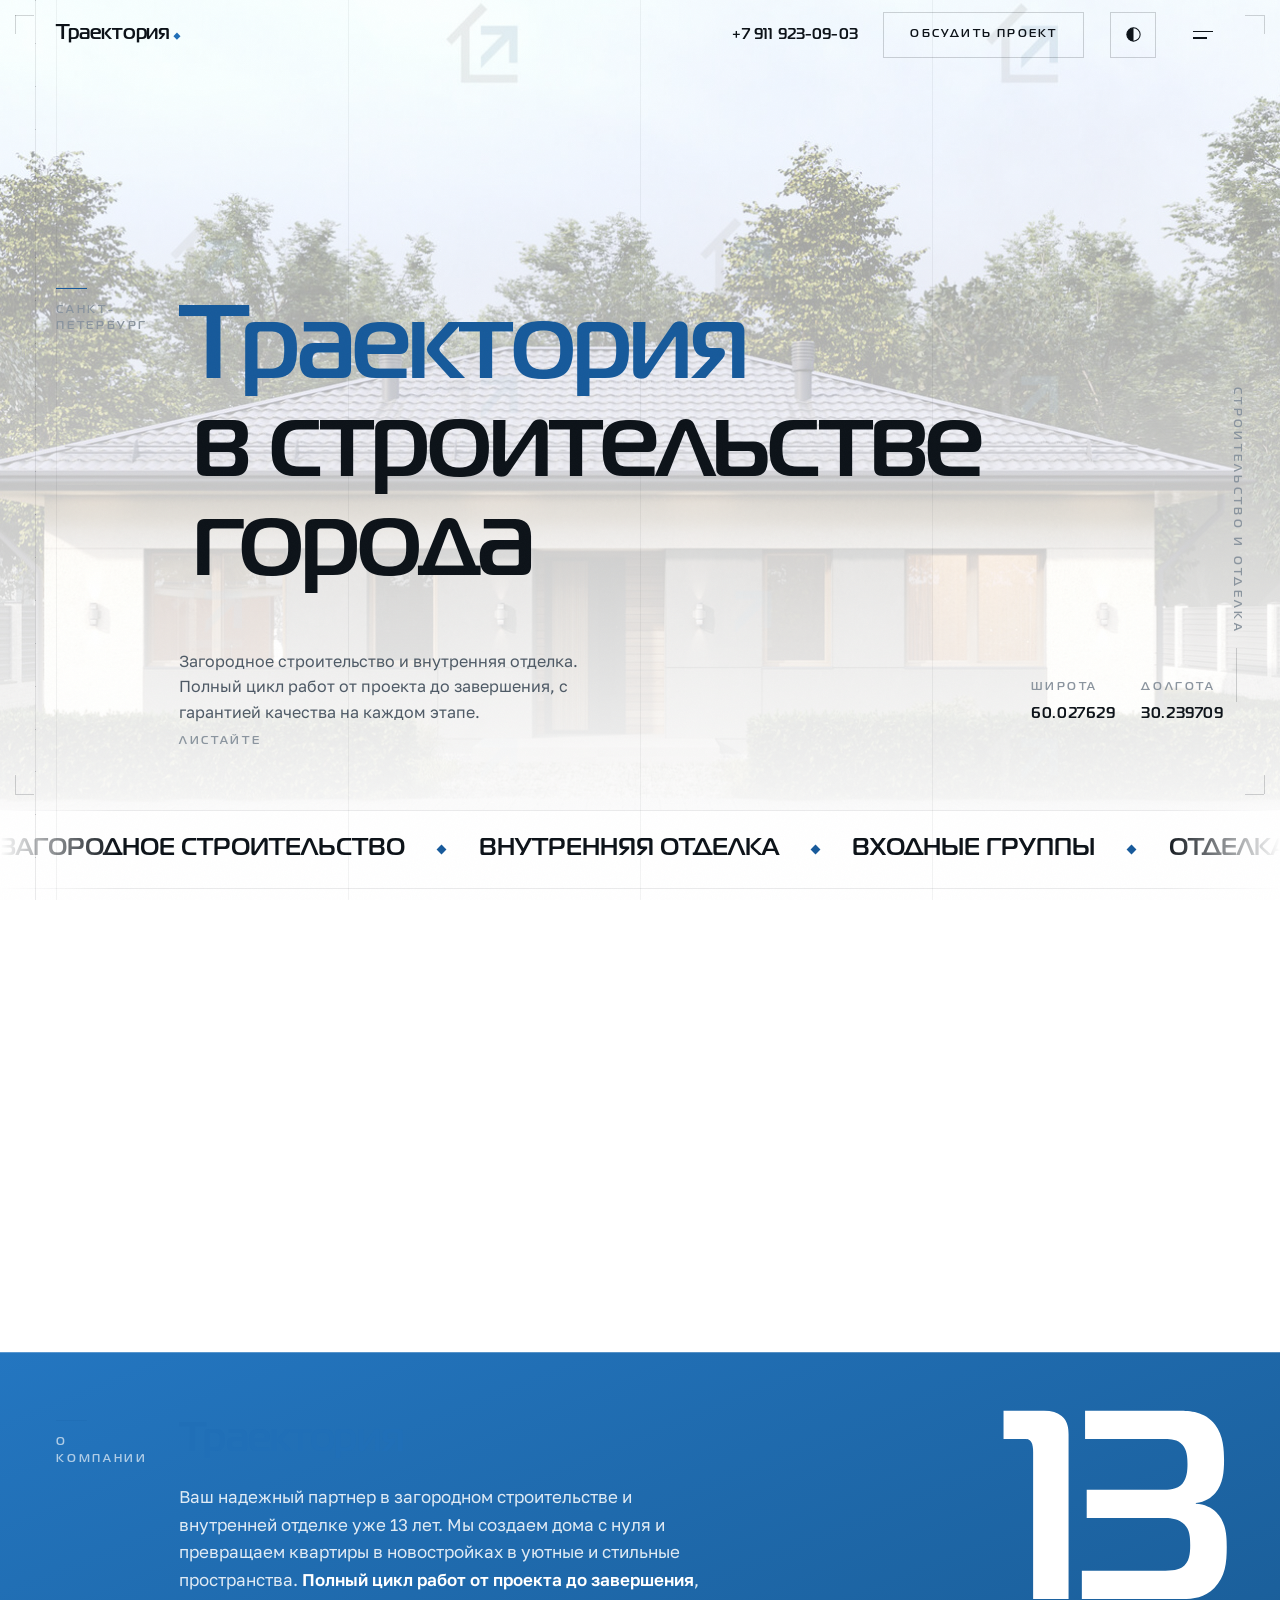
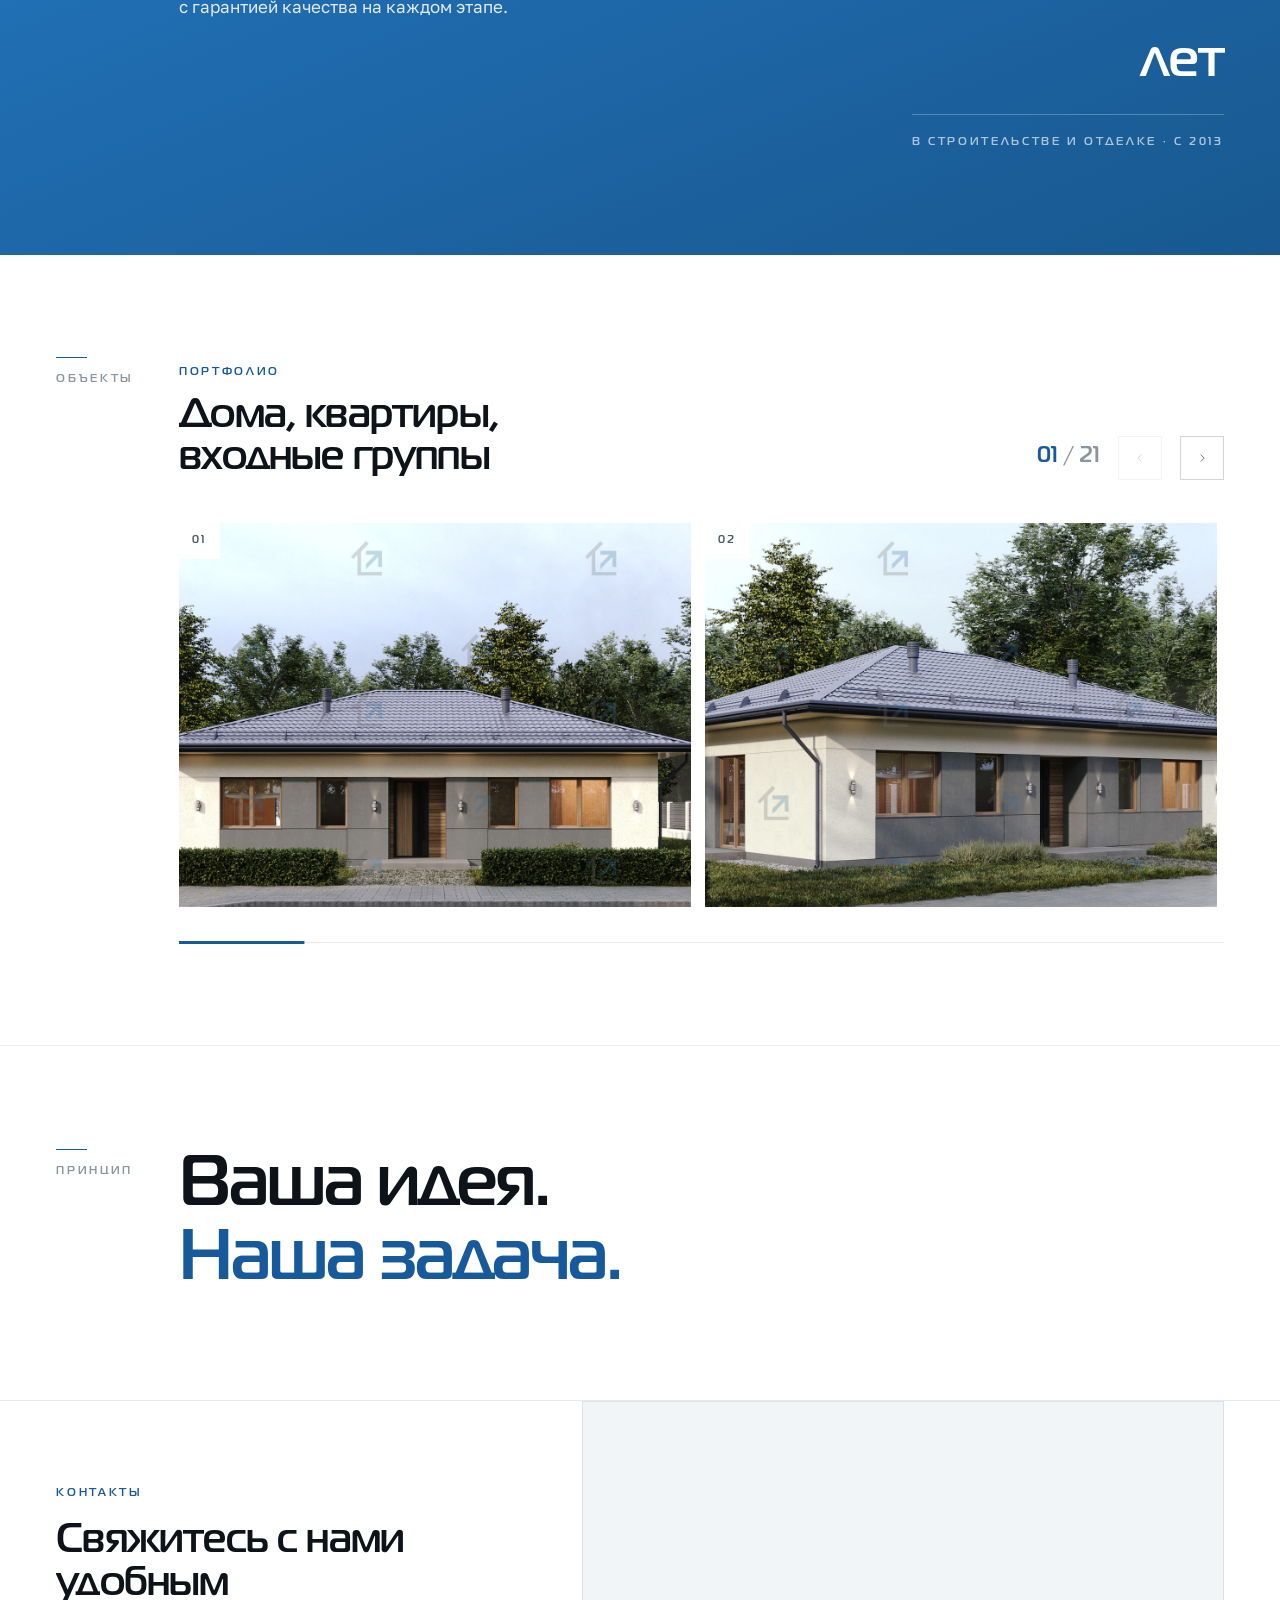
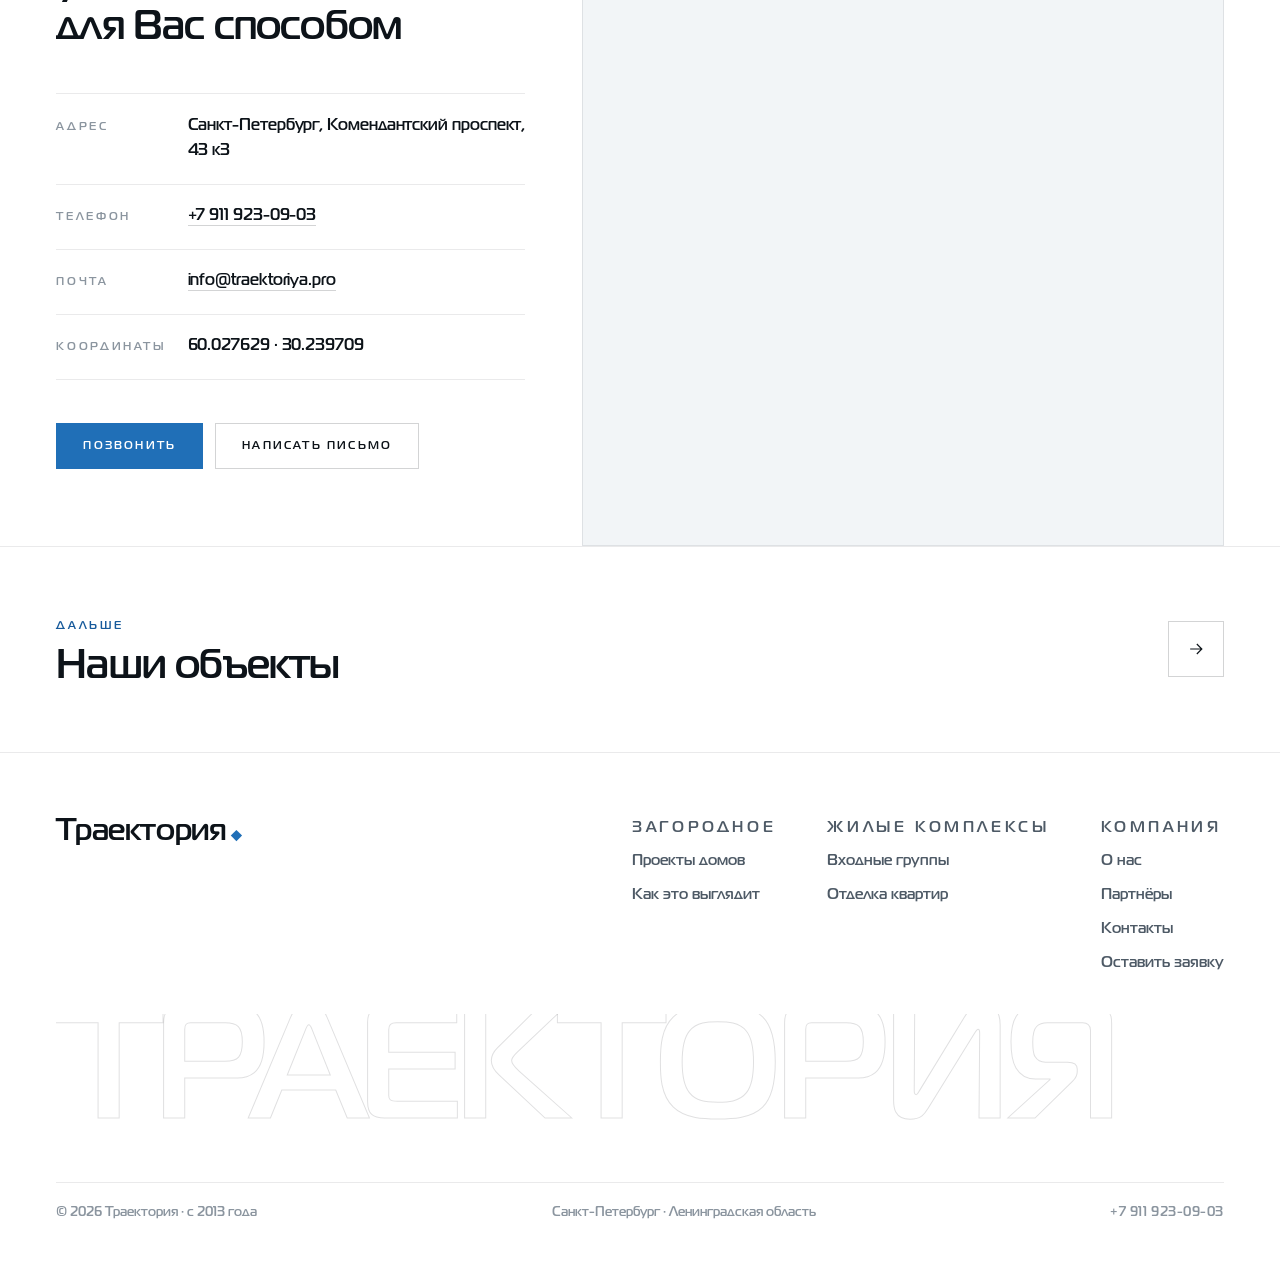
<file: index.html>
<!DOCTYPE html>
<html lang="ru" class="no-js">
<head>
<meta charset="utf-8">
<meta name="viewport" content="width=device-width, initial-scale=1, viewport-fit=cover">
<title>Траектория. Строительство и отделка</title>
<meta name="description" content="Траектория: загородное строительство и внутренняя отделка в Санкт-Петербурге и Ленинградской области. Полный цикл работ от проекта до завершения, с гарантией качества на каждом этапе. С 2013 года.">
<meta name="color-scheme" content="light dark">
<meta name="theme-color" content="#ffffff">
<script>(function(){var t;try{t=localStorage.getItem('tr-theme');}catch(e){}document.documentElement.setAttribute('data-theme',t==='dark'?'dark':'light');if(t==='dark'){var m=document.querySelector('meta[name="theme-color"]');if(m)m.setAttribute('content','#0e1216');}})();</script>
<link rel="icon" href="assets/img/brand/logo-dark.svg">
<meta property="og:type" content="website">
<meta property="og:title" content="Траектория. Строительство и отделка">
<meta property="og:description" content="Траектория: загородное строительство и внутренняя отделка в Санкт-Петербурге и Ленинградской области. Полный цикл работ от проекта до завершения, с гарантией качества на каждом этапе. С 2013 года.">
<meta property="og:image" content="https://traektoriya.pro/assets/img/home/shot-01.jpg">
<meta property="og:locale" content="ru_RU">
<link rel="preconnect" href="https://fonts.googleapis.com">
<link rel="preconnect" href="https://fonts.gstatic.com" crossorigin>
<link rel="stylesheet" href="https://fonts.googleapis.com/css2?family=Golos+Text:wght@400;500;600&display=swap">
<link rel="stylesheet" href="assets/site.css">
</head>
<body>
<script>document.documentElement.classList.replace('no-js','js');</script>

<a class="skip" href="#main">Перейти к содержанию</a>
<div class="rules" aria-hidden="true"><i></i></div>
<div class="grain" aria-hidden="true"></div>
<div class="cur" id="cur" aria-hidden="true"><span class="cur__t">ТЯНИ</span></div>
<div class="cur-dot" id="curDot" aria-hidden="true"></div>

<div class="load" id="load" role="status" aria-live="polite" aria-label="Загрузка">
  <div class="load__half load__half--t"></div>
  <div class="load__half load__half--b"></div>
  <div class="load__in">
    <div class="load__mark">ТРАЕКТОРИЯ</div>
    <div class="load__line"><i id="loadLine"></i></div>
    <div class="load__meta">
      <span class="label">Санкт-Петербург · Ленинградская область</span>
      <span class="load__pct"><span id="loadPct">00</span><sup>%</sup></span>
    </div>
  </div>
</div>

<div class="gauge" id="gauge" aria-hidden="true"><b id="gaugeFill"></b></div>

<header class="hdr" id="hdr">
  <div class="hdr__in">
    <a class="mark hdr__mark" href="index.html" aria-label="Траектория, на главную">Траектория</a>
    <nav class="hdr__nav" aria-label="Основное">
      <a class="hdr__tel mono" href="tel:+79119230903">+7 911 923-09-03</a>
      <a class="cta magnet" href="zayavka.html">Обсудить проект</a>
      <button class="tgl" id="theme" type="button" aria-label="Включить тёмную тему" aria-pressed="false">
        <svg viewBox="0 0 24 24" aria-hidden="true"><circle cx="12" cy="12" r="8.4"/><path d="M12 3.6a8.4 8.4 0 0 0 0 16.8z"/></svg>
      </button>
      <button class="burger" id="burger" type="button" aria-label="Открыть меню" aria-expanded="false" aria-controls="sheet">
        <i></i><i></i>
      </button>
    </nav>
  </div>
</header>

<div class="sheet" id="sheet" aria-hidden="true">
  <nav class="sheet__nav" aria-label="Разделы сайта">
    <div class="sheet__row"><a class="sheet__link" aria-current="page" href="index.html"><span>00</span>Главная</a></div>
    <div class="sheet__row"><a class="sheet__link" href="villageprojects.html"><span>З-01</span>Проекты домов</a></div>
    <div class="sheet__row"><a class="sheet__link" href="villagerealization.html"><span>З-02</span>Как это выглядит</a></div>
    <div class="sheet__row"><a class="sheet__link" href="projects.html"><span>Ж-01</span>ЖК: входные группы</a></div>
    <div class="sheet__row"><a class="sheet__link" href="otdelkajk.html"><span>Ж-02</span>ЖК: отделка квартир</a></div>
    <div class="sheet__row"><a class="sheet__link" href="partners.html"><span>П</span>Партнёры</a></div>
    <div class="sheet__row"><a class="sheet__link" href="about.html"><span>О</span>О компании</a></div>
    <div class="sheet__row"><a class="sheet__link" href="contacts.html"><span>К</span>Контакты</a></div>
  </nav>
  <div class="sheet__foot">
    <a class="mono" href="tel:+79119230903">+7 911 923-09-03</a>
    <a href="mailto:info@traektoriya.pro">info@traektoriya.pro</a>
    <span>Санкт-Петербург, Комендантский проспект, 43&nbsp;к3</span>
  </div>
</div>

<main id="main">

  <section class="phead phead--img" style="min-height:clamp(600px,90svh,940px);display:flex;align-items:flex-end;padding-bottom:clamp(36px,4.6vw,72px)">
    <div class="phead__bg" data-parallax aria-hidden="true" style="inset:-8% 0">
      <img src="assets/img/home/shot-01.jpg" alt="" data-hero-img fetchpriority="high" decoding="async" style="opacity:1">
    </div>
    <span class="marks" aria-hidden="true"></span>
    <span class="edge" aria-hidden="true">Строительство и отделка</span>
    <div class="phead__in wrap grid">
      <span class="label">Санкт-Петербург</span>
      <div>
        <h1 style="font-size:var(--d1);line-height:.94">
          <span class="l" style="--dl:0ms"><span style="color:var(--brand-lift)">Траектория</span></span>
          <span class="l" style="--dl:110ms"><span style="padding-left:.13em">в строительстве</span></span>
          <span class="l" style="--dl:220ms"><span style="padding-left:.13em">города</span></span>
        </h1>
        <div style="margin-top:clamp(30px,4vw,60px);display:flex;flex-wrap:wrap;align-items:flex-end;justify-content:space-between;gap:24px clamp(24px,4vw,64px)">
          <p class="phead__lead rv" style="--dl:120ms;margin:0;max-width:44ch">Загородное строительство и внутренняя отделка.
            Полный цикл работ от проекта до завершения, с гарантией качества на каждом этапе.</p>
          <div class="rv" style="--dl:220ms;display:flex;gap:clamp(16px,2vw,34px);align-items:flex-end">
            <div style="display:grid;gap:6px"><span class="label">Широта</span><b class="mono" style="font-family:var(--display);font-size:clamp(15px,1.15vw,19px)">60.027629</b></div>
            <div style="display:grid;gap:6px"><span class="label">Долгота</span><b class="mono" style="font-family:var(--display);font-size:clamp(15px,1.15vw,19px)">30.239709</b></div>
          </div>
        </div>
        <div class="cue rv" style="--dl:320ms"><i></i><span class="label">Листайте</span></div>
      </div>
    </div>
  </section>

  <div class="ticker" aria-hidden="true">
    <div class="ticker__row">
      <div class="ticker__set"><span>Загородное строительство</span><span>Внутренняя отделка</span><span>Входные группы</span><span>Отделка квартир</span><span>Полный цикл работ</span></div>
      <div class="ticker__set"><span>Загородное строительство</span><span>Внутренняя отделка</span><span>Входные группы</span><span>Отделка квартир</span><span>Полный цикл работ</span></div>
    </div>
  </div>

  <section class="section">
    <div class="wrap grid">
      <span class="label">Подход</span>
      <p class="rv" style="margin:0;font-family:var(--display);font-weight:700;font-size:var(--d2);line-height:1.04;letter-spacing:-.028em">У&nbsp;нас <span style="position:relative;display:inline-block;vertical-align:top"><span id="ghost" style="visibility:hidden;display:block"></span><span id="typed" style="position:absolute;inset:0;display:block;color:var(--brand-lift)"></span></span></p>
    </div>
  </section>

  <section class="section section--paper">
    <div class="wrap grid">
      <span class="label">О компании</span>
      <div style="display:grid;grid-template-columns:minmax(0,1fr) minmax(0,.86fr);gap:clamp(34px,5vw,90px);align-items:start">
        <div>
          <h2 style="margin:0 0 22px;font-family:var(--display);font-weight:700;font-size:var(--d3);line-height:1;letter-spacing:-.02em;color:var(--brand)"><span class="l"><span>Траектория</span></span></h2>
          <div class="article rv" style="--dl:90ms">
            <p>Ваш надежный партнер в загородном строительстве и внутренней отделке уже 13 лет.
            Мы создаем дома с нуля и превращаем квартиры в новостройках в уютные и стильные пространства.
            <strong>Полный цикл работ от проекта до завершения</strong>, с гарантией качества на каждом этапе.</p>
          </div>
        </div>
        <div class="fig rv" style="justify-self:end">
          <span class="fig__n" data-count="13">13</span>
          <span class="fig__u">лет</span>
          <div class="fig__rule"></div>
          <span class="label">В строительстве и отделке · с 2013</span>
        </div>
      </div>
    </div>
  </section>

  <section class="section" id="works">
    <div class="wrap grid">
      <span class="label">Объекты</span>
      <div>
        <div class="works__head">
          <div>
            <span class="label label--brand">Портфолио</span>
            <h2 style="margin:12px 0 0;font-family:var(--display);font-weight:700;font-size:var(--d3);line-height:1.04;letter-spacing:-.02em">
              <span class="l" style="--dl:0ms"><span>Дома, квартиры,</span></span>
              <span class="l" style="--dl:100ms"><span>входные группы</span></span>
            </h2>
          </div>
          <div class="works__ctrl">
            <span class="works__idx" id="wIdx" aria-live="polite"><b>01</b><span> / 21</span></span>
            <button class="arw" id="wPrev" type="button" aria-label="Предыдущий объект"><svg viewBox="0 0 24 24" aria-hidden="true"><path d="M15 4 7 12l8 8"/></svg></button>
            <button class="arw" id="wNext" type="button" aria-label="Следующий объект"><svg viewBox="0 0 24 24" aria-hidden="true"><path d="M9 4l8 8-8 8"/></svg></button>
          </div>
        </div>
        <div class="rail" id="rail" tabindex="0" role="region" aria-label="Лента объектов"></div>
        <div class="works__bar"><i id="wBar"></i></div>
      </div>
    </div>
  </section>

  <section class="section" style="border-top:1px solid var(--rule-soft)">
    <div class="wrap grid">
      <span class="label">Принцип</span>
      <h2 style="margin:0;font-family:var(--display);font-weight:700;font-size:var(--d2);line-height:1.04;letter-spacing:-.028em">
        <span class="l" style="--dl:0ms"><span>Ваша идея.</span></span>
        <span class="l" style="--dl:120ms"><span><em style="font-style:normal;color:var(--brand-lift)">Наша задача.</em></span></span>
      </h2>
    </div>
  </section>

  <section class="contact" id="contact">
    <div class="wrap">
      <div class="contact__grid">
        <div class="contact__panel">
          <span class="label label--brand">Контакты</span>
          <h2 class="contact__title">
            <span class="l" style="--dl:0ms"><span>Свяжитесь с нами удобным</span></span>
            <span class="l" style="--dl:100ms"><span>для Вас способом</span></span>
          </h2>
          <div class="rows rv">
            <div class="row"><span class="label">Адрес</span><span class="row__v">Санкт-Петербург, Комендантский проспект, 43&nbsp;к3</span></div>
            <div class="row"><span class="label">Телефон</span><span class="row__v mono"><a href="tel:+79119230903">+7 911 923-09-03</a></span></div>
            <div class="row"><span class="label">Почта</span><span class="row__v"><a href="mailto:info@traektoriya.pro">info@traektoriya.pro</a></span></div>
            <div class="row"><span class="label">Координаты</span><span class="row__v mono">60.027629 · 30.239709</span></div>
          </div>
          <div class="contact__cta rv" style="--dl:90ms">
            <a class="cta cta--solid magnet" href="tel:+79119230903">Позвонить</a>
            <a class="cta magnet" href="mailto:info@traektoriya.pro">Написать письмо</a>
          </div>
        </div>
        <div class="contact__map">
          <iframe loading="lazy" title="Карта: Санкт-Петербург, Комендантский проспект, 43 к3"
            src="https://yandex.ru/map-widget/v1/?ll=30.239709%2C60.027629&amp;z=16&amp;pt=30.239709,60.027629,pm2blm"></iframe>
        </div>
      </div>
    </div>
  </section>

  <a class="next" href="projects.html">
    <div class="wrap next__in">
      <div>
        <span class="label label--brand">Дальше</span>
        <div class="next__t" style="margin-top:10px">Наши объекты</div>
      </div>
      <span class="next__a" aria-hidden="true">
        <svg viewBox="0 0 24 24"><path d="M5 12h14M13 6l6 6-6 6"/></svg>
      </span>
    </div>
  </a>
</main>

<footer class="ftr">
  <div class="wrap">
    <div class="ftr__top">
      <a class="mark ftr__mark-a" href="index.html" aria-label="Траектория, на главную">Траектория</a>
      <div class="ftr__cols">
        <div class="ftr__col">
          <span class="label">Загородное</span>
          <a href="villageprojects.html">Проекты домов</a>
          <a href="villagerealization.html">Как это выглядит</a>
        </div>
        <div class="ftr__col">
          <span class="label">Жилые комплексы</span>
          <a href="projects.html">Входные группы</a>
          <a href="otdelkajk.html">Отделка квартир</a>
        </div>
        <div class="ftr__col">
          <span class="label">Компания</span>
          <a href="about.html">О нас</a>
          <a href="partners.html">Партнёры</a>
          <a href="contacts.html">Контакты</a>
          <a href="zayavka.html">Оставить заявку</a>
        </div>
      </div>
    </div>
    <div class="ftr__mark" aria-hidden="true">ТРАЕКТОРИЯ</div>
    <div class="ftr__bot">
      <span>© <span id="yr">2026</span> Траектория · с 2013 года</span>
      <span>Санкт-Петербург · Ленинградская область</span>
      <a class="mono" href="tel:+79119230903">+7 911 923-09-03</a>
    </div>
  </div>
</footer>

<div class="dock" id="dock">
  <div class="dock__in">
    <a class="cta cta--solid" href="tel:+79119230903">Позвонить</a>
    <a class="cta" href="zayavka.html">Заявка</a>
  </div>
</div>

<div class="modal" id="modal" role="dialog" aria-modal="true" aria-labelledby="modalTitle" aria-hidden="true">
  <div class="modal__veil" data-modal-close></div>
  <div class="modal__box" role="document">
    <button class="modal__x" type="button" data-modal-close aria-label="Закрыть">
      <svg viewBox="0 0 24 24" aria-hidden="true"><path d="M5 5l14 14M19 5L5 19"/></svg>
    </button>
    <div class="modal__in">
      <span class="label label--brand" id="modalKicker">Заявка</span>
      <h2 class="modal__t" id="modalTitle">Обсудим ваш проект</h2>
      <p class="modal__lead" id="modalLead">Оставьте телефон, перезвоним и уточним задачу. Это ни к чему не обязывает.</p>

      <form class="form form--tight" data-form novalidate>
        <div class="two">
          <div class="field">
            <label>Как к вам обращаться</label>
            <input name="name" type="text" autocomplete="name" placeholder="Имя">
          </div>
          <div class="field">
            <label>Телефон</label>
            <input name="tel" type="tel" autocomplete="tel" required placeholder="+7">
          </div>
        </div>
        <div class="field">
          <label>Направление</label>
          <select name="kind">
            <option>Строительство загородного дома</option>
            <option>Отделка квартиры в новостройке</option>
            <option>Входные группы в жилом комплексе</option>
            <option>Внутренняя отделка дома</option>
            <option>Пока не определился</option>
          </select>
        </div>
        <input name="proj" type="hidden" value="">
        <div class="field">
          <label>Коротко о задаче</label>
          <textarea name="msg" rows="3" placeholder="Участок, площадь, сроки, бюджет: всё, что уже понятно"></textarea>
        </div>
        <label class="agree">
          <input name="ok" type="checkbox" required>
          <span>Согласен на обработку персональных данных в соответствии с
            <a href="#" data-policy>политикой обработки</a>.</span>
        </label>
        <button class="cta cta--solid form__send magnet" type="submit">Отправить заявку</button>
        <p class="form__note" data-note>Перезваниваем в рабочее время. Если срочно, быстрее позвонить: <a class="mono" href="tel:+79119230903">+7 911 923-09-03</a>.</p>
      </form>

      <div class="thanks" data-done role="status">
        <span class="tick" aria-hidden="true">
          <svg viewBox="0 0 52 52"><circle class="tick__o" cx="26" cy="26" r="23"/><path class="tick__c" d="M15 27l8 8 15-16"/></svg>
        </span>
        <h3>Спасибо, заявка у нас</h3>
        <p>Перезвоним на указанный номер. Если нужно быстрее — <a class="mono" href="tel:+79119230903">+7 911 923-09-03</a>.</p>
        <button class="cta magnet" type="button" data-modal-close>Закрыть</button>
      </div>
    </div>
  </div>
</div>

<div class="lb" id="lb" role="dialog" aria-modal="true" aria-label="Просмотр объекта">
  <div class="lb__bar">
    <span class="lb__title" id="lbTitle"></span>
    <button class="lb__x" id="lbX" type="button" aria-label="Закрыть">
      <svg viewBox="0 0 24 24" aria-hidden="true"><path d="M5 5l14 14M19 5L5 19"/></svg>
    </button>
  </div>
  <div class="lb__fig"><img id="lbImg" alt=""></div>
  <div class="lb__nav">
    <button class="arw" id="lbPrev" type="button" aria-label="Предыдущее фото">
      <svg viewBox="0 0 24 24" aria-hidden="true"><path d="M15 4 7 12l8 8"/></svg>
    </button>
    <span class="lb__idx" id="lbIdx">01 / 01</span>
    <button class="arw" id="lbNext" type="button" aria-label="Следующее фото">
      <svg viewBox="0 0 24 24" aria-hidden="true"><path d="M9 4l8 8-8 8"/></svg>
    </button>
  </div>
</div>

<script type="application/ld+json">
{"@context":"https://schema.org","@type":"GeneralContractor","name":"Траектория",
"url":"https://traektoriya.pro/","telephone":"+7 911 923-09-03","email":"info@traektoriya.pro","foundingDate":"2013",
"address":{"@type":"PostalAddress","streetAddress":"Комендантский проспект, 43 к3","addressLocality":"Санкт-Петербург","addressCountry":"RU"},
"geo":{"@type":"GeoCoordinates","latitude":60.027629,"longitude":30.239709},
"areaServed":["Санкт-Петербург","Ленинградская область"]}
</script>

<script>
window.SHOTS=["assets/img/home/shot-01.jpg", "assets/img/home/shot-02.jpg", "assets/img/home/shot-03.jpg", "assets/img/home/shot-04.jpg", "assets/img/home/shot-05.jpg", "assets/img/home/shot-06.jpg", "assets/img/home/shot-07.jpg", "assets/img/home/shot-08.jpg", "assets/img/home/shot-09.jpg", "assets/img/home/shot-10.jpg", "assets/img/home/shot-11.jpg", "assets/img/home/shot-12.jpg", "assets/img/home/shot-13.jpg", "assets/img/home/shot-14.jpg", "assets/img/home/shot-15.jpg", "assets/img/home/shot-16.jpg", "assets/img/home/shot-17.jpg", "assets/img/home/shot-18.jpg", "assets/img/home/shot-19.jpg", "assets/img/home/shot-20.jpg", "assets/img/home/shot-21.jpg"];
window.PHRASES=["полный цикл работ", "свой проект и своя бригада", "дома под ключ", "отделка квартир в новостройках", "гарантия на каждом этапе"];
</script>
<script src="assets/site.js"></script>
</body>
</html>
</file>
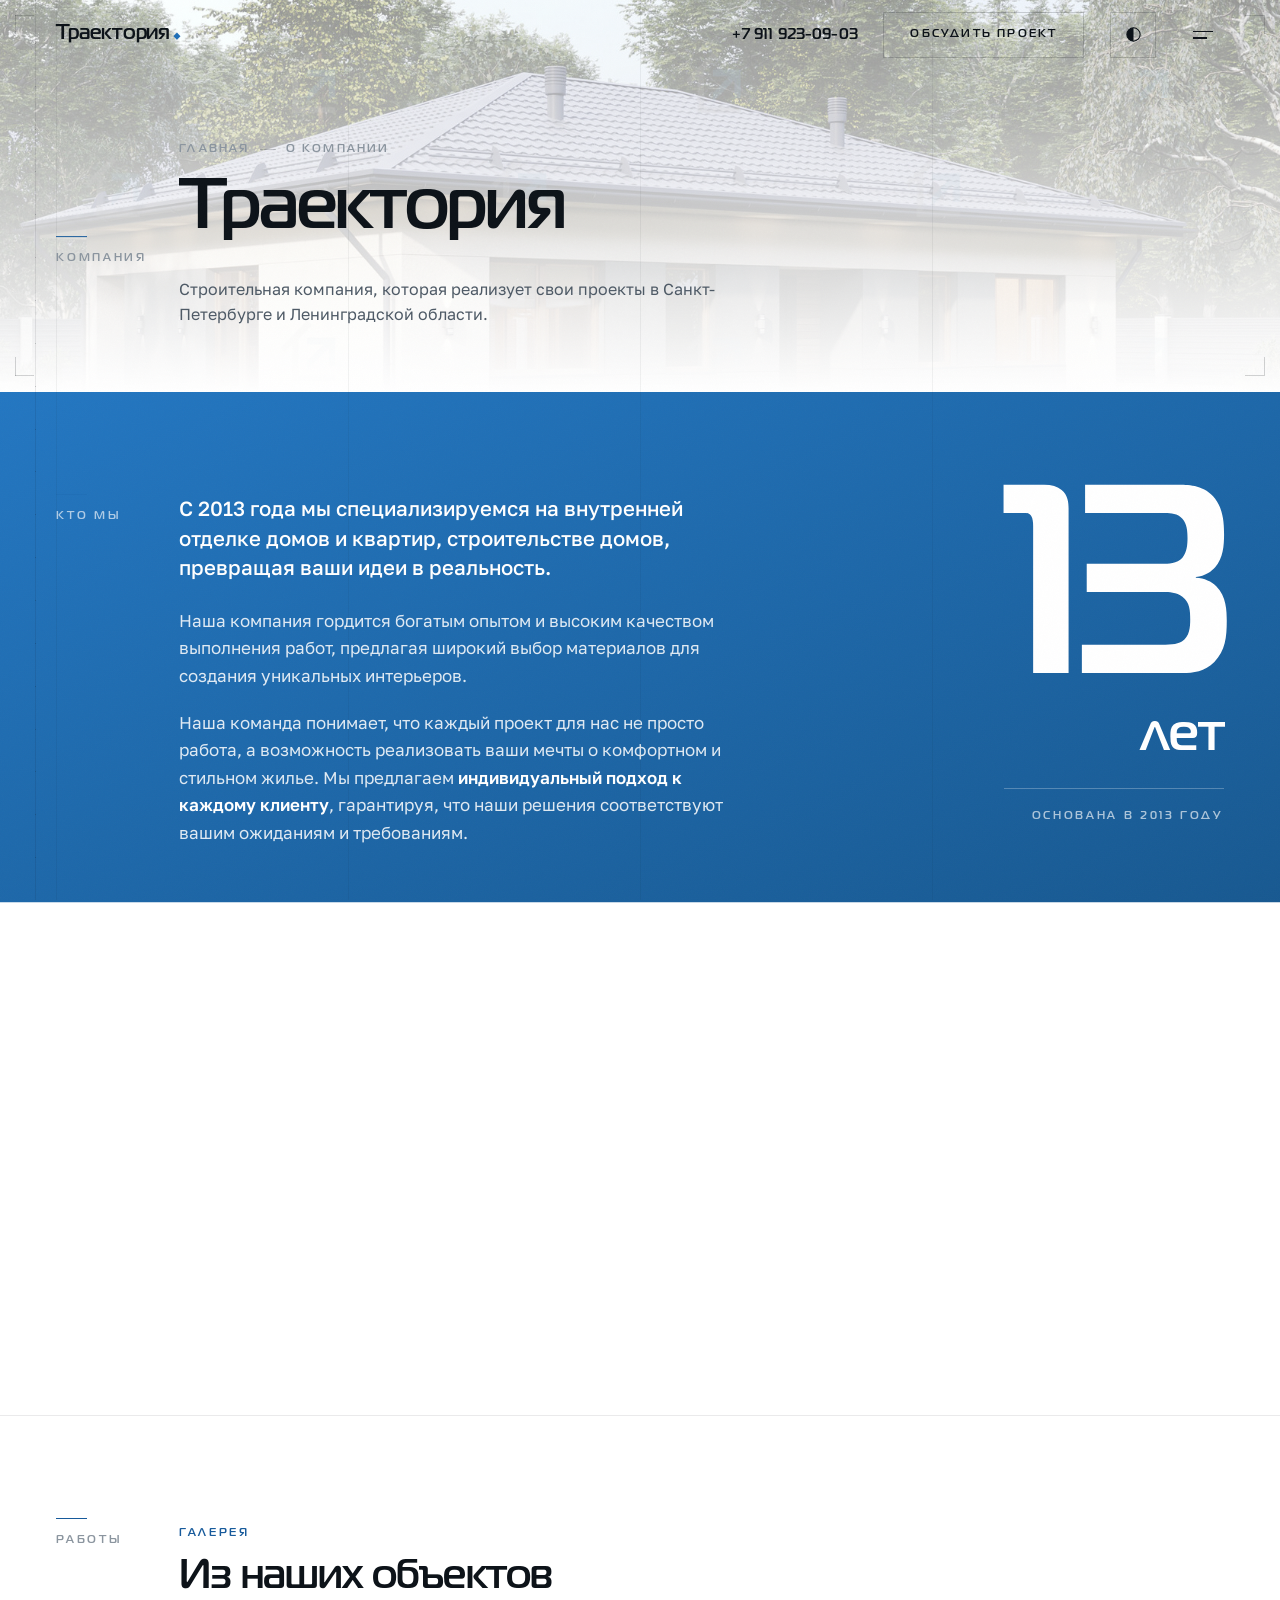
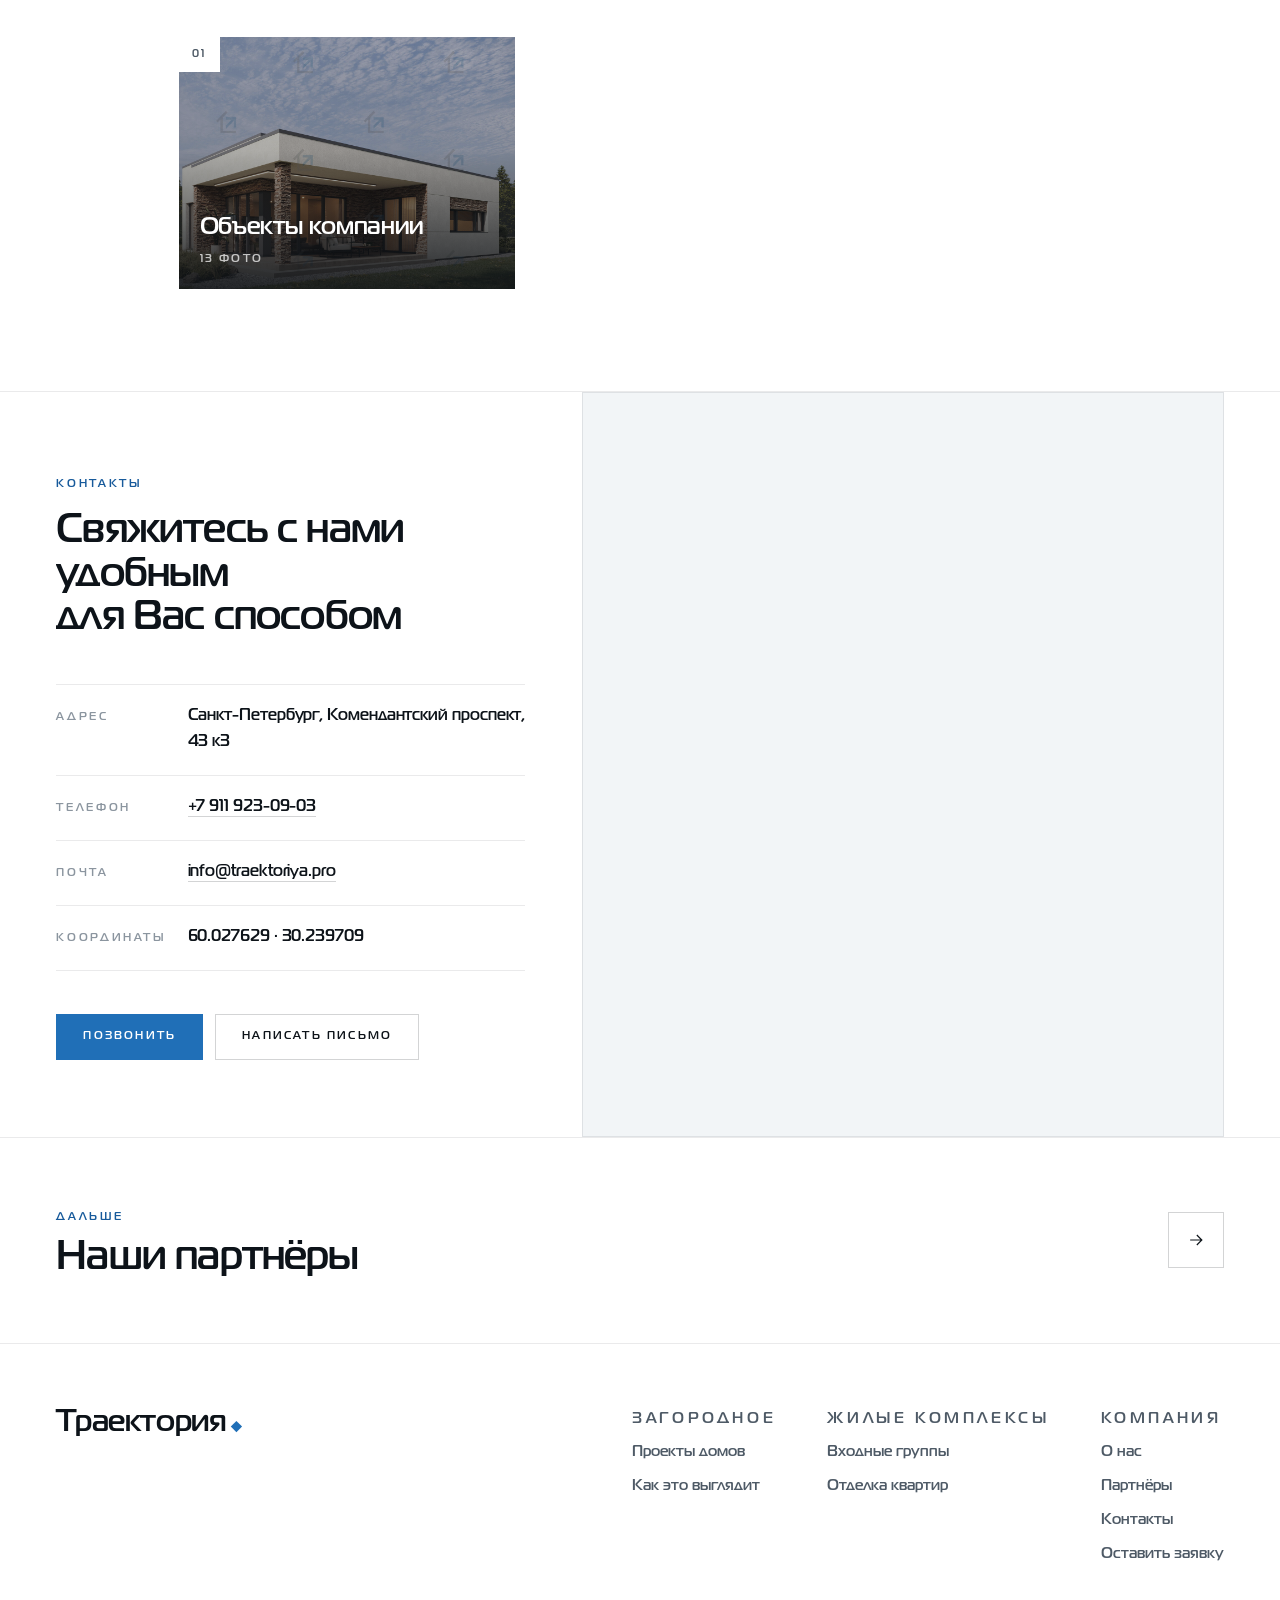
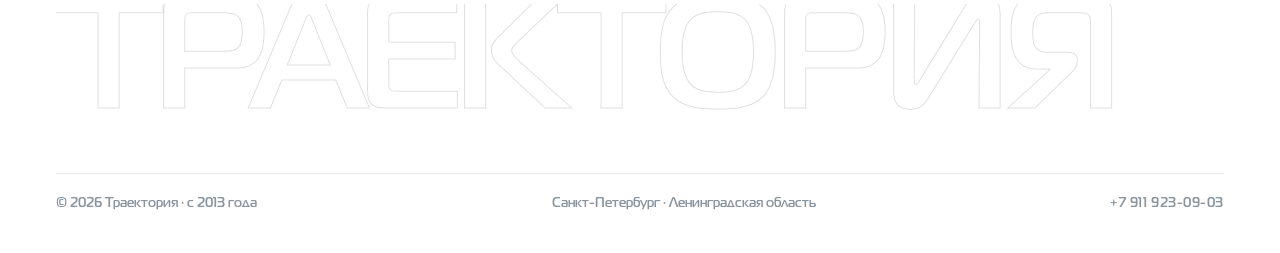
<file: about.html>
<!DOCTYPE html>
<html lang="ru" class="no-js">
<head>
<meta charset="utf-8">
<meta name="viewport" content="width=device-width, initial-scale=1, viewport-fit=cover">
<title>О компании | Траектория</title>
<meta name="description" content="«Траектория»: строительная компания, основанная в 2013 году. Реализует проекты в Санкт-Петербурге и Ленинградской области.">
<meta name="color-scheme" content="light dark">
<meta name="theme-color" content="#ffffff">
<script>(function(){var t;try{t=localStorage.getItem('tr-theme');}catch(e){}document.documentElement.setAttribute('data-theme',t==='dark'?'dark':'light');if(t==='dark'){var m=document.querySelector('meta[name="theme-color"]');if(m)m.setAttribute('content','#0e1216');}})();</script>
<link rel="icon" href="assets/img/brand/logo-dark.svg">
<meta property="og:type" content="website">
<meta property="og:title" content="О компании | Траектория">
<meta property="og:description" content="«Траектория»: строительная компания, основанная в 2013 году. Реализует проекты в Санкт-Петербурге и Ленинградской области.">
<meta property="og:image" content="https://traektoriya.pro/assets/img/about/about-01.jpg">
<meta property="og:locale" content="ru_RU">
<link rel="preconnect" href="https://fonts.googleapis.com">
<link rel="preconnect" href="https://fonts.gstatic.com" crossorigin>
<link rel="stylesheet" href="https://fonts.googleapis.com/css2?family=Golos+Text:wght@400;500;600&display=swap">
<link rel="stylesheet" href="assets/site.css">
</head>
<body>
<script>document.documentElement.classList.replace('no-js','js');</script>

<a class="skip" href="#main">Перейти к содержанию</a>
<div class="rules" aria-hidden="true"><i></i></div>
<div class="grain" aria-hidden="true"></div>
<div class="cur" id="cur" aria-hidden="true"><span class="cur__t">ТЯНИ</span></div>
<div class="cur-dot" id="curDot" aria-hidden="true"></div>

<div class="load" id="load" role="status" aria-live="polite" aria-label="Загрузка">
  <div class="load__half load__half--t"></div>
  <div class="load__half load__half--b"></div>
  <div class="load__in">
    <div class="load__mark">ТРАЕКТОРИЯ</div>
    <div class="load__line"><i id="loadLine"></i></div>
    <div class="load__meta">
      <span class="label">Санкт-Петербург · Ленинградская область</span>
      <span class="load__pct"><span id="loadPct">00</span><sup>%</sup></span>
    </div>
  </div>
</div>

<div class="gauge" id="gauge" aria-hidden="true"><b id="gaugeFill"></b></div>

<header class="hdr" id="hdr">
  <div class="hdr__in">
    <a class="mark hdr__mark" href="index.html" aria-label="Траектория, на главную">Траектория</a>
    <nav class="hdr__nav" aria-label="Основное">
      <a class="hdr__tel mono" href="tel:+79119230903">+7 911 923-09-03</a>
      <a class="cta magnet" href="zayavka.html">Обсудить проект</a>
      <button class="tgl" id="theme" type="button" aria-label="Включить тёмную тему" aria-pressed="false">
        <svg viewBox="0 0 24 24" aria-hidden="true"><circle cx="12" cy="12" r="8.4"/><path d="M12 3.6a8.4 8.4 0 0 0 0 16.8z"/></svg>
      </button>
      <button class="burger" id="burger" type="button" aria-label="Открыть меню" aria-expanded="false" aria-controls="sheet">
        <i></i><i></i>
      </button>
    </nav>
  </div>
</header>

<div class="sheet" id="sheet" aria-hidden="true">
  <nav class="sheet__nav" aria-label="Разделы сайта">
    <div class="sheet__row"><a class="sheet__link" href="index.html"><span>00</span>Главная</a></div>
    <div class="sheet__row"><a class="sheet__link" href="villageprojects.html"><span>З-01</span>Проекты домов</a></div>
    <div class="sheet__row"><a class="sheet__link" href="villagerealization.html"><span>З-02</span>Как это выглядит</a></div>
    <div class="sheet__row"><a class="sheet__link" href="projects.html"><span>Ж-01</span>ЖК: входные группы</a></div>
    <div class="sheet__row"><a class="sheet__link" href="otdelkajk.html"><span>Ж-02</span>ЖК: отделка квартир</a></div>
    <div class="sheet__row"><a class="sheet__link" href="partners.html"><span>П</span>Партнёры</a></div>
    <div class="sheet__row"><a class="sheet__link" aria-current="page" href="about.html"><span>О</span>О компании</a></div>
    <div class="sheet__row"><a class="sheet__link" href="contacts.html"><span>К</span>Контакты</a></div>
  </nav>
  <div class="sheet__foot">
    <a class="mono" href="tel:+79119230903">+7 911 923-09-03</a>
    <a href="mailto:info@traektoriya.pro">info@traektoriya.pro</a>
    <span>Санкт-Петербург, Комендантский проспект, 43&nbsp;к3</span>
  </div>
</div>

<main id="main">
  <section class="phead phead--img">
    <div class="phead__bg" aria-hidden="true"><img src="assets/img/about/about-01.jpg" alt="" loading="eager" decoding="async" data-hero-img></div>
    <span class="marks" aria-hidden="true"></span>
    <div class="phead__in wrap grid">
      <span class="label">Компания</span>
      <div>
        <div class="crumbs rv"><a href="index.html">Главная</a><i></i><span>О компании</span></div>
        <h1>
          <span class="l" style="--dl:0ms"><span>Траектория</span></span>
        </h1>
        <p class="phead__lead rv" style="--dl:120ms">Строительная компания, которая реализует свои проекты в Санкт-Петербурге и Ленинградской области.</p>
      </div>
    </div>
  </section>

  <section class="section section--paper">
    <div class="wrap grid">
      <span class="label">Кто мы</span>
      <div style="display:grid;grid-template-columns:minmax(0,1.15fr) minmax(0,.85fr);gap:clamp(34px,5vw,90px);align-items:start">
        <div class="article">
          <p class="lede rv">С 2013 года мы специализируемся на внутренней отделке домов и квартир,
            строительстве домов, превращая ваши идеи в реальность.</p>
          <p class="rv" style="--dl:80ms">Наша компания гордится богатым опытом и высоким качеством выполнения работ,
            предлагая широкий выбор материалов для создания уникальных интерьеров.</p>
          <p class="rv" style="--dl:140ms">Наша команда понимает, что каждый проект для нас не просто работа,
            а возможность реализовать ваши мечты о комфортном и стильном жилье. Мы предлагаем
            <strong>индивидуальный подход к каждому клиенту</strong>, гарантируя, что наши решения
            соответствуют вашим ожиданиям и требованиям.</p>
        </div>
        <div class="fig rv" style="justify-self:end">
          <span class="fig__n" data-count="13">13</span>
          <span class="fig__u">лет</span>
          <div class="fig__rule"></div>
          <span class="label">Основана в 2013 году</span>
        </div>
      </div>
    </div>
  </section>

  <section class="section">
    <div class="wrap grid">
      <span class="label">Коротко</span>
      <div class="facts">
        <div class="fact rv"><span class="label">Основана</span><span class="fact__v">2013 год</span></div>
        <div class="fact rv"><span class="label">География</span><span class="fact__v">Санкт-Петербург и Ленинградская область</span></div>
        <div class="fact rv"><span class="label">Направления</span><span class="fact__v">Загородное строительство · внутренняя отделка домов и квартир · входные группы в ЖК</span></div>
        <div class="fact rv"><span class="label">Объём работ</span><span class="fact__v">Полный цикл: от проекта до завершения, с гарантией качества на каждом этапе</span></div>
      </div>
    </div>
  </section>

  <section class="section" style="border-top:1px solid var(--rule-soft)">
    <div class="wrap grid">
      <span class="label">Работы</span>
      <div>
        <div class="shead"><span class="label label--brand">Галерея</span>
          <h2><span class="l"><span>Из наших объектов</span></span></h2></div>
      <div class="cards">
        <button class="card rv" data-gal="about_gal" type="button" style="--dl:0ms">
          <span class="card__img"><img src="assets/img/about/about-02.jpg" alt="Объекты компании" loading="lazy" decoding="async"></span>
          <span class="card__veil"></span>
          <span class="card__no">01</span>
          <span class="card__go" aria-hidden="true">
            <svg viewBox="0 0 24 24"><path d="M7 17 17 7M9 7h8v8"/></svg>
          </span>
          <span class="card__body">
            <span class="card__name">Объекты компании</span>
            <span class="card__meta">13 фото</span>
          </span>
        </button>
      </div>
      </div>
    </div>
  </section>

  <section class="contact" id="contact">
    <div class="wrap">
      <div class="contact__grid">
        <div class="contact__panel">
          <span class="label label--brand">Контакты</span>
          <h2 class="contact__title">
            <span class="l" style="--dl:0ms"><span>Свяжитесь с нами удобным</span></span>
            <span class="l" style="--dl:100ms"><span>для Вас способом</span></span>
          </h2>
          <div class="rows rv">
            <div class="row"><span class="label">Адрес</span><span class="row__v">Санкт-Петербург, Комендантский проспект, 43&nbsp;к3</span></div>
            <div class="row"><span class="label">Телефон</span><span class="row__v mono"><a href="tel:+79119230903">+7 911 923-09-03</a></span></div>
            <div class="row"><span class="label">Почта</span><span class="row__v"><a href="mailto:info@traektoriya.pro">info@traektoriya.pro</a></span></div>
            <div class="row"><span class="label">Координаты</span><span class="row__v mono">60.027629 · 30.239709</span></div>
          </div>
          <div class="contact__cta rv" style="--dl:90ms">
            <a class="cta cta--solid magnet" href="tel:+79119230903">Позвонить</a>
            <a class="cta magnet" href="mailto:info@traektoriya.pro">Написать письмо</a>
          </div>
        </div>
        <div class="contact__map">
          <iframe loading="lazy" title="Карта: Санкт-Петербург, Комендантский проспект, 43 к3"
            src="https://yandex.ru/map-widget/v1/?ll=30.239709%2C60.027629&amp;z=16&amp;pt=30.239709,60.027629,pm2blm"></iframe>
        </div>
      </div>
    </div>
  </section>

  <a class="next" href="partners.html">
    <div class="wrap next__in">
      <div>
        <span class="label label--brand">Дальше</span>
        <div class="next__t" style="margin-top:10px">Наши партнёры</div>
      </div>
      <span class="next__a" aria-hidden="true">
        <svg viewBox="0 0 24 24"><path d="M5 12h14M13 6l6 6-6 6"/></svg>
      </span>
    </div>
  </a>
</main>

<footer class="ftr">
  <div class="wrap">
    <div class="ftr__top">
      <a class="mark ftr__mark-a" href="index.html" aria-label="Траектория, на главную">Траектория</a>
      <div class="ftr__cols">
        <div class="ftr__col">
          <span class="label">Загородное</span>
          <a href="villageprojects.html">Проекты домов</a>
          <a href="villagerealization.html">Как это выглядит</a>
        </div>
        <div class="ftr__col">
          <span class="label">Жилые комплексы</span>
          <a href="projects.html">Входные группы</a>
          <a href="otdelkajk.html">Отделка квартир</a>
        </div>
        <div class="ftr__col">
          <span class="label">Компания</span>
          <a href="about.html">О нас</a>
          <a href="partners.html">Партнёры</a>
          <a href="contacts.html">Контакты</a>
          <a href="zayavka.html">Оставить заявку</a>
        </div>
      </div>
    </div>
    <div class="ftr__mark" aria-hidden="true">ТРАЕКТОРИЯ</div>
    <div class="ftr__bot">
      <span>© <span id="yr">2026</span> Траектория · с 2013 года</span>
      <span>Санкт-Петербург · Ленинградская область</span>
      <a class="mono" href="tel:+79119230903">+7 911 923-09-03</a>
    </div>
  </div>
</footer>

<div class="dock" id="dock">
  <div class="dock__in">
    <a class="cta cta--solid" href="tel:+79119230903">Позвонить</a>
    <a class="cta" href="zayavka.html">Заявка</a>
  </div>
</div>

<div class="modal" id="modal" role="dialog" aria-modal="true" aria-labelledby="modalTitle" aria-hidden="true">
  <div class="modal__veil" data-modal-close></div>
  <div class="modal__box" role="document">
    <button class="modal__x" type="button" data-modal-close aria-label="Закрыть">
      <svg viewBox="0 0 24 24" aria-hidden="true"><path d="M5 5l14 14M19 5L5 19"/></svg>
    </button>
    <div class="modal__in">
      <span class="label label--brand" id="modalKicker">Заявка</span>
      <h2 class="modal__t" id="modalTitle">Обсудим ваш проект</h2>
      <p class="modal__lead" id="modalLead">Оставьте телефон, перезвоним и уточним задачу. Это ни к чему не обязывает.</p>

      <form class="form form--tight" data-form novalidate>
        <div class="two">
          <div class="field">
            <label>Как к вам обращаться</label>
            <input name="name" type="text" autocomplete="name" placeholder="Имя">
          </div>
          <div class="field">
            <label>Телефон</label>
            <input name="tel" type="tel" autocomplete="tel" required placeholder="+7">
          </div>
        </div>
        <div class="field">
          <label>Направление</label>
          <select name="kind">
            <option>Строительство загородного дома</option>
            <option>Отделка квартиры в новостройке</option>
            <option>Входные группы в жилом комплексе</option>
            <option>Внутренняя отделка дома</option>
            <option>Пока не определился</option>
          </select>
        </div>
        <input name="proj" type="hidden" value="">
        <div class="field">
          <label>Коротко о задаче</label>
          <textarea name="msg" rows="3" placeholder="Участок, площадь, сроки, бюджет: всё, что уже понятно"></textarea>
        </div>
        <label class="agree">
          <input name="ok" type="checkbox" required>
          <span>Согласен на обработку персональных данных в соответствии с
            <a href="#" data-policy>политикой обработки</a>.</span>
        </label>
        <button class="cta cta--solid form__send magnet" type="submit">Отправить заявку</button>
        <p class="form__note" data-note>Перезваниваем в рабочее время. Если срочно, быстрее позвонить: <a class="mono" href="tel:+79119230903">+7 911 923-09-03</a>.</p>
      </form>

      <div class="thanks" data-done role="status">
        <span class="tick" aria-hidden="true">
          <svg viewBox="0 0 52 52"><circle class="tick__o" cx="26" cy="26" r="23"/><path class="tick__c" d="M15 27l8 8 15-16"/></svg>
        </span>
        <h3>Спасибо, заявка у нас</h3>
        <p>Перезвоним на указанный номер. Если нужно быстрее — <a class="mono" href="tel:+79119230903">+7 911 923-09-03</a>.</p>
        <button class="cta magnet" type="button" data-modal-close>Закрыть</button>
      </div>
    </div>
  </div>
</div>

<div class="lb" id="lb" role="dialog" aria-modal="true" aria-label="Просмотр объекта">
  <div class="lb__bar">
    <span class="lb__title" id="lbTitle"></span>
    <button class="lb__x" id="lbX" type="button" aria-label="Закрыть">
      <svg viewBox="0 0 24 24" aria-hidden="true"><path d="M5 5l14 14M19 5L5 19"/></svg>
    </button>
  </div>
  <div class="lb__fig"><img id="lbImg" alt=""></div>
  <div class="lb__nav">
    <button class="arw" id="lbPrev" type="button" aria-label="Предыдущее фото">
      <svg viewBox="0 0 24 24" aria-hidden="true"><path d="M15 4 7 12l8 8"/></svg>
    </button>
    <span class="lb__idx" id="lbIdx">01 / 01</span>
    <button class="arw" id="lbNext" type="button" aria-label="Следующее фото">
      <svg viewBox="0 0 24 24" aria-hidden="true"><path d="M9 4l8 8-8 8"/></svg>
    </button>
  </div>
</div>

<script type="application/ld+json">
{"@context":"https://schema.org","@type":"GeneralContractor","name":"Траектория",
"url":"https://traektoriya.pro/","telephone":"+7 911 923-09-03","email":"info@traektoriya.pro","foundingDate":"2013",
"address":{"@type":"PostalAddress","streetAddress":"Комендантский проспект, 43 к3","addressLocality":"Санкт-Петербург","addressCountry":"RU"},
"geo":{"@type":"GeoCoordinates","latitude":60.027629,"longitude":30.239709},
"areaServed":["Санкт-Петербург","Ленинградская область"]}
</script>

<script>
window.GALLERIES={"about_gal": {"title": "Объекты Траектории", "imgs": ["assets/img/about/about-01.jpg", "assets/img/about/about-02.jpg", "assets/img/about/about-03.jpg", "assets/img/about/about-04.jpg", "assets/img/about/about-05.jpg", "assets/img/village/obj-01.jpg", "assets/img/village/obj-02.jpg", "assets/img/village/obj-03.jpg", "assets/img/village/obj-04.jpg", "assets/img/village/obj-05.jpg", "assets/img/village/obj-06.jpg", "assets/img/village/obj-07.jpg", "assets/img/village/obj-08.jpg"]}};
</script>
<script src="assets/site.js"></script>
</body>
</html>
</file>
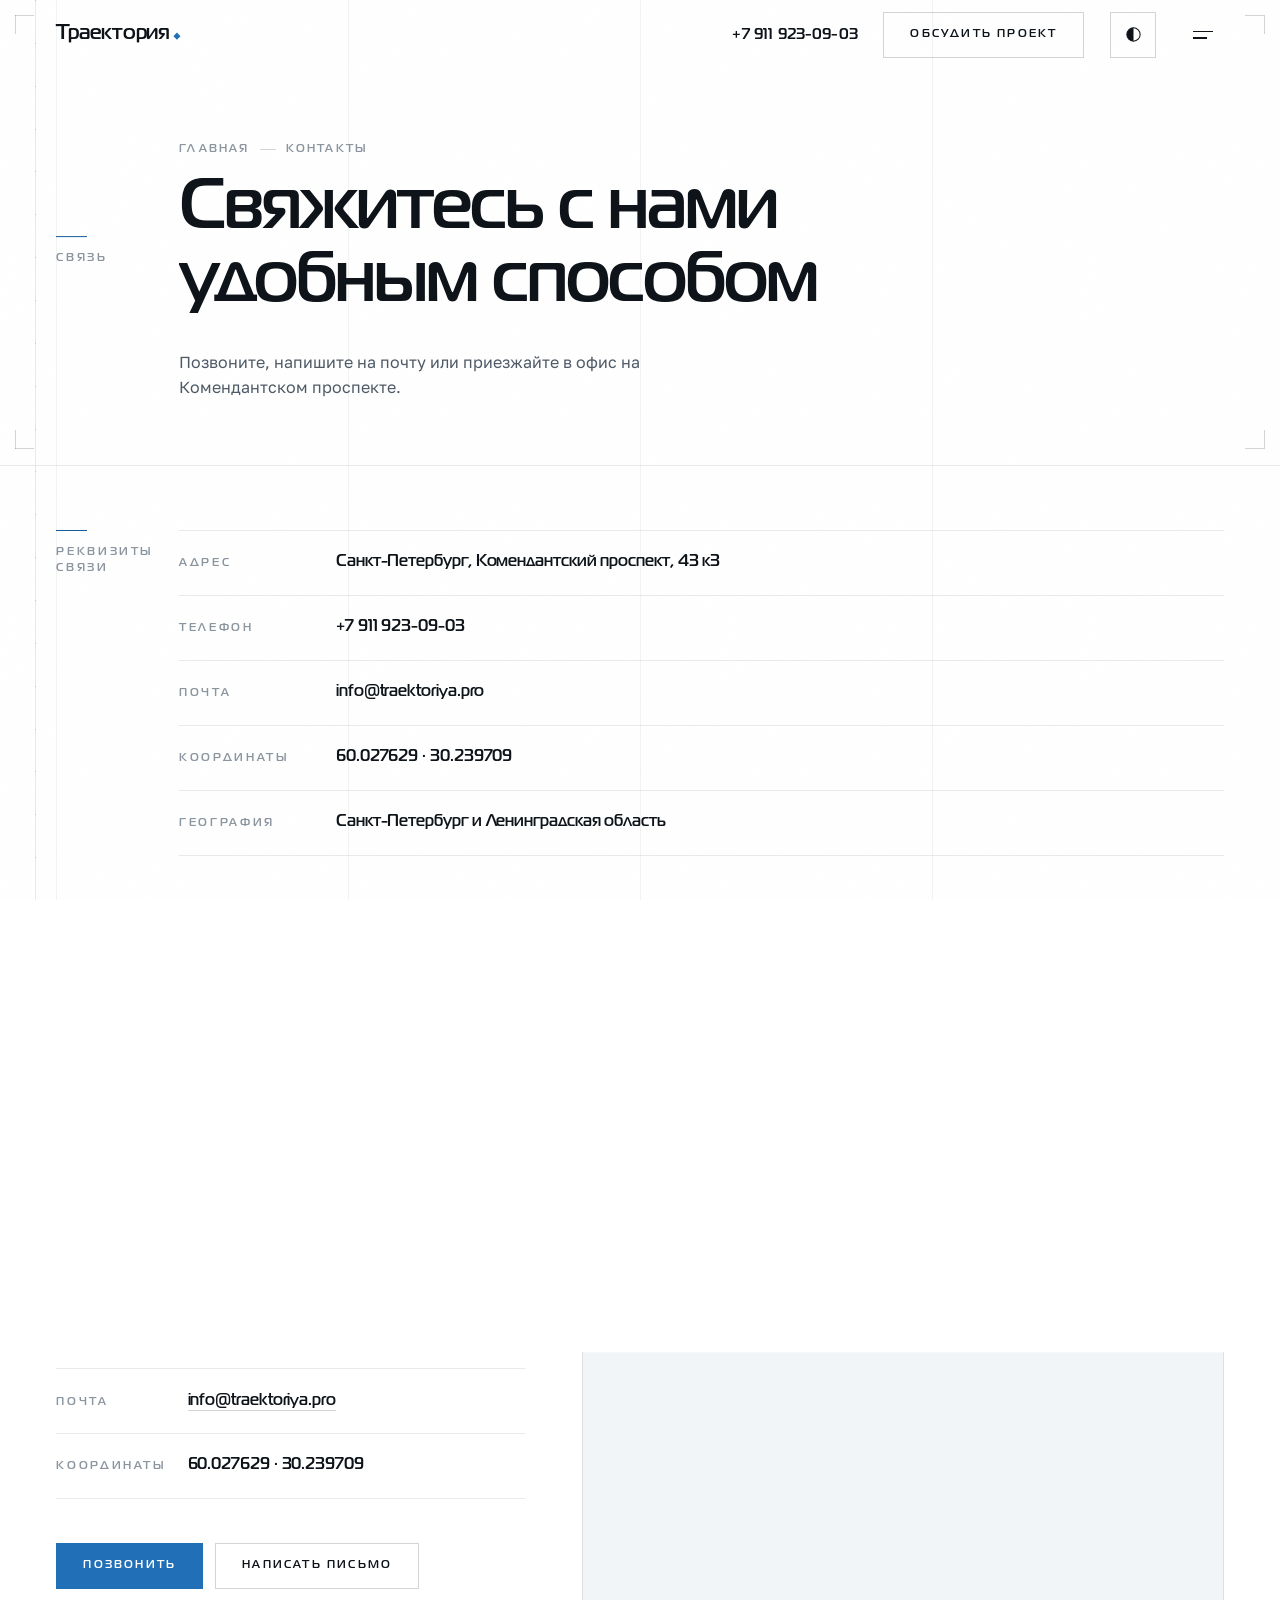
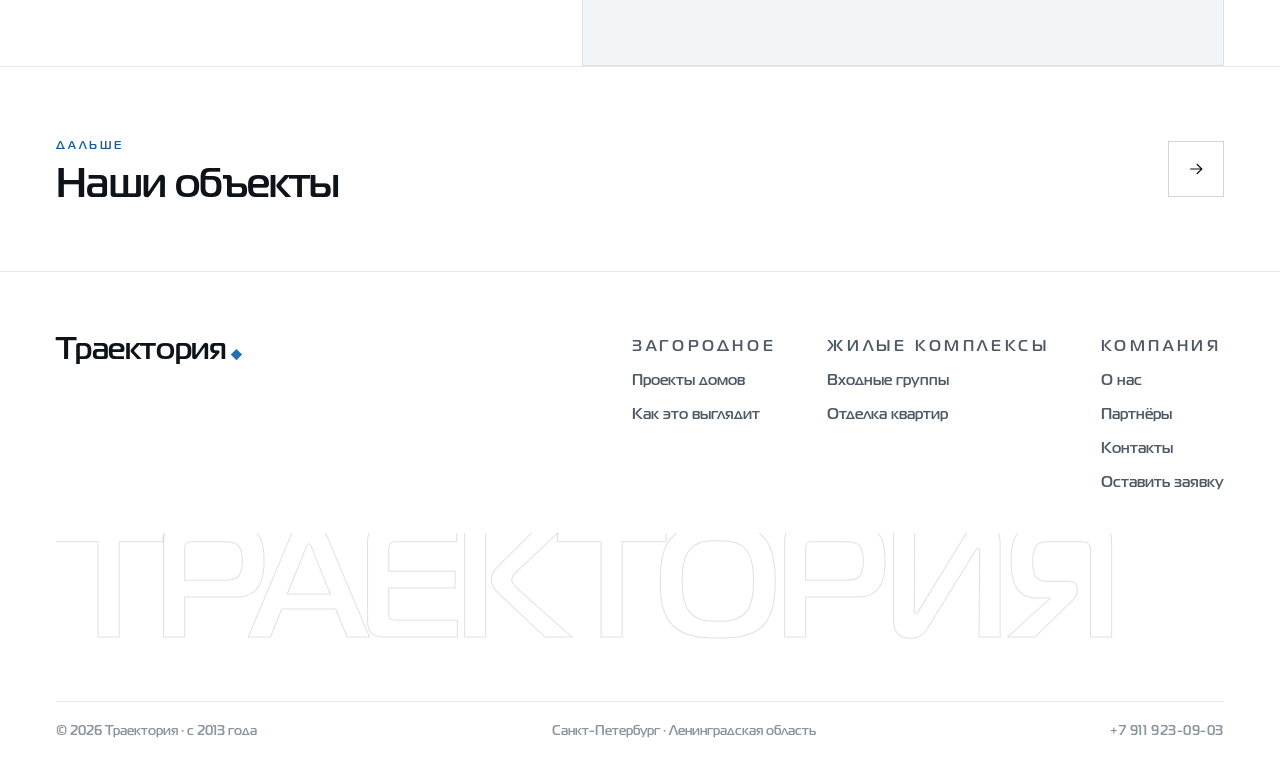
<file: contacts.html>
<!DOCTYPE html>
<html lang="ru" class="no-js">
<head>
<meta charset="utf-8">
<meta name="viewport" content="width=device-width, initial-scale=1, viewport-fit=cover">
<title>Контакты | Траектория</title>
<meta name="description" content="Контакты «Траектории»: Санкт-Петербург, Комендантский проспект, 43&nbsp;к3, телефон +7 911 923-09-03, почта info@traektoriya.pro.">
<meta name="color-scheme" content="light dark">
<meta name="theme-color" content="#ffffff">
<script>(function(){var t;try{t=localStorage.getItem('tr-theme');}catch(e){}document.documentElement.setAttribute('data-theme',t==='dark'?'dark':'light');if(t==='dark'){var m=document.querySelector('meta[name="theme-color"]');if(m)m.setAttribute('content','#0e1216');}})();</script>
<link rel="icon" href="assets/img/brand/logo-dark.svg">
<meta property="og:type" content="website">
<meta property="og:title" content="Контакты | Траектория">
<meta property="og:description" content="Контакты «Траектории»: Санкт-Петербург, Комендантский проспект, 43&nbsp;к3, телефон +7 911 923-09-03, почта info@traektoriya.pro.">
<meta property="og:image" content="https://traektoriya.pro/assets/img/home/shot-01.jpg">
<meta property="og:locale" content="ru_RU">
<link rel="preconnect" href="https://fonts.googleapis.com">
<link rel="preconnect" href="https://fonts.gstatic.com" crossorigin>
<link rel="stylesheet" href="https://fonts.googleapis.com/css2?family=Golos+Text:wght@400;500;600&display=swap">
<link rel="stylesheet" href="assets/site.css">
</head>
<body>
<script>document.documentElement.classList.replace('no-js','js');</script>

<a class="skip" href="#main">Перейти к содержанию</a>
<div class="rules" aria-hidden="true"><i></i></div>
<div class="grain" aria-hidden="true"></div>
<div class="cur" id="cur" aria-hidden="true"><span class="cur__t">ТЯНИ</span></div>
<div class="cur-dot" id="curDot" aria-hidden="true"></div>

<div class="load" id="load" role="status" aria-live="polite" aria-label="Загрузка">
  <div class="load__half load__half--t"></div>
  <div class="load__half load__half--b"></div>
  <div class="load__in">
    <div class="load__mark">ТРАЕКТОРИЯ</div>
    <div class="load__line"><i id="loadLine"></i></div>
    <div class="load__meta">
      <span class="label">Санкт-Петербург · Ленинградская область</span>
      <span class="load__pct"><span id="loadPct">00</span><sup>%</sup></span>
    </div>
  </div>
</div>

<div class="gauge" id="gauge" aria-hidden="true"><b id="gaugeFill"></b></div>

<header class="hdr" id="hdr">
  <div class="hdr__in">
    <a class="mark hdr__mark" href="index.html" aria-label="Траектория, на главную">Траектория</a>
    <nav class="hdr__nav" aria-label="Основное">
      <a class="hdr__tel mono" href="tel:+79119230903">+7 911 923-09-03</a>
      <a class="cta magnet" href="zayavka.html">Обсудить проект</a>
      <button class="tgl" id="theme" type="button" aria-label="Включить тёмную тему" aria-pressed="false">
        <svg viewBox="0 0 24 24" aria-hidden="true"><circle cx="12" cy="12" r="8.4"/><path d="M12 3.6a8.4 8.4 0 0 0 0 16.8z"/></svg>
      </button>
      <button class="burger" id="burger" type="button" aria-label="Открыть меню" aria-expanded="false" aria-controls="sheet">
        <i></i><i></i>
      </button>
    </nav>
  </div>
</header>

<div class="sheet" id="sheet" aria-hidden="true">
  <nav class="sheet__nav" aria-label="Разделы сайта">
    <div class="sheet__row"><a class="sheet__link" href="index.html"><span>00</span>Главная</a></div>
    <div class="sheet__row"><a class="sheet__link" href="villageprojects.html"><span>З-01</span>Проекты домов</a></div>
    <div class="sheet__row"><a class="sheet__link" href="villagerealization.html"><span>З-02</span>Как это выглядит</a></div>
    <div class="sheet__row"><a class="sheet__link" href="projects.html"><span>Ж-01</span>ЖК: входные группы</a></div>
    <div class="sheet__row"><a class="sheet__link" href="otdelkajk.html"><span>Ж-02</span>ЖК: отделка квартир</a></div>
    <div class="sheet__row"><a class="sheet__link" href="partners.html"><span>П</span>Партнёры</a></div>
    <div class="sheet__row"><a class="sheet__link" href="about.html"><span>О</span>О компании</a></div>
    <div class="sheet__row"><a class="sheet__link" aria-current="page" href="contacts.html"><span>К</span>Контакты</a></div>
  </nav>
  <div class="sheet__foot">
    <a class="mono" href="tel:+79119230903">+7 911 923-09-03</a>
    <a href="mailto:info@traektoriya.pro">info@traektoriya.pro</a>
    <span>Санкт-Петербург, Комендантский проспект, 43&nbsp;к3</span>
  </div>
</div>

<main id="main">
  <section class="phead">
    <span class="marks" aria-hidden="true"></span>
    <div class="phead__in wrap grid">
      <span class="label">Связь</span>
      <div>
        <div class="crumbs rv"><a href="index.html">Главная</a><i></i><span>Контакты</span></div>
        <h1>
          <span class="l" style="--dl:0ms"><span>Свяжитесь с нами</span></span>
          <span class="l" style="--dl:100ms"><span>удобным способом</span></span>
        </h1>
        <p class="phead__lead rv" style="--dl:120ms">Позвоните, напишите на почту или приезжайте в офис на Комендантском проспекте.</p>
      </div>
    </div>
  </section>

  <section class="section section--tight">
    <div class="wrap grid">
      <span class="label">Реквизиты связи</span>
      <div class="facts">
        <div class="fact rv"><span class="label">Адрес</span><span class="fact__v">Санкт-Петербург, Комендантский проспект, 43&nbsp;к3</span></div>
        <div class="fact rv"><span class="label">Телефон</span><span class="fact__v mono"><a href="tel:+79119230903">+7 911 923-09-03</a></span></div>
        <div class="fact rv"><span class="label">Почта</span><span class="fact__v"><a href="mailto:info@traektoriya.pro">info@traektoriya.pro</a></span></div>
        <div class="fact rv"><span class="label">Координаты</span><span class="fact__v mono">60.027629 · 30.239709</span></div>
        <div class="fact rv"><span class="label">География</span><span class="fact__v">Санкт-Петербург и Ленинградская область</span></div>
      </div>
    </div>
  </section>

  <section class="contact" id="contact">
    <div class="wrap">
      <div class="contact__grid">
        <div class="contact__panel">
          <span class="label label--brand">Контакты</span>
          <h2 class="contact__title">
            <span class="l" style="--dl:0ms"><span>Свяжитесь с нами удобным</span></span>
            <span class="l" style="--dl:100ms"><span>для Вас способом</span></span>
          </h2>
          <div class="rows rv">
            <div class="row"><span class="label">Адрес</span><span class="row__v">Санкт-Петербург, Комендантский проспект, 43&nbsp;к3</span></div>
            <div class="row"><span class="label">Телефон</span><span class="row__v mono"><a href="tel:+79119230903">+7 911 923-09-03</a></span></div>
            <div class="row"><span class="label">Почта</span><span class="row__v"><a href="mailto:info@traektoriya.pro">info@traektoriya.pro</a></span></div>
            <div class="row"><span class="label">Координаты</span><span class="row__v mono">60.027629 · 30.239709</span></div>
          </div>
          <div class="contact__cta rv" style="--dl:90ms">
            <a class="cta cta--solid magnet" href="tel:+79119230903">Позвонить</a>
            <a class="cta magnet" href="mailto:info@traektoriya.pro">Написать письмо</a>
          </div>
        </div>
        <div class="contact__map">
          <iframe loading="lazy" title="Карта: Санкт-Петербург, Комендантский проспект, 43 к3"
            src="https://yandex.ru/map-widget/v1/?ll=30.239709%2C60.027629&amp;z=16&amp;pt=30.239709,60.027629,pm2blm"></iframe>
        </div>
      </div>
    </div>
  </section>

  <a class="next" href="projects.html">
    <div class="wrap next__in">
      <div>
        <span class="label label--brand">Дальше</span>
        <div class="next__t" style="margin-top:10px">Наши объекты</div>
      </div>
      <span class="next__a" aria-hidden="true">
        <svg viewBox="0 0 24 24"><path d="M5 12h14M13 6l6 6-6 6"/></svg>
      </span>
    </div>
  </a>
</main>

<footer class="ftr">
  <div class="wrap">
    <div class="ftr__top">
      <a class="mark ftr__mark-a" href="index.html" aria-label="Траектория, на главную">Траектория</a>
      <div class="ftr__cols">
        <div class="ftr__col">
          <span class="label">Загородное</span>
          <a href="villageprojects.html">Проекты домов</a>
          <a href="villagerealization.html">Как это выглядит</a>
        </div>
        <div class="ftr__col">
          <span class="label">Жилые комплексы</span>
          <a href="projects.html">Входные группы</a>
          <a href="otdelkajk.html">Отделка квартир</a>
        </div>
        <div class="ftr__col">
          <span class="label">Компания</span>
          <a href="about.html">О нас</a>
          <a href="partners.html">Партнёры</a>
          <a href="contacts.html">Контакты</a>
          <a href="zayavka.html">Оставить заявку</a>
        </div>
      </div>
    </div>
    <div class="ftr__mark" aria-hidden="true">ТРАЕКТОРИЯ</div>
    <div class="ftr__bot">
      <span>© <span id="yr">2026</span> Траектория · с 2013 года</span>
      <span>Санкт-Петербург · Ленинградская область</span>
      <a class="mono" href="tel:+79119230903">+7 911 923-09-03</a>
    </div>
  </div>
</footer>

<div class="dock" id="dock">
  <div class="dock__in">
    <a class="cta cta--solid" href="tel:+79119230903">Позвонить</a>
    <a class="cta" href="zayavka.html">Заявка</a>
  </div>
</div>

<div class="modal" id="modal" role="dialog" aria-modal="true" aria-labelledby="modalTitle" aria-hidden="true">
  <div class="modal__veil" data-modal-close></div>
  <div class="modal__box" role="document">
    <button class="modal__x" type="button" data-modal-close aria-label="Закрыть">
      <svg viewBox="0 0 24 24" aria-hidden="true"><path d="M5 5l14 14M19 5L5 19"/></svg>
    </button>
    <div class="modal__in">
      <span class="label label--brand" id="modalKicker">Заявка</span>
      <h2 class="modal__t" id="modalTitle">Обсудим ваш проект</h2>
      <p class="modal__lead" id="modalLead">Оставьте телефон, перезвоним и уточним задачу. Это ни к чему не обязывает.</p>

      <form class="form form--tight" data-form novalidate>
        <div class="two">
          <div class="field">
            <label>Как к вам обращаться</label>
            <input name="name" type="text" autocomplete="name" placeholder="Имя">
          </div>
          <div class="field">
            <label>Телефон</label>
            <input name="tel" type="tel" autocomplete="tel" required placeholder="+7">
          </div>
        </div>
        <div class="field">
          <label>Направление</label>
          <select name="kind">
            <option>Строительство загородного дома</option>
            <option>Отделка квартиры в новостройке</option>
            <option>Входные группы в жилом комплексе</option>
            <option>Внутренняя отделка дома</option>
            <option>Пока не определился</option>
          </select>
        </div>
        <input name="proj" type="hidden" value="">
        <div class="field">
          <label>Коротко о задаче</label>
          <textarea name="msg" rows="3" placeholder="Участок, площадь, сроки, бюджет: всё, что уже понятно"></textarea>
        </div>
        <label class="agree">
          <input name="ok" type="checkbox" required>
          <span>Согласен на обработку персональных данных в соответствии с
            <a href="#" data-policy>политикой обработки</a>.</span>
        </label>
        <button class="cta cta--solid form__send magnet" type="submit">Отправить заявку</button>
        <p class="form__note" data-note>Перезваниваем в рабочее время. Если срочно, быстрее позвонить: <a class="mono" href="tel:+79119230903">+7 911 923-09-03</a>.</p>
      </form>

      <div class="thanks" data-done role="status">
        <span class="tick" aria-hidden="true">
          <svg viewBox="0 0 52 52"><circle class="tick__o" cx="26" cy="26" r="23"/><path class="tick__c" d="M15 27l8 8 15-16"/></svg>
        </span>
        <h3>Спасибо, заявка у нас</h3>
        <p>Перезвоним на указанный номер. Если нужно быстрее — <a class="mono" href="tel:+79119230903">+7 911 923-09-03</a>.</p>
        <button class="cta magnet" type="button" data-modal-close>Закрыть</button>
      </div>
    </div>
  </div>
</div>

<div class="lb" id="lb" role="dialog" aria-modal="true" aria-label="Просмотр объекта">
  <div class="lb__bar">
    <span class="lb__title" id="lbTitle"></span>
    <button class="lb__x" id="lbX" type="button" aria-label="Закрыть">
      <svg viewBox="0 0 24 24" aria-hidden="true"><path d="M5 5l14 14M19 5L5 19"/></svg>
    </button>
  </div>
  <div class="lb__fig"><img id="lbImg" alt=""></div>
  <div class="lb__nav">
    <button class="arw" id="lbPrev" type="button" aria-label="Предыдущее фото">
      <svg viewBox="0 0 24 24" aria-hidden="true"><path d="M15 4 7 12l8 8"/></svg>
    </button>
    <span class="lb__idx" id="lbIdx">01 / 01</span>
    <button class="arw" id="lbNext" type="button" aria-label="Следующее фото">
      <svg viewBox="0 0 24 24" aria-hidden="true"><path d="M9 4l8 8-8 8"/></svg>
    </button>
  </div>
</div>

<script type="application/ld+json">
{"@context":"https://schema.org","@type":"GeneralContractor","name":"Траектория",
"url":"https://traektoriya.pro/","telephone":"+7 911 923-09-03","email":"info@traektoriya.pro","foundingDate":"2013",
"address":{"@type":"PostalAddress","streetAddress":"Комендантский проспект, 43 к3","addressLocality":"Санкт-Петербург","addressCountry":"RU"},
"geo":{"@type":"GeoCoordinates","latitude":60.027629,"longitude":30.239709},
"areaServed":["Санкт-Петербург","Ленинградская область"]}
</script>

<script>
</script>
<script src="assets/site.js"></script>
</body>
</html>
</file>
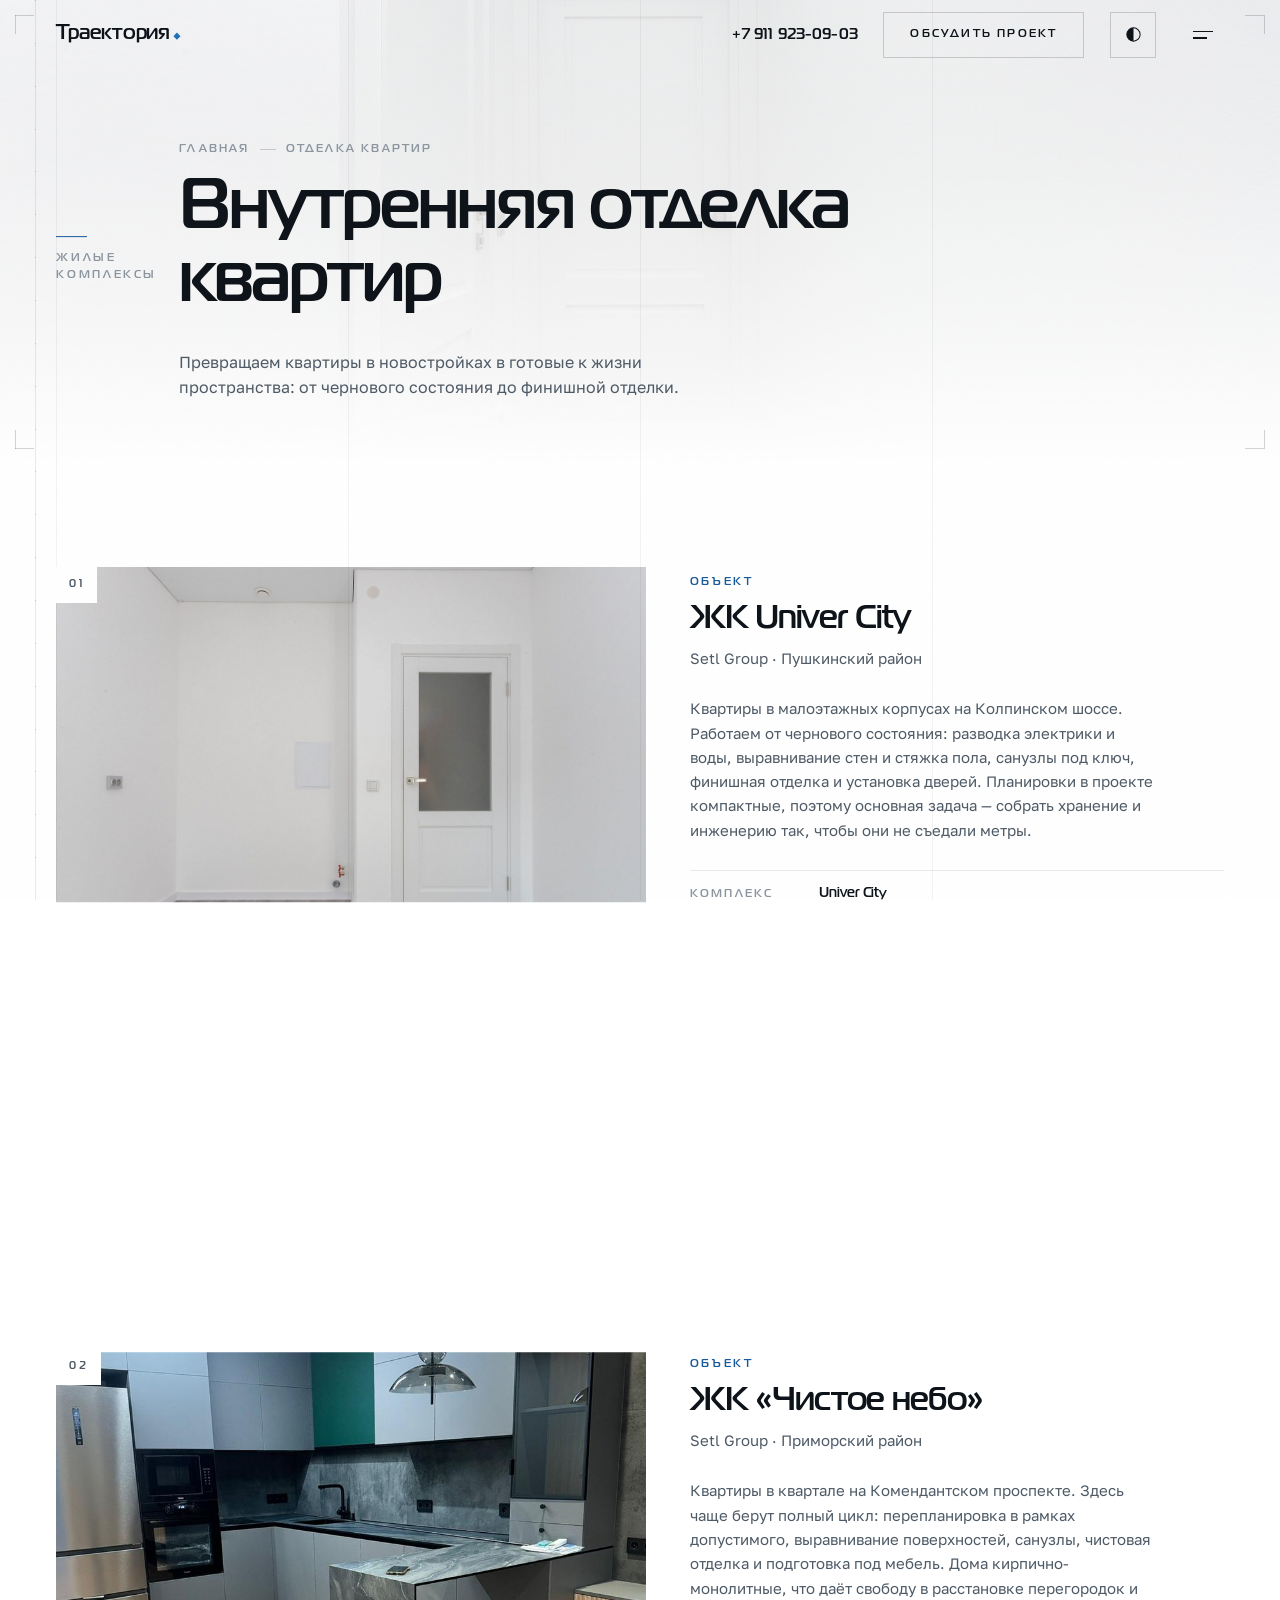
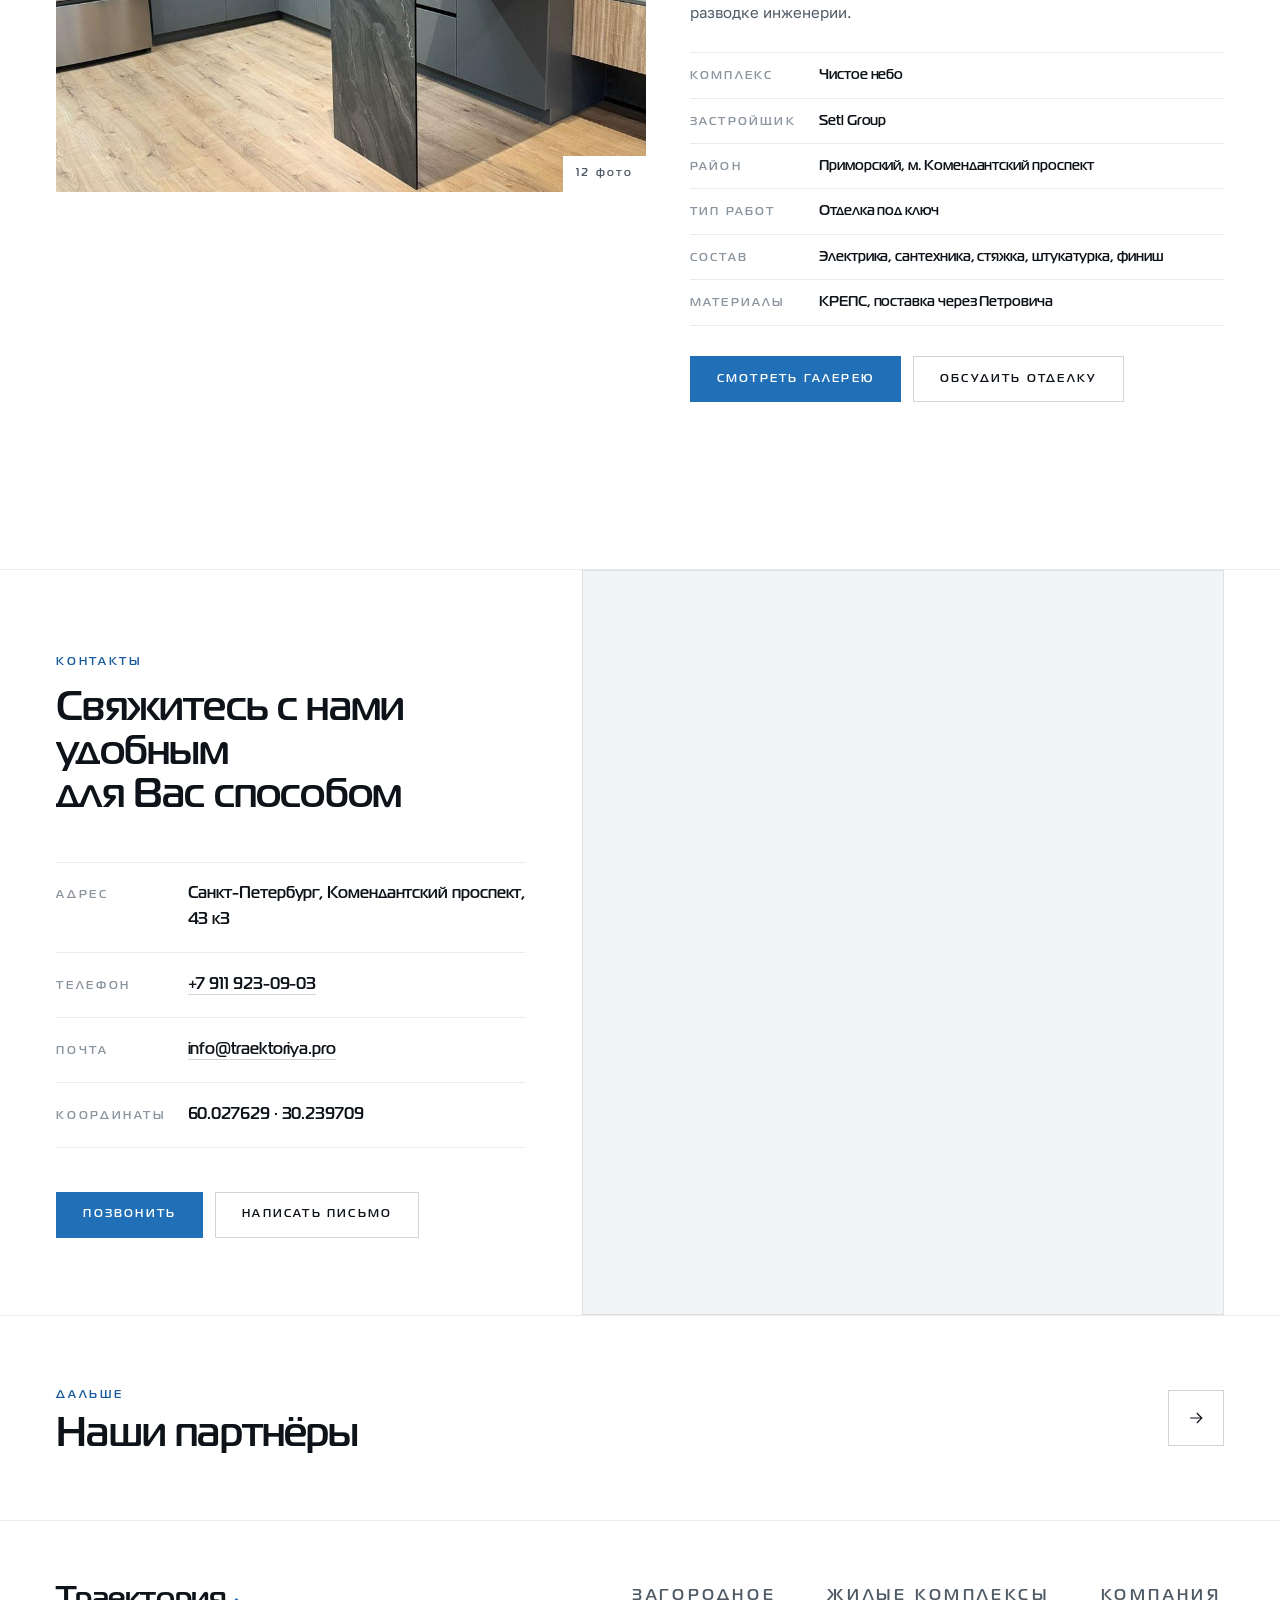
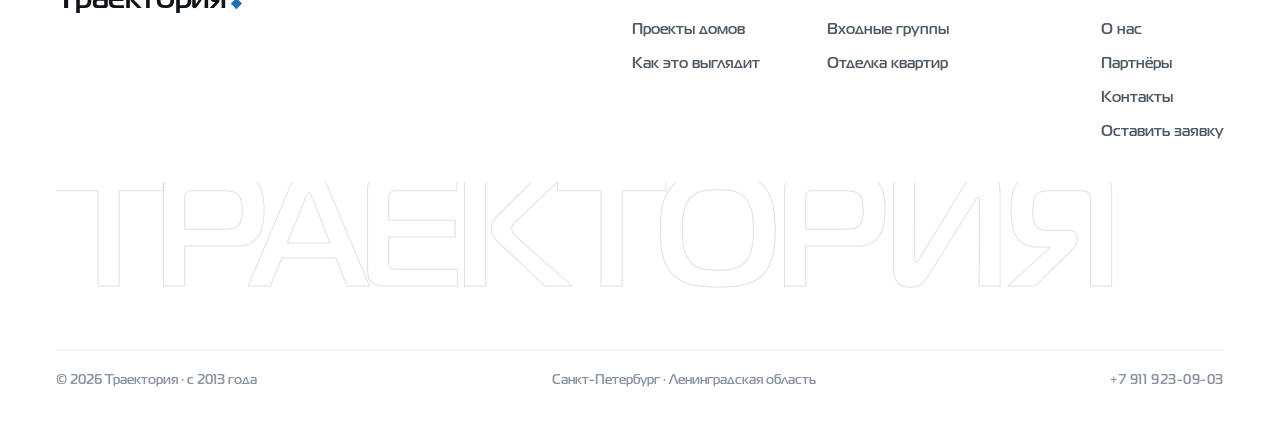
<file: otdelkajk.html>
<!DOCTYPE html>
<html lang="ru" class="no-js">
<head>
<meta charset="utf-8">
<meta name="viewport" content="width=device-width, initial-scale=1, viewport-fit=cover">
<title>Отделка квартир в ЖК | Траектория</title>
<meta name="description" content="Внутренняя отделка квартир в новостройках Санкт-Петербурга: ЖК Univer City, ЖК «Чистое небо». Полный цикл от чернового состояния до готового интерьера.">
<meta name="color-scheme" content="light dark">
<meta name="theme-color" content="#ffffff">
<script>(function(){var t;try{t=localStorage.getItem('tr-theme');}catch(e){}document.documentElement.setAttribute('data-theme',t==='dark'?'dark':'light');if(t==='dark'){var m=document.querySelector('meta[name="theme-color"]');if(m)m.setAttribute('content','#0e1216');}})();</script>
<link rel="icon" href="assets/img/brand/logo-dark.svg">
<meta property="og:type" content="website">
<meta property="og:title" content="Отделка квартир в ЖК | Траектория">
<meta property="og:description" content="Внутренняя отделка квартир в новостройках Санкт-Петербурга: ЖК Univer City, ЖК «Чистое небо». Полный цикл от чернового состояния до готового интерьера.">
<meta property="og:image" content="https://traektoriya.pro/assets/img/otdelka/univer-city-01.jpg">
<meta property="og:locale" content="ru_RU">
<link rel="preconnect" href="https://fonts.googleapis.com">
<link rel="preconnect" href="https://fonts.gstatic.com" crossorigin>
<link rel="stylesheet" href="https://fonts.googleapis.com/css2?family=Golos+Text:wght@400;500;600&display=swap">
<link rel="stylesheet" href="assets/site.css">
</head>
<body>
<script>document.documentElement.classList.replace('no-js','js');</script>

<a class="skip" href="#main">Перейти к содержанию</a>
<div class="rules" aria-hidden="true"><i></i></div>
<div class="grain" aria-hidden="true"></div>
<div class="cur" id="cur" aria-hidden="true"><span class="cur__t">ТЯНИ</span></div>
<div class="cur-dot" id="curDot" aria-hidden="true"></div>

<div class="load" id="load" role="status" aria-live="polite" aria-label="Загрузка">
  <div class="load__half load__half--t"></div>
  <div class="load__half load__half--b"></div>
  <div class="load__in">
    <div class="load__mark">ТРАЕКТОРИЯ</div>
    <div class="load__line"><i id="loadLine"></i></div>
    <div class="load__meta">
      <span class="label">Санкт-Петербург · Ленинградская область</span>
      <span class="load__pct"><span id="loadPct">00</span><sup>%</sup></span>
    </div>
  </div>
</div>

<div class="gauge" id="gauge" aria-hidden="true"><b id="gaugeFill"></b></div>

<header class="hdr" id="hdr">
  <div class="hdr__in">
    <a class="mark hdr__mark" href="index.html" aria-label="Траектория, на главную">Траектория</a>
    <nav class="hdr__nav" aria-label="Основное">
      <a class="hdr__tel mono" href="tel:+79119230903">+7 911 923-09-03</a>
      <a class="cta magnet" href="zayavka.html">Обсудить проект</a>
      <button class="tgl" id="theme" type="button" aria-label="Включить тёмную тему" aria-pressed="false">
        <svg viewBox="0 0 24 24" aria-hidden="true"><circle cx="12" cy="12" r="8.4"/><path d="M12 3.6a8.4 8.4 0 0 0 0 16.8z"/></svg>
      </button>
      <button class="burger" id="burger" type="button" aria-label="Открыть меню" aria-expanded="false" aria-controls="sheet">
        <i></i><i></i>
      </button>
    </nav>
  </div>
</header>

<div class="sheet" id="sheet" aria-hidden="true">
  <nav class="sheet__nav" aria-label="Разделы сайта">
    <div class="sheet__row"><a class="sheet__link" href="index.html"><span>00</span>Главная</a></div>
    <div class="sheet__row"><a class="sheet__link" href="villageprojects.html"><span>З-01</span>Проекты домов</a></div>
    <div class="sheet__row"><a class="sheet__link" href="villagerealization.html"><span>З-02</span>Как это выглядит</a></div>
    <div class="sheet__row"><a class="sheet__link" href="projects.html"><span>Ж-01</span>ЖК: входные группы</a></div>
    <div class="sheet__row"><a class="sheet__link" aria-current="page" href="otdelkajk.html"><span>Ж-02</span>ЖК: отделка квартир</a></div>
    <div class="sheet__row"><a class="sheet__link" href="partners.html"><span>П</span>Партнёры</a></div>
    <div class="sheet__row"><a class="sheet__link" href="about.html"><span>О</span>О компании</a></div>
    <div class="sheet__row"><a class="sheet__link" href="contacts.html"><span>К</span>Контакты</a></div>
  </nav>
  <div class="sheet__foot">
    <a class="mono" href="tel:+79119230903">+7 911 923-09-03</a>
    <a href="mailto:info@traektoriya.pro">info@traektoriya.pro</a>
    <span>Санкт-Петербург, Комендантский проспект, 43&nbsp;к3</span>
  </div>
</div>

<main id="main">
  <section class="phead phead--img">
    <div class="phead__bg" aria-hidden="true"><img src="assets/img/otdelka/univer-city-02.jpg" alt="" loading="eager" decoding="async" data-hero-img></div>
    <span class="marks" aria-hidden="true"></span>
    <div class="phead__in wrap grid">
      <span class="label">Жилые комплексы</span>
      <div>
        <div class="crumbs rv"><a href="index.html">Главная</a><i></i><span>Отделка квартир</span></div>
        <h1>
          <span class="l" style="--dl:0ms"><span>Внутренняя отделка</span></span>
          <span class="l" style="--dl:100ms"><span>квартир</span></span>
        </h1>
        <p class="phead__lead rv" style="--dl:120ms">Превращаем квартиры в новостройках в готовые к жизни пространства: от чернового состояния до финишной отделки.</p>
      </div>
    </div>
  </section>
  <section class="section">
    <div class="wrap">
      <article class="proj">
        <button class="proj__media rv" type="button" data-gal="otd_univer" aria-label="Смотреть галерею: ЖК Univer City">
          <img src="assets/img/otdelka/univer-city-01.jpg" alt="ЖК Univer City" loading="lazy" decoding="async">
          <span class="proj__no">01</span>
          <span class="proj__count">14 фото</span>
        </button>
        <div class="rv" style="--dl:90ms">
          <span class="label label--brand">Объект</span>
          <h2 class="proj__name">ЖК Univer City</h2>
          <p class="proj__sub">Setl Group · Пушкинский район</p>
          <p class="proj__txt">Квартиры в малоэтажных корпусах на Колпинском шоссе. Работаем от чернового состояния: разводка электрики и воды, выравнивание стен и стяжка пола, санузлы под ключ, финишная отделка и установка дверей. Планировки в проекте компактные, поэтому основная задача — собрать хранение и инженерию так, чтобы они не съедали метры.</p>
          <dl class="spec">
          <div><dt>Комплекс</dt><dd>Univer City</dd></div>
          <div><dt>Застройщик</dt><dd>Setl Group</dd></div>
          <div><dt>Район</dt><dd>Пушкинский, Шушары</dd></div>
          <div><dt>Тип работ</dt><dd>Отделка под ключ</dd></div>
          <div><dt>Состав</dt><dd>Электрика, сантехника, стяжка, штукатурка, финиш</dd></div>
          <div><dt>Материалы</dt><dd>КРЕПС, поставка через Петровича</dd></div>
          </dl>
          <div class="proj__cta">
            <button class="cta cta--solid magnet" type="button" data-gal="otd_univer">Смотреть галерею</button>
            <a class="cta magnet" href="zayavka.html?p=%D0%96%D0%9A%20Univer%20City">Обсудить отделку</a>
          </div>
        </div>
      </article>
      <article class="proj">
        <button class="proj__media rv" type="button" data-gal="otd_che" aria-label="Смотреть галерею: ЖК «Чистое небо»">
          <img src="assets/img/otdelka/che-01.jpeg" alt="ЖК «Чистое небо»" loading="lazy" decoding="async">
          <span class="proj__no">02</span>
          <span class="proj__count">12 фото</span>
        </button>
        <div class="rv" style="--dl:90ms">
          <span class="label label--brand">Объект</span>
          <h2 class="proj__name">ЖК «Чистое небо»</h2>
          <p class="proj__sub">Setl Group · Приморский район</p>
          <p class="proj__txt">Квартиры в квартале на Комендантском проспекте. Здесь чаще берут полный цикл: перепланировка в рамках допустимого, выравнивание поверхностей, санузлы, чистовая отделка и подготовка под мебель. Дома кирпично-монолитные, что даёт свободу в расстановке перегородок и разводке инженерии.</p>
          <dl class="spec">
          <div><dt>Комплекс</dt><dd>Чистое небо</dd></div>
          <div><dt>Застройщик</dt><dd>Setl Group</dd></div>
          <div><dt>Район</dt><dd>Приморский, м. Комендантский проспект</dd></div>
          <div><dt>Тип работ</dt><dd>Отделка под ключ</dd></div>
          <div><dt>Состав</dt><dd>Электрика, сантехника, стяжка, штукатурка, финиш</dd></div>
          <div><dt>Материалы</dt><dd>КРЕПС, поставка через Петровича</dd></div>
          </dl>
          <div class="proj__cta">
            <button class="cta cta--solid magnet" type="button" data-gal="otd_che">Смотреть галерею</button>
            <a class="cta magnet" href="zayavka.html?p=%D0%96%D0%9A%20%C2%AB%D0%A7%D0%B8%D1%81%D1%82%D0%BE%D0%B5%20%D0%BD%D0%B5%D0%B1%D0%BE%C2%BB">Обсудить отделку</a>
          </div>
        </div>
      </article>
    </div>
  </section>

  <section class="contact" id="contact">
    <div class="wrap">
      <div class="contact__grid">
        <div class="contact__panel">
          <span class="label label--brand">Контакты</span>
          <h2 class="contact__title">
            <span class="l" style="--dl:0ms"><span>Свяжитесь с нами удобным</span></span>
            <span class="l" style="--dl:100ms"><span>для Вас способом</span></span>
          </h2>
          <div class="rows rv">
            <div class="row"><span class="label">Адрес</span><span class="row__v">Санкт-Петербург, Комендантский проспект, 43&nbsp;к3</span></div>
            <div class="row"><span class="label">Телефон</span><span class="row__v mono"><a href="tel:+79119230903">+7 911 923-09-03</a></span></div>
            <div class="row"><span class="label">Почта</span><span class="row__v"><a href="mailto:info@traektoriya.pro">info@traektoriya.pro</a></span></div>
            <div class="row"><span class="label">Координаты</span><span class="row__v mono">60.027629 · 30.239709</span></div>
          </div>
          <div class="contact__cta rv" style="--dl:90ms">
            <a class="cta cta--solid magnet" href="tel:+79119230903">Позвонить</a>
            <a class="cta magnet" href="mailto:info@traektoriya.pro">Написать письмо</a>
          </div>
        </div>
        <div class="contact__map">
          <iframe loading="lazy" title="Карта: Санкт-Петербург, Комендантский проспект, 43 к3"
            src="https://yandex.ru/map-widget/v1/?ll=30.239709%2C60.027629&amp;z=16&amp;pt=30.239709,60.027629,pm2blm"></iframe>
        </div>
      </div>
    </div>
  </section>

  <a class="next" href="partners.html">
    <div class="wrap next__in">
      <div>
        <span class="label label--brand">Дальше</span>
        <div class="next__t" style="margin-top:10px">Наши партнёры</div>
      </div>
      <span class="next__a" aria-hidden="true">
        <svg viewBox="0 0 24 24"><path d="M5 12h14M13 6l6 6-6 6"/></svg>
      </span>
    </div>
  </a>
</main>

<footer class="ftr">
  <div class="wrap">
    <div class="ftr__top">
      <a class="mark ftr__mark-a" href="index.html" aria-label="Траектория, на главную">Траектория</a>
      <div class="ftr__cols">
        <div class="ftr__col">
          <span class="label">Загородное</span>
          <a href="villageprojects.html">Проекты домов</a>
          <a href="villagerealization.html">Как это выглядит</a>
        </div>
        <div class="ftr__col">
          <span class="label">Жилые комплексы</span>
          <a href="projects.html">Входные группы</a>
          <a href="otdelkajk.html">Отделка квартир</a>
        </div>
        <div class="ftr__col">
          <span class="label">Компания</span>
          <a href="about.html">О нас</a>
          <a href="partners.html">Партнёры</a>
          <a href="contacts.html">Контакты</a>
          <a href="zayavka.html">Оставить заявку</a>
        </div>
      </div>
    </div>
    <div class="ftr__mark" aria-hidden="true">ТРАЕКТОРИЯ</div>
    <div class="ftr__bot">
      <span>© <span id="yr">2026</span> Траектория · с 2013 года</span>
      <span>Санкт-Петербург · Ленинградская область</span>
      <a class="mono" href="tel:+79119230903">+7 911 923-09-03</a>
    </div>
  </div>
</footer>

<div class="dock" id="dock">
  <div class="dock__in">
    <a class="cta cta--solid" href="tel:+79119230903">Позвонить</a>
    <a class="cta" href="zayavka.html">Заявка</a>
  </div>
</div>

<div class="modal" id="modal" role="dialog" aria-modal="true" aria-labelledby="modalTitle" aria-hidden="true">
  <div class="modal__veil" data-modal-close></div>
  <div class="modal__box" role="document">
    <button class="modal__x" type="button" data-modal-close aria-label="Закрыть">
      <svg viewBox="0 0 24 24" aria-hidden="true"><path d="M5 5l14 14M19 5L5 19"/></svg>
    </button>
    <div class="modal__in">
      <span class="label label--brand" id="modalKicker">Заявка</span>
      <h2 class="modal__t" id="modalTitle">Обсудим ваш проект</h2>
      <p class="modal__lead" id="modalLead">Оставьте телефон, перезвоним и уточним задачу. Это ни к чему не обязывает.</p>

      <form class="form form--tight" data-form novalidate>
        <div class="two">
          <div class="field">
            <label>Как к вам обращаться</label>
            <input name="name" type="text" autocomplete="name" placeholder="Имя">
          </div>
          <div class="field">
            <label>Телефон</label>
            <input name="tel" type="tel" autocomplete="tel" required placeholder="+7">
          </div>
        </div>
        <div class="field">
          <label>Направление</label>
          <select name="kind">
            <option>Строительство загородного дома</option>
            <option>Отделка квартиры в новостройке</option>
            <option>Входные группы в жилом комплексе</option>
            <option>Внутренняя отделка дома</option>
            <option>Пока не определился</option>
          </select>
        </div>
        <input name="proj" type="hidden" value="">
        <div class="field">
          <label>Коротко о задаче</label>
          <textarea name="msg" rows="3" placeholder="Участок, площадь, сроки, бюджет: всё, что уже понятно"></textarea>
        </div>
        <label class="agree">
          <input name="ok" type="checkbox" required>
          <span>Согласен на обработку персональных данных в соответствии с
            <a href="#" data-policy>политикой обработки</a>.</span>
        </label>
        <button class="cta cta--solid form__send magnet" type="submit">Отправить заявку</button>
        <p class="form__note" data-note>Перезваниваем в рабочее время. Если срочно, быстрее позвонить: <a class="mono" href="tel:+79119230903">+7 911 923-09-03</a>.</p>
      </form>

      <div class="thanks" data-done role="status">
        <span class="tick" aria-hidden="true">
          <svg viewBox="0 0 52 52"><circle class="tick__o" cx="26" cy="26" r="23"/><path class="tick__c" d="M15 27l8 8 15-16"/></svg>
        </span>
        <h3>Спасибо, заявка у нас</h3>
        <p>Перезвоним на указанный номер. Если нужно быстрее — <a class="mono" href="tel:+79119230903">+7 911 923-09-03</a>.</p>
        <button class="cta magnet" type="button" data-modal-close>Закрыть</button>
      </div>
    </div>
  </div>
</div>

<div class="lb" id="lb" role="dialog" aria-modal="true" aria-label="Просмотр объекта">
  <div class="lb__bar">
    <span class="lb__title" id="lbTitle"></span>
    <button class="lb__x" id="lbX" type="button" aria-label="Закрыть">
      <svg viewBox="0 0 24 24" aria-hidden="true"><path d="M5 5l14 14M19 5L5 19"/></svg>
    </button>
  </div>
  <div class="lb__fig"><img id="lbImg" alt=""></div>
  <div class="lb__nav">
    <button class="arw" id="lbPrev" type="button" aria-label="Предыдущее фото">
      <svg viewBox="0 0 24 24" aria-hidden="true"><path d="M15 4 7 12l8 8"/></svg>
    </button>
    <span class="lb__idx" id="lbIdx">01 / 01</span>
    <button class="arw" id="lbNext" type="button" aria-label="Следующее фото">
      <svg viewBox="0 0 24 24" aria-hidden="true"><path d="M9 4l8 8-8 8"/></svg>
    </button>
  </div>
</div>

<script type="application/ld+json">
{"@context":"https://schema.org","@type":"GeneralContractor","name":"Траектория",
"url":"https://traektoriya.pro/","telephone":"+7 911 923-09-03","email":"info@traektoriya.pro","foundingDate":"2013",
"address":{"@type":"PostalAddress","streetAddress":"Комендантский проспект, 43 к3","addressLocality":"Санкт-Петербург","addressCountry":"RU"},
"geo":{"@type":"GeoCoordinates","latitude":60.027629,"longitude":30.239709},
"areaServed":["Санкт-Петербург","Ленинградская область"]}
</script>

<script>
window.GALLERIES={"otd_univer": {"title": "ЖК Univer City", "imgs": ["assets/img/otdelka/univer-city-01.jpg", "assets/img/otdelka/univer-city-02.jpg", "assets/img/otdelka/univer-city-03.jpg", "assets/img/otdelka/univer-city-04.jpg", "assets/img/otdelka/univer-city-05.jpg", "assets/img/otdelka/univer-city-06.jpg", "assets/img/otdelka/univer-city-07.jpg", "assets/img/otdelka/univer-city-08.jpg", "assets/img/otdelka/univer-city-09.jpg", "assets/img/otdelka/univer-city-10.jpg", "assets/img/otdelka/univer-city-11.jpg", "assets/img/otdelka/univer-city-12.jpg", "assets/img/otdelka/univer-city-13.jpg", "assets/img/otdelka/univer-city-14.jpg"]}, "otd_che": {"title": "ЖК «Чистое небо»", "imgs": ["assets/img/otdelka/che-01.jpeg", "assets/img/otdelka/che-02.jpeg", "assets/img/otdelka/che-03.jpeg", "assets/img/otdelka/che-04.jpeg", "assets/img/otdelka/che-05.jpeg", "assets/img/otdelka/che-06.jpeg", "assets/img/otdelka/che-07.jpeg", "assets/img/otdelka/che-08.jpeg", "assets/img/otdelka/che-09.jpeg", "assets/img/otdelka/che-10.jpeg", "assets/img/otdelka/che-11.jpeg", "assets/img/otdelka/che-12.jpeg"]}};
</script>
<script src="assets/site.js"></script>
</body>
</html>
</file>
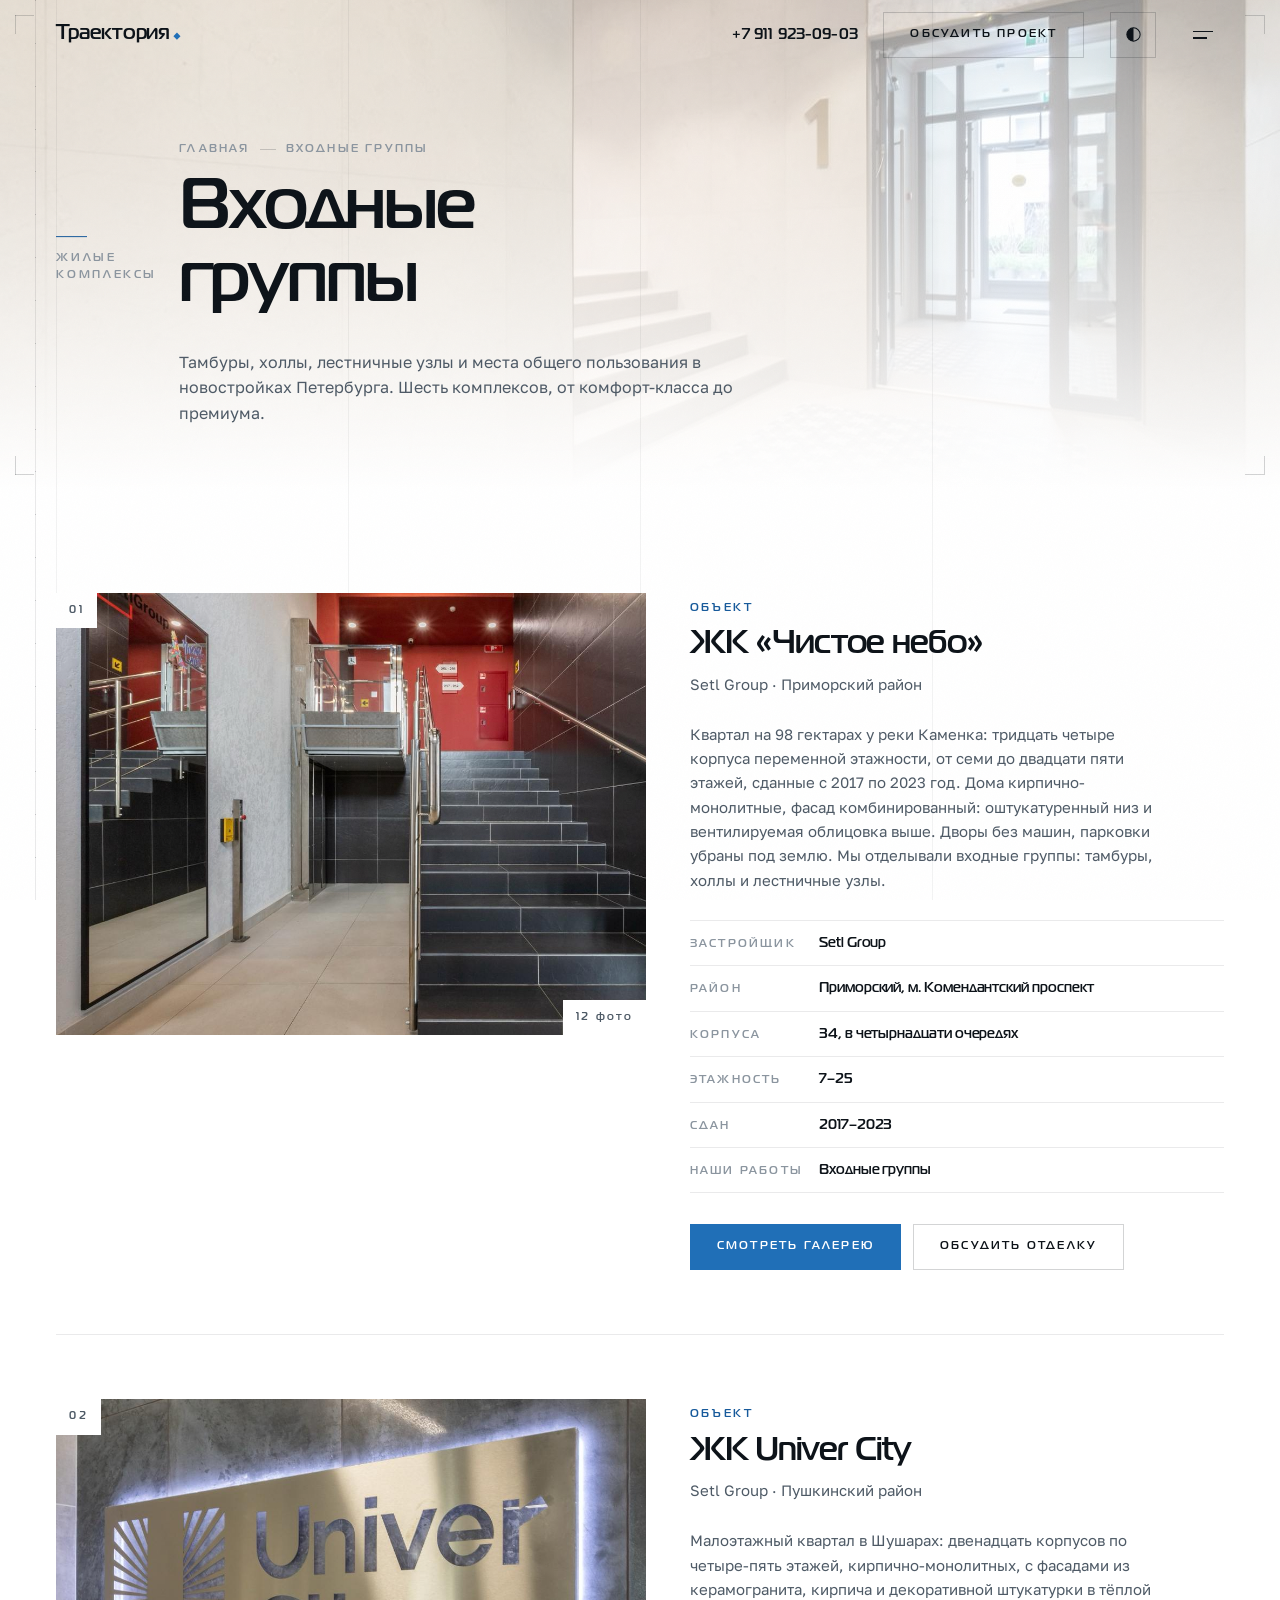
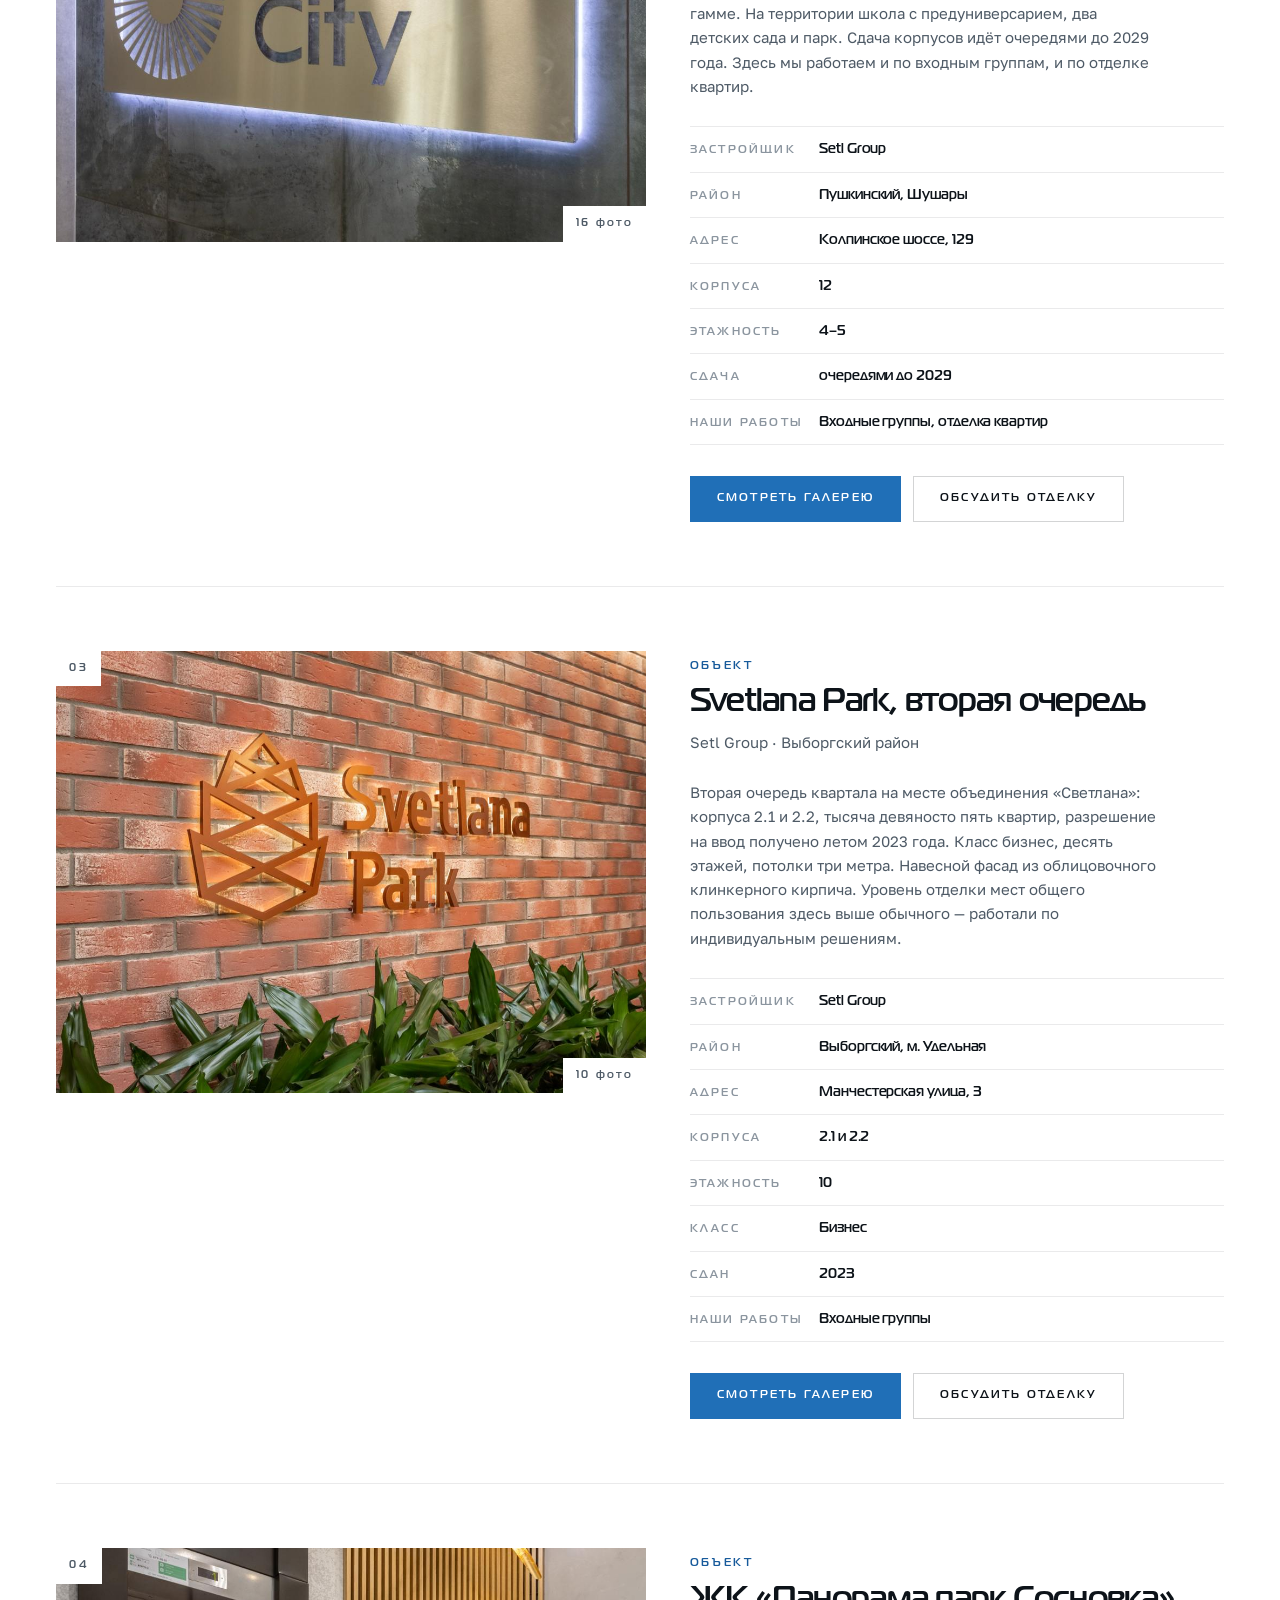
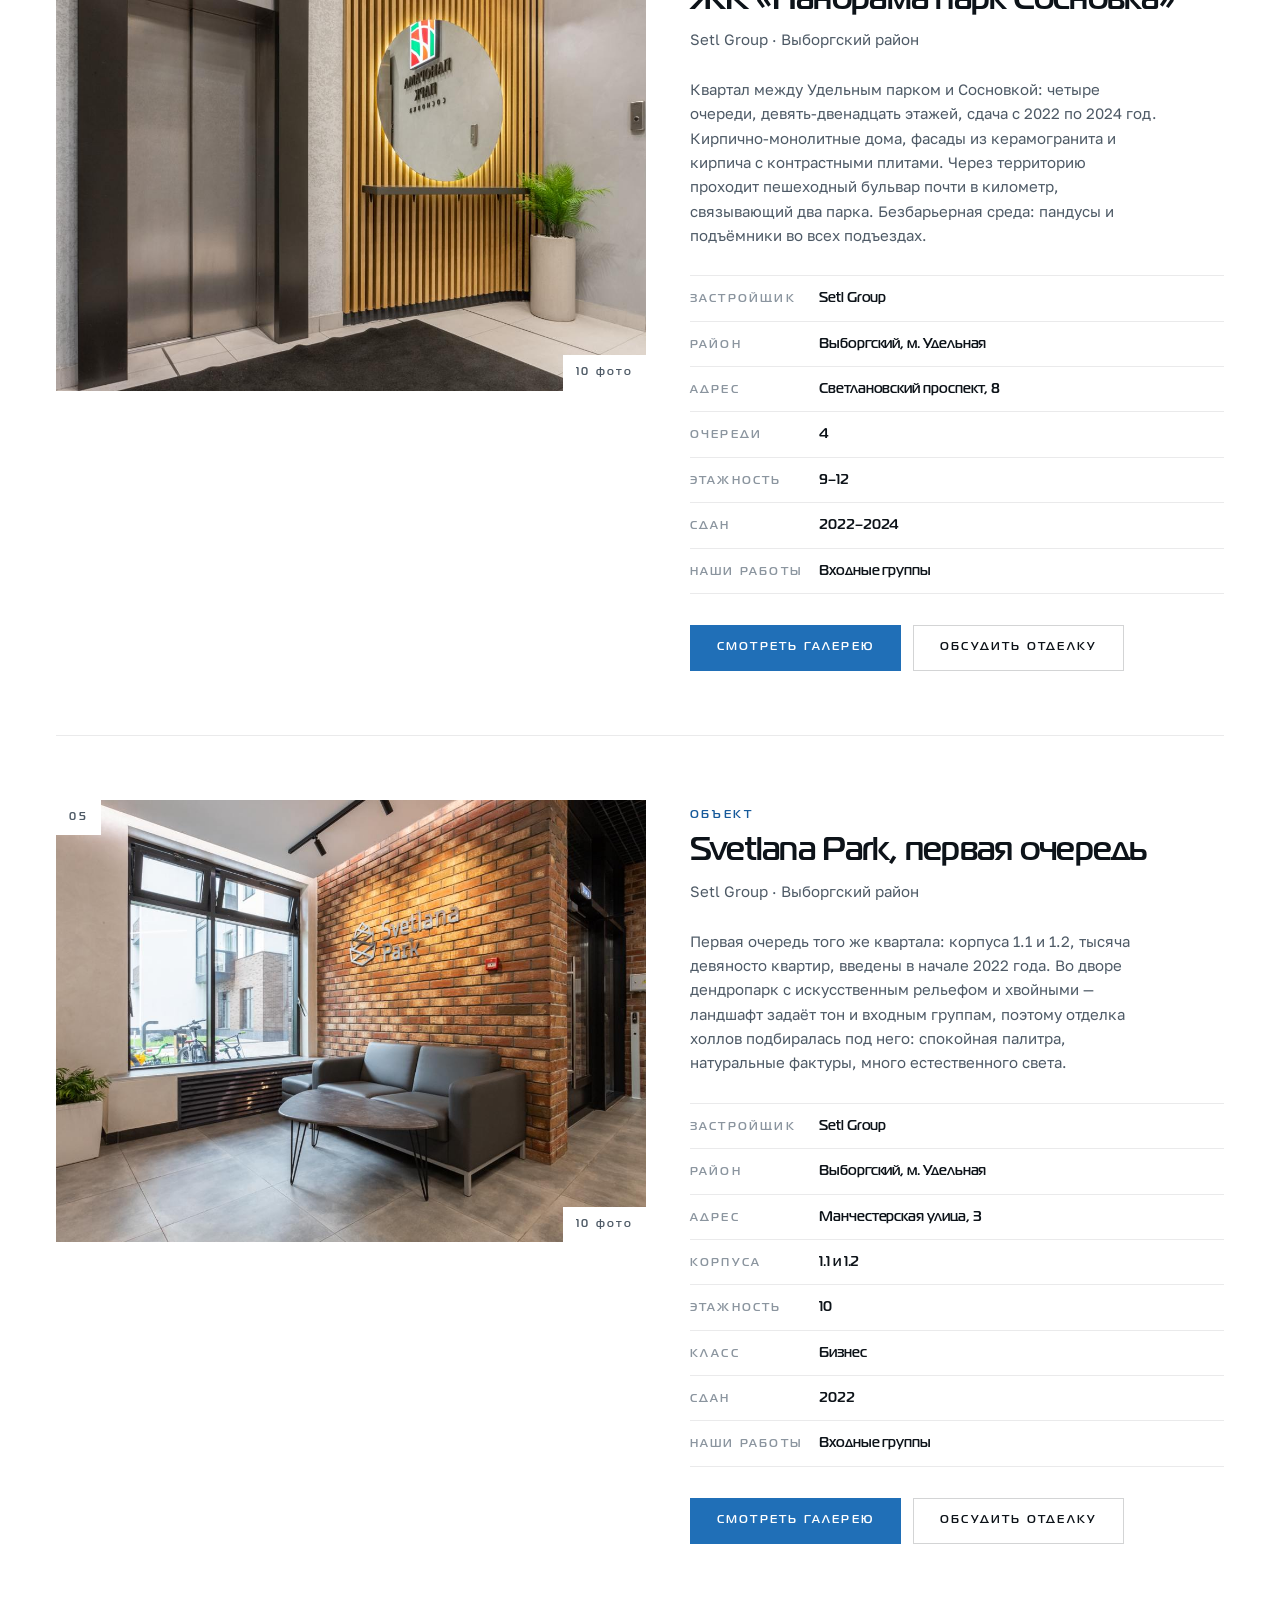
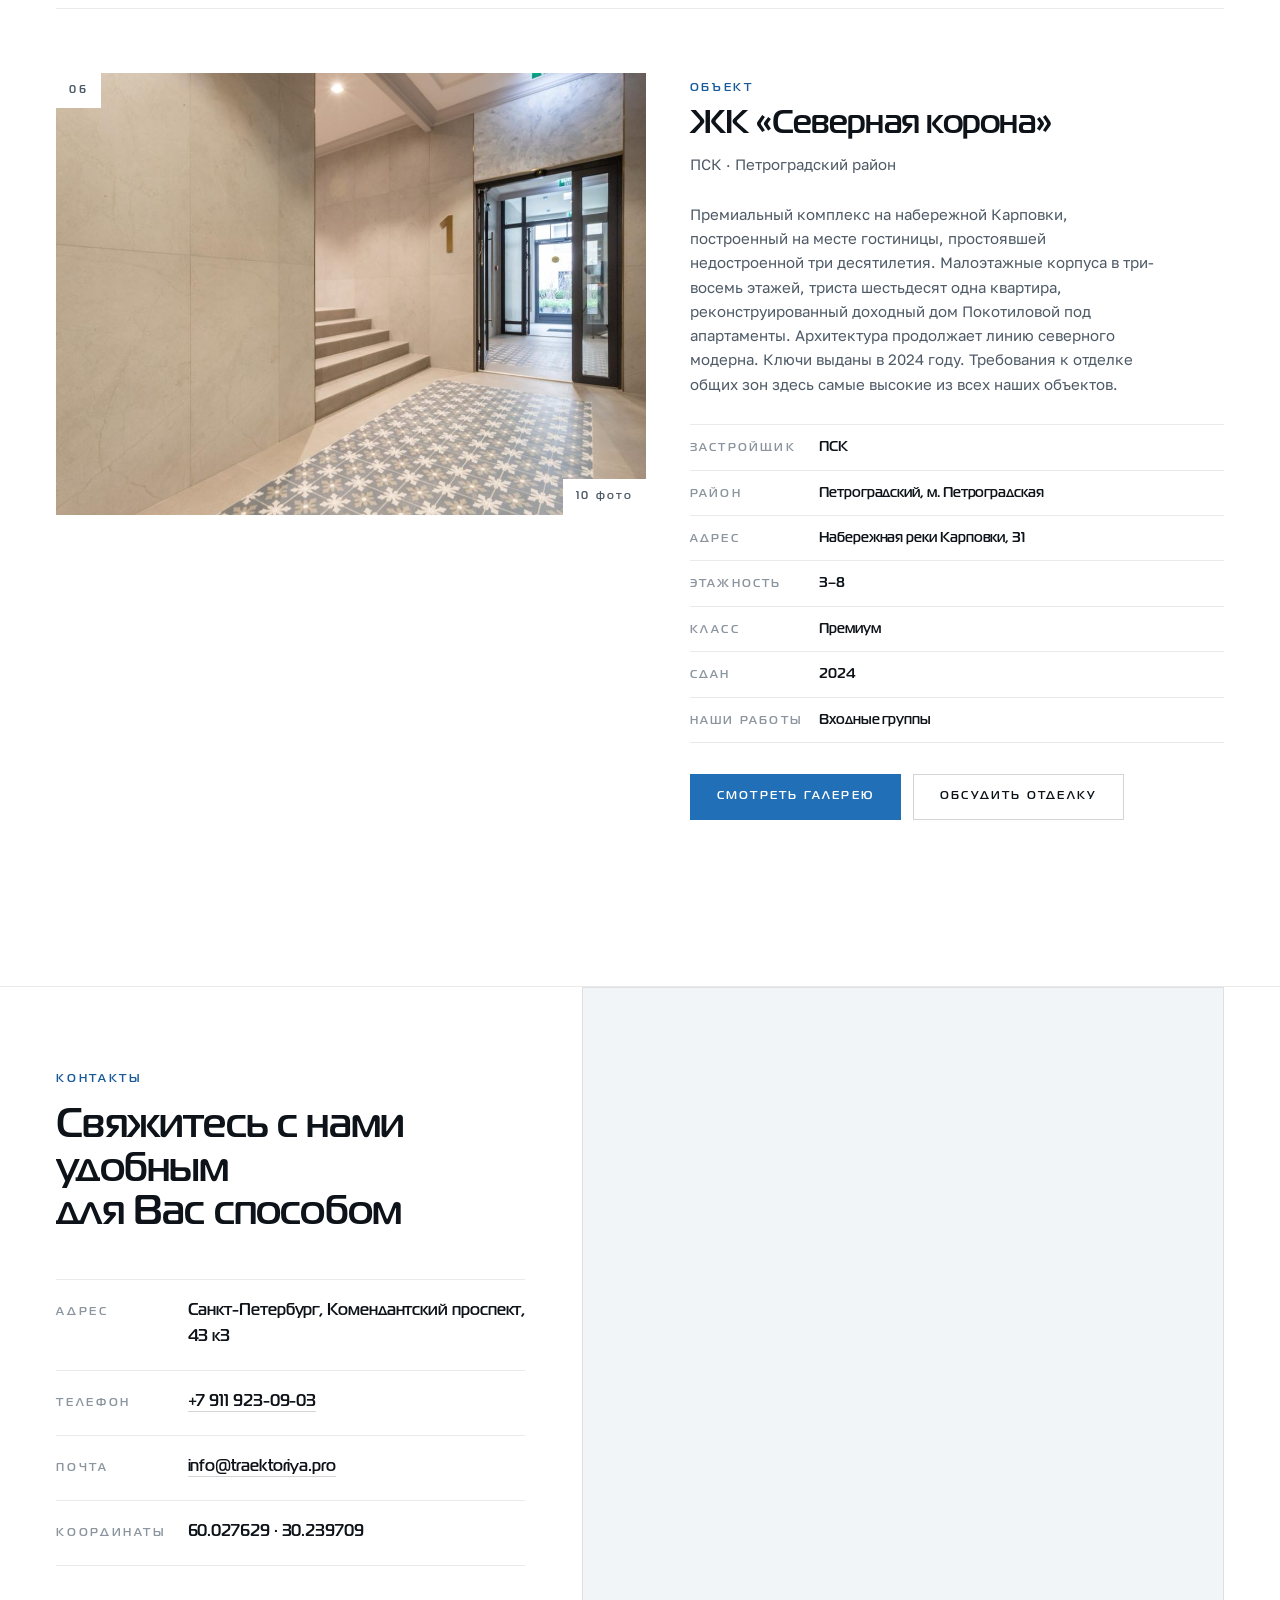
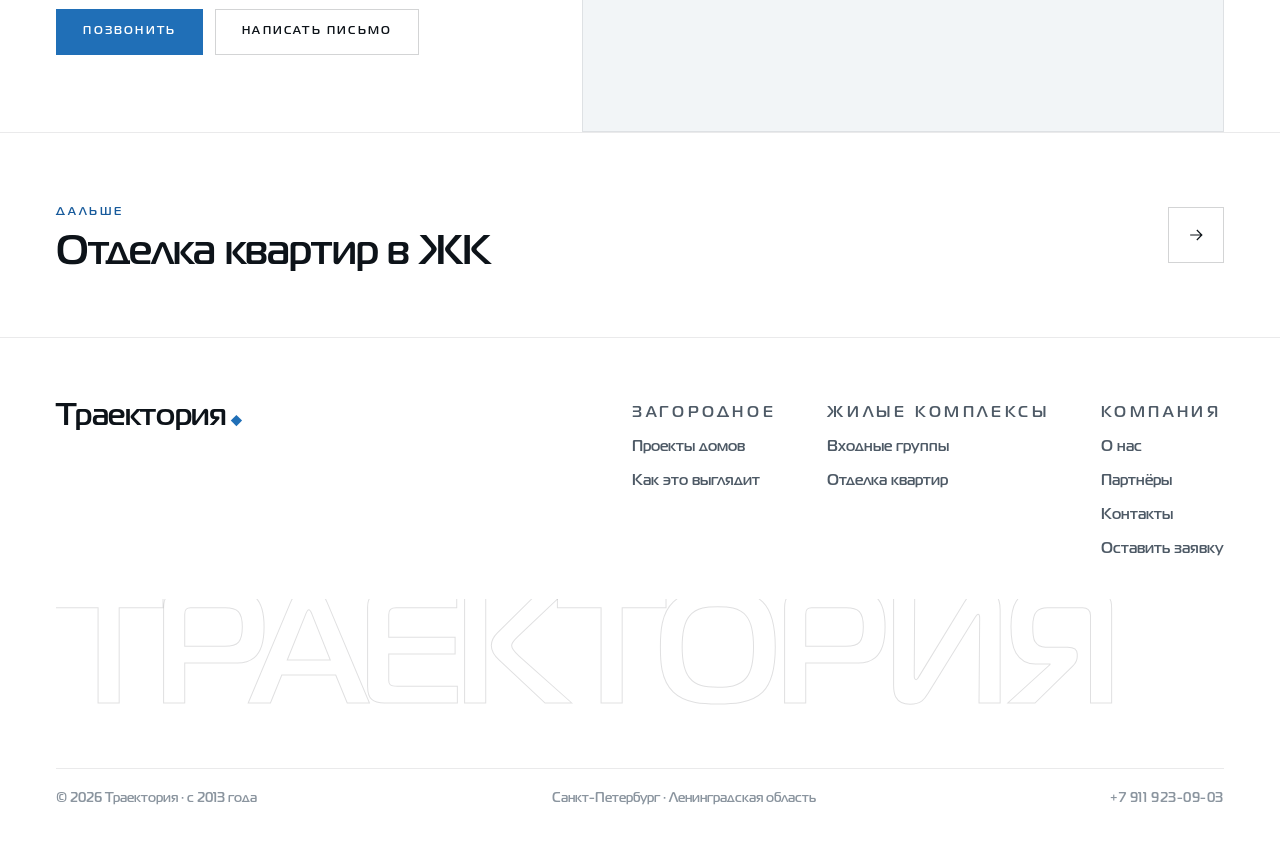
<file: projects.html>
<!DOCTYPE html>
<html lang="ru" class="no-js">
<head>
<meta charset="utf-8">
<meta name="viewport" content="width=device-width, initial-scale=1, viewport-fit=cover">
<title>Входные группы в ЖК | Траектория</title>
<meta name="description" content="Отделка входных групп в жилых комплексах Санкт-Петербурга: «Чистое небо», Univer City, Svetlana Park, «Панорама парк Сосновка», «Северная корона».">
<meta name="color-scheme" content="light dark">
<meta name="theme-color" content="#ffffff">
<script>(function(){var t;try{t=localStorage.getItem('tr-theme');}catch(e){}document.documentElement.setAttribute('data-theme',t==='dark'?'dark':'light');if(t==='dark'){var m=document.querySelector('meta[name="theme-color"]');if(m)m.setAttribute('content','#0e1216');}})();</script>
<link rel="icon" href="assets/img/brand/logo-dark.svg">
<meta property="og:type" content="website">
<meta property="og:title" content="Входные группы в ЖК | Траектория">
<meta property="og:description" content="Отделка входных групп в жилых комплексах Санкт-Петербурга: «Чистое небо», Univer City, Svetlana Park, «Панорама парк Сосновка», «Северная корона».">
<meta property="og:image" content="https://traektoriya.pro/assets/img/jk/chistoe-nebo-01.jpg">
<meta property="og:locale" content="ru_RU">
<link rel="preconnect" href="https://fonts.googleapis.com">
<link rel="preconnect" href="https://fonts.gstatic.com" crossorigin>
<link rel="stylesheet" href="https://fonts.googleapis.com/css2?family=Golos+Text:wght@400;500;600&display=swap">
<link rel="stylesheet" href="assets/site.css">
</head>
<body>
<script>document.documentElement.classList.replace('no-js','js');</script>

<a class="skip" href="#main">Перейти к содержанию</a>
<div class="rules" aria-hidden="true"><i></i></div>
<div class="grain" aria-hidden="true"></div>
<div class="cur" id="cur" aria-hidden="true"><span class="cur__t">ТЯНИ</span></div>
<div class="cur-dot" id="curDot" aria-hidden="true"></div>

<div class="load" id="load" role="status" aria-live="polite" aria-label="Загрузка">
  <div class="load__half load__half--t"></div>
  <div class="load__half load__half--b"></div>
  <div class="load__in">
    <div class="load__mark">ТРАЕКТОРИЯ</div>
    <div class="load__line"><i id="loadLine"></i></div>
    <div class="load__meta">
      <span class="label">Санкт-Петербург · Ленинградская область</span>
      <span class="load__pct"><span id="loadPct">00</span><sup>%</sup></span>
    </div>
  </div>
</div>

<div class="gauge" id="gauge" aria-hidden="true"><b id="gaugeFill"></b></div>

<header class="hdr" id="hdr">
  <div class="hdr__in">
    <a class="mark hdr__mark" href="index.html" aria-label="Траектория, на главную">Траектория</a>
    <nav class="hdr__nav" aria-label="Основное">
      <a class="hdr__tel mono" href="tel:+79119230903">+7 911 923-09-03</a>
      <a class="cta magnet" href="zayavka.html">Обсудить проект</a>
      <button class="tgl" id="theme" type="button" aria-label="Включить тёмную тему" aria-pressed="false">
        <svg viewBox="0 0 24 24" aria-hidden="true"><circle cx="12" cy="12" r="8.4"/><path d="M12 3.6a8.4 8.4 0 0 0 0 16.8z"/></svg>
      </button>
      <button class="burger" id="burger" type="button" aria-label="Открыть меню" aria-expanded="false" aria-controls="sheet">
        <i></i><i></i>
      </button>
    </nav>
  </div>
</header>

<div class="sheet" id="sheet" aria-hidden="true">
  <nav class="sheet__nav" aria-label="Разделы сайта">
    <div class="sheet__row"><a class="sheet__link" href="index.html"><span>00</span>Главная</a></div>
    <div class="sheet__row"><a class="sheet__link" href="villageprojects.html"><span>З-01</span>Проекты домов</a></div>
    <div class="sheet__row"><a class="sheet__link" href="villagerealization.html"><span>З-02</span>Как это выглядит</a></div>
    <div class="sheet__row"><a class="sheet__link" aria-current="page" href="projects.html"><span>Ж-01</span>ЖК: входные группы</a></div>
    <div class="sheet__row"><a class="sheet__link" href="otdelkajk.html"><span>Ж-02</span>ЖК: отделка квартир</a></div>
    <div class="sheet__row"><a class="sheet__link" href="partners.html"><span>П</span>Партнёры</a></div>
    <div class="sheet__row"><a class="sheet__link" href="about.html"><span>О</span>О компании</a></div>
    <div class="sheet__row"><a class="sheet__link" href="contacts.html"><span>К</span>Контакты</a></div>
  </nav>
  <div class="sheet__foot">
    <a class="mono" href="tel:+79119230903">+7 911 923-09-03</a>
    <a href="mailto:info@traektoriya.pro">info@traektoriya.pro</a>
    <span>Санкт-Петербург, Комендантский проспект, 43&nbsp;к3</span>
  </div>
</div>

<main id="main">
  <section class="phead phead--img">
    <div class="phead__bg" aria-hidden="true"><img src="assets/img/jk/severnaya-korona-01.jpg" alt="" loading="eager" decoding="async" data-hero-img></div>
    <span class="marks" aria-hidden="true"></span>
    <div class="phead__in wrap grid">
      <span class="label">Жилые комплексы</span>
      <div>
        <div class="crumbs rv"><a href="index.html">Главная</a><i></i><span>Входные группы</span></div>
        <h1>
          <span class="l" style="--dl:0ms"><span>Входные</span></span>
          <span class="l" style="--dl:100ms"><span>группы</span></span>
        </h1>
        <p class="phead__lead rv" style="--dl:120ms">Тамбуры, холлы, лестничные узлы и места общего пользования в новостройках Петербурга. Шесть комплексов, от комфорт-класса до премиума.</p>
      </div>
    </div>
  </section>
  <section class="section">
    <div class="wrap">
      <article class="proj">
        <button class="proj__media rv" type="button" data-gal="chistoenebo" aria-label="Смотреть галерею: ЖК «Чистое небо»">
          <img src="assets/img/jk/chistoe-nebo-01.jpg" alt="ЖК «Чистое небо»" loading="lazy" decoding="async">
          <span class="proj__no">01</span>
          <span class="proj__count">12 фото</span>
        </button>
        <div class="rv" style="--dl:90ms">
          <span class="label label--brand">Объект</span>
          <h2 class="proj__name">ЖК «Чистое небо»</h2>
          <p class="proj__sub">Setl Group · Приморский район</p>
          <p class="proj__txt">Квартал на 98 гектарах у реки Каменка: тридцать четыре корпуса переменной этажности, от семи до двадцати пяти этажей, сданные с 2017 по 2023 год. Дома кирпично-монолитные, фасад комбинированный: оштукатуренный низ и вентилируемая облицовка выше. Дворы без машин, парковки убраны под землю. Мы отделывали входные группы: тамбуры, холлы и лестничные узлы.</p>
          <dl class="spec">
          <div><dt>Застройщик</dt><dd>Setl Group</dd></div>
          <div><dt>Район</dt><dd>Приморский, м. Комендантский проспект</dd></div>
          <div><dt>Корпуса</dt><dd>34, в четырнадцати очередях</dd></div>
          <div><dt>Этажность</dt><dd>7–25</dd></div>
          <div><dt>Сдан</dt><dd>2017–2023</dd></div>
          <div><dt>Наши работы</dt><dd>Входные группы</dd></div>
          </dl>
          <div class="proj__cta">
            <button class="cta cta--solid magnet" type="button" data-gal="chistoenebo">Смотреть галерею</button>
            <a class="cta magnet" href="zayavka.html?p=%D0%96%D0%9A%20%C2%AB%D0%A7%D0%B8%D1%81%D1%82%D0%BE%D0%B5%20%D0%BD%D0%B5%D0%B1%D0%BE%C2%BB">Обсудить отделку</a>
          </div>
        </div>
      </article>
      <article class="proj">
        <button class="proj__media rv" type="button" data-gal="univercity" aria-label="Смотреть галерею: ЖК Univer City">
          <img src="assets/img/jk/univer-city-01.jpg" alt="ЖК Univer City" loading="lazy" decoding="async">
          <span class="proj__no">02</span>
          <span class="proj__count">16 фото</span>
        </button>
        <div class="rv" style="--dl:90ms">
          <span class="label label--brand">Объект</span>
          <h2 class="proj__name">ЖК Univer City</h2>
          <p class="proj__sub">Setl Group · Пушкинский район</p>
          <p class="proj__txt">Малоэтажный квартал в Шушарах: двенадцать корпусов по четыре-пять этажей, кирпично-монолитных, с фасадами из керамогранита, кирпича и декоративной штукатурки в тёплой гамме. На территории школа с предуниверсарием, два детских сада и парк. Сдача корпусов идёт очередями до 2029 года. Здесь мы работаем и по входным группам, и по отделке квартир.</p>
          <dl class="spec">
          <div><dt>Застройщик</dt><dd>Setl Group</dd></div>
          <div><dt>Район</dt><dd>Пушкинский, Шушары</dd></div>
          <div><dt>Адрес</dt><dd>Колпинское шоссе, 129</dd></div>
          <div><dt>Корпуса</dt><dd>12</dd></div>
          <div><dt>Этажность</dt><dd>4–5</dd></div>
          <div><dt>Сдача</dt><dd>очередями до 2029</dd></div>
          <div><dt>Наши работы</dt><dd>Входные группы, отделка квартир</dd></div>
          </dl>
          <div class="proj__cta">
            <button class="cta cta--solid magnet" type="button" data-gal="univercity">Смотреть галерею</button>
            <a class="cta magnet" href="zayavka.html?p=%D0%96%D0%9A%20Univer%20City">Обсудить отделку</a>
          </div>
        </div>
      </article>
      <article class="proj">
        <button class="proj__media rv" type="button" data-gal="svetlanapark2" aria-label="Смотреть галерею: Svetlana Park, вторая очередь">
          <img src="assets/img/jk/svetlana-park-2-01.jpg" alt="Svetlana Park, вторая очередь" loading="lazy" decoding="async">
          <span class="proj__no">03</span>
          <span class="proj__count">10 фото</span>
        </button>
        <div class="rv" style="--dl:90ms">
          <span class="label label--brand">Объект</span>
          <h2 class="proj__name">Svetlana Park, вторая очередь</h2>
          <p class="proj__sub">Setl Group · Выборгский район</p>
          <p class="proj__txt">Вторая очередь квартала на месте объединения «Светлана»: корпуса 2.1 и 2.2, тысяча девяносто пять квартир, разрешение на ввод получено летом 2023 года. Класс бизнес, десять этажей, потолки три метра. Навесной фасад из облицовочного клинкерного кирпича. Уровень отделки мест общего пользования здесь выше обычного — работали по индивидуальным решениям.</p>
          <dl class="spec">
          <div><dt>Застройщик</dt><dd>Setl Group</dd></div>
          <div><dt>Район</dt><dd>Выборгский, м. Удельная</dd></div>
          <div><dt>Адрес</dt><dd>Манчестерская улица, 3</dd></div>
          <div><dt>Корпуса</dt><dd>2.1 и 2.2</dd></div>
          <div><dt>Этажность</dt><dd>10</dd></div>
          <div><dt>Класс</dt><dd>Бизнес</dd></div>
          <div><dt>Сдан</dt><dd>2023</dd></div>
          <div><dt>Наши работы</dt><dd>Входные группы</dd></div>
          </dl>
          <div class="proj__cta">
            <button class="cta cta--solid magnet" type="button" data-gal="svetlanapark2">Смотреть галерею</button>
            <a class="cta magnet" href="zayavka.html?p=Svetlana%20Park%2C%20%D0%B2%D1%82%D0%BE%D1%80%D0%B0%D1%8F%20%D0%BE%D1%87%D0%B5%D1%80%D0%B5%D0%B4%D1%8C">Обсудить отделку</a>
          </div>
        </div>
      </article>
      <article class="proj">
        <button class="proj__media rv" type="button" data-gal="panorama" aria-label="Смотреть галерею: ЖК «Панорама парк Сосновка»">
          <img src="assets/img/jk/panorama-park-01.jpg" alt="ЖК «Панорама парк Сосновка»" loading="lazy" decoding="async">
          <span class="proj__no">04</span>
          <span class="proj__count">10 фото</span>
        </button>
        <div class="rv" style="--dl:90ms">
          <span class="label label--brand">Объект</span>
          <h2 class="proj__name">ЖК «Панорама парк Сосновка»</h2>
          <p class="proj__sub">Setl Group · Выборгский район</p>
          <p class="proj__txt">Квартал между Удельным парком и Сосновкой: четыре очереди, девять-двенадцать этажей, сдача с 2022 по 2024 год. Кирпично-монолитные дома, фасады из керамогранита и кирпича с контрастными плитами. Через территорию проходит пешеходный бульвар почти в километр, связывающий два парка. Безбарьерная среда: пандусы и подъёмники во всех подъездах.</p>
          <dl class="spec">
          <div><dt>Застройщик</dt><dd>Setl Group</dd></div>
          <div><dt>Район</dt><dd>Выборгский, м. Удельная</dd></div>
          <div><dt>Адрес</dt><dd>Светлановский проспект, 8</dd></div>
          <div><dt>Очереди</dt><dd>4</dd></div>
          <div><dt>Этажность</dt><dd>9–12</dd></div>
          <div><dt>Сдан</dt><dd>2022–2024</dd></div>
          <div><dt>Наши работы</dt><dd>Входные группы</dd></div>
          </dl>
          <div class="proj__cta">
            <button class="cta cta--solid magnet" type="button" data-gal="panorama">Смотреть галерею</button>
            <a class="cta magnet" href="zayavka.html?p=%D0%96%D0%9A%20%C2%AB%D0%9F%D0%B0%D0%BD%D0%BE%D1%80%D0%B0%D0%BC%D0%B0%20%D0%BF%D0%B0%D1%80%D0%BA%20%D0%A1%D0%BE%D1%81%D0%BD%D0%BE%D0%B2%D0%BA%D0%B0%C2%BB">Обсудить отделку</a>
          </div>
        </div>
      </article>
      <article class="proj">
        <button class="proj__media rv" type="button" data-gal="svetlanapark1" aria-label="Смотреть галерею: Svetlana Park, первая очередь">
          <img src="assets/img/jk/svetlana-park-1-01.jpg" alt="Svetlana Park, первая очередь" loading="lazy" decoding="async">
          <span class="proj__no">05</span>
          <span class="proj__count">10 фото</span>
        </button>
        <div class="rv" style="--dl:90ms">
          <span class="label label--brand">Объект</span>
          <h2 class="proj__name">Svetlana Park, первая очередь</h2>
          <p class="proj__sub">Setl Group · Выборгский район</p>
          <p class="proj__txt">Первая очередь того же квартала: корпуса 1.1 и 1.2, тысяча девяносто квартир, введены в начале 2022 года. Во дворе дендропарк с искусственным рельефом и хвойными — ландшафт задаёт тон и входным группам, поэтому отделка холлов подбиралась под него: спокойная палитра, натуральные фактуры, много естественного света.</p>
          <dl class="spec">
          <div><dt>Застройщик</dt><dd>Setl Group</dd></div>
          <div><dt>Район</dt><dd>Выборгский, м. Удельная</dd></div>
          <div><dt>Адрес</dt><dd>Манчестерская улица, 3</dd></div>
          <div><dt>Корпуса</dt><dd>1.1 и 1.2</dd></div>
          <div><dt>Этажность</dt><dd>10</dd></div>
          <div><dt>Класс</dt><dd>Бизнес</dd></div>
          <div><dt>Сдан</dt><dd>2022</dd></div>
          <div><dt>Наши работы</dt><dd>Входные группы</dd></div>
          </dl>
          <div class="proj__cta">
            <button class="cta cta--solid magnet" type="button" data-gal="svetlanapark1">Смотреть галерею</button>
            <a class="cta magnet" href="zayavka.html?p=Svetlana%20Park%2C%20%D0%BF%D0%B5%D1%80%D0%B2%D0%B0%D1%8F%20%D0%BE%D1%87%D0%B5%D1%80%D0%B5%D0%B4%D1%8C">Обсудить отделку</a>
          </div>
        </div>
      </article>
      <article class="proj">
        <button class="proj__media rv" type="button" data-gal="severnayakorona" aria-label="Смотреть галерею: ЖК «Северная корона»">
          <img src="assets/img/jk/severnaya-korona-01.jpg" alt="ЖК «Северная корона»" loading="lazy" decoding="async">
          <span class="proj__no">06</span>
          <span class="proj__count">10 фото</span>
        </button>
        <div class="rv" style="--dl:90ms">
          <span class="label label--brand">Объект</span>
          <h2 class="proj__name">ЖК «Северная корона»</h2>
          <p class="proj__sub">ПСК · Петроградский район</p>
          <p class="proj__txt">Премиальный комплекс на набережной Карповки, построенный на месте гостиницы, простоявшей недостроенной три десятилетия. Малоэтажные корпуса в три-восемь этажей, триста шестьдесят одна квартира, реконструированный доходный дом Покотиловой под апартаменты. Архитектура продолжает линию северного модерна. Ключи выданы в 2024 году. Требования к отделке общих зон здесь самые высокие из всех наших объектов.</p>
          <dl class="spec">
          <div><dt>Застройщик</dt><dd>ПСК</dd></div>
          <div><dt>Район</dt><dd>Петроградский, м. Петроградская</dd></div>
          <div><dt>Адрес</dt><dd>Набережная реки Карповки, 31</dd></div>
          <div><dt>Этажность</dt><dd>3–8</dd></div>
          <div><dt>Класс</dt><dd>Премиум</dd></div>
          <div><dt>Сдан</dt><dd>2024</dd></div>
          <div><dt>Наши работы</dt><dd>Входные группы</dd></div>
          </dl>
          <div class="proj__cta">
            <button class="cta cta--solid magnet" type="button" data-gal="severnayakorona">Смотреть галерею</button>
            <a class="cta magnet" href="zayavka.html?p=%D0%96%D0%9A%20%C2%AB%D0%A1%D0%B5%D0%B2%D0%B5%D1%80%D0%BD%D0%B0%D1%8F%20%D0%BA%D0%BE%D1%80%D0%BE%D0%BD%D0%B0%C2%BB">Обсудить отделку</a>
          </div>
        </div>
      </article>
    </div>
  </section>

  <section class="contact" id="contact">
    <div class="wrap">
      <div class="contact__grid">
        <div class="contact__panel">
          <span class="label label--brand">Контакты</span>
          <h2 class="contact__title">
            <span class="l" style="--dl:0ms"><span>Свяжитесь с нами удобным</span></span>
            <span class="l" style="--dl:100ms"><span>для Вас способом</span></span>
          </h2>
          <div class="rows rv">
            <div class="row"><span class="label">Адрес</span><span class="row__v">Санкт-Петербург, Комендантский проспект, 43&nbsp;к3</span></div>
            <div class="row"><span class="label">Телефон</span><span class="row__v mono"><a href="tel:+79119230903">+7 911 923-09-03</a></span></div>
            <div class="row"><span class="label">Почта</span><span class="row__v"><a href="mailto:info@traektoriya.pro">info@traektoriya.pro</a></span></div>
            <div class="row"><span class="label">Координаты</span><span class="row__v mono">60.027629 · 30.239709</span></div>
          </div>
          <div class="contact__cta rv" style="--dl:90ms">
            <a class="cta cta--solid magnet" href="tel:+79119230903">Позвонить</a>
            <a class="cta magnet" href="mailto:info@traektoriya.pro">Написать письмо</a>
          </div>
        </div>
        <div class="contact__map">
          <iframe loading="lazy" title="Карта: Санкт-Петербург, Комендантский проспект, 43 к3"
            src="https://yandex.ru/map-widget/v1/?ll=30.239709%2C60.027629&amp;z=16&amp;pt=30.239709,60.027629,pm2blm"></iframe>
        </div>
      </div>
    </div>
  </section>

  <a class="next" href="otdelkajk.html">
    <div class="wrap next__in">
      <div>
        <span class="label label--brand">Дальше</span>
        <div class="next__t" style="margin-top:10px">Отделка квартир в ЖК</div>
      </div>
      <span class="next__a" aria-hidden="true">
        <svg viewBox="0 0 24 24"><path d="M5 12h14M13 6l6 6-6 6"/></svg>
      </span>
    </div>
  </a>
</main>

<footer class="ftr">
  <div class="wrap">
    <div class="ftr__top">
      <a class="mark ftr__mark-a" href="index.html" aria-label="Траектория, на главную">Траектория</a>
      <div class="ftr__cols">
        <div class="ftr__col">
          <span class="label">Загородное</span>
          <a href="villageprojects.html">Проекты домов</a>
          <a href="villagerealization.html">Как это выглядит</a>
        </div>
        <div class="ftr__col">
          <span class="label">Жилые комплексы</span>
          <a href="projects.html">Входные группы</a>
          <a href="otdelkajk.html">Отделка квартир</a>
        </div>
        <div class="ftr__col">
          <span class="label">Компания</span>
          <a href="about.html">О нас</a>
          <a href="partners.html">Партнёры</a>
          <a href="contacts.html">Контакты</a>
          <a href="zayavka.html">Оставить заявку</a>
        </div>
      </div>
    </div>
    <div class="ftr__mark" aria-hidden="true">ТРАЕКТОРИЯ</div>
    <div class="ftr__bot">
      <span>© <span id="yr">2026</span> Траектория · с 2013 года</span>
      <span>Санкт-Петербург · Ленинградская область</span>
      <a class="mono" href="tel:+79119230903">+7 911 923-09-03</a>
    </div>
  </div>
</footer>

<div class="dock" id="dock">
  <div class="dock__in">
    <a class="cta cta--solid" href="tel:+79119230903">Позвонить</a>
    <a class="cta" href="zayavka.html">Заявка</a>
  </div>
</div>

<div class="modal" id="modal" role="dialog" aria-modal="true" aria-labelledby="modalTitle" aria-hidden="true">
  <div class="modal__veil" data-modal-close></div>
  <div class="modal__box" role="document">
    <button class="modal__x" type="button" data-modal-close aria-label="Закрыть">
      <svg viewBox="0 0 24 24" aria-hidden="true"><path d="M5 5l14 14M19 5L5 19"/></svg>
    </button>
    <div class="modal__in">
      <span class="label label--brand" id="modalKicker">Заявка</span>
      <h2 class="modal__t" id="modalTitle">Обсудим ваш проект</h2>
      <p class="modal__lead" id="modalLead">Оставьте телефон, перезвоним и уточним задачу. Это ни к чему не обязывает.</p>

      <form class="form form--tight" data-form novalidate>
        <div class="two">
          <div class="field">
            <label>Как к вам обращаться</label>
            <input name="name" type="text" autocomplete="name" placeholder="Имя">
          </div>
          <div class="field">
            <label>Телефон</label>
            <input name="tel" type="tel" autocomplete="tel" required placeholder="+7">
          </div>
        </div>
        <div class="field">
          <label>Направление</label>
          <select name="kind">
            <option>Строительство загородного дома</option>
            <option>Отделка квартиры в новостройке</option>
            <option>Входные группы в жилом комплексе</option>
            <option>Внутренняя отделка дома</option>
            <option>Пока не определился</option>
          </select>
        </div>
        <input name="proj" type="hidden" value="">
        <div class="field">
          <label>Коротко о задаче</label>
          <textarea name="msg" rows="3" placeholder="Участок, площадь, сроки, бюджет: всё, что уже понятно"></textarea>
        </div>
        <label class="agree">
          <input name="ok" type="checkbox" required>
          <span>Согласен на обработку персональных данных в соответствии с
            <a href="#" data-policy>политикой обработки</a>.</span>
        </label>
        <button class="cta cta--solid form__send magnet" type="submit">Отправить заявку</button>
        <p class="form__note" data-note>Перезваниваем в рабочее время. Если срочно, быстрее позвонить: <a class="mono" href="tel:+79119230903">+7 911 923-09-03</a>.</p>
      </form>

      <div class="thanks" data-done role="status">
        <span class="tick" aria-hidden="true">
          <svg viewBox="0 0 52 52"><circle class="tick__o" cx="26" cy="26" r="23"/><path class="tick__c" d="M15 27l8 8 15-16"/></svg>
        </span>
        <h3>Спасибо, заявка у нас</h3>
        <p>Перезвоним на указанный номер. Если нужно быстрее — <a class="mono" href="tel:+79119230903">+7 911 923-09-03</a>.</p>
        <button class="cta magnet" type="button" data-modal-close>Закрыть</button>
      </div>
    </div>
  </div>
</div>

<div class="lb" id="lb" role="dialog" aria-modal="true" aria-label="Просмотр объекта">
  <div class="lb__bar">
    <span class="lb__title" id="lbTitle"></span>
    <button class="lb__x" id="lbX" type="button" aria-label="Закрыть">
      <svg viewBox="0 0 24 24" aria-hidden="true"><path d="M5 5l14 14M19 5L5 19"/></svg>
    </button>
  </div>
  <div class="lb__fig"><img id="lbImg" alt=""></div>
  <div class="lb__nav">
    <button class="arw" id="lbPrev" type="button" aria-label="Предыдущее фото">
      <svg viewBox="0 0 24 24" aria-hidden="true"><path d="M15 4 7 12l8 8"/></svg>
    </button>
    <span class="lb__idx" id="lbIdx">01 / 01</span>
    <button class="arw" id="lbNext" type="button" aria-label="Следующее фото">
      <svg viewBox="0 0 24 24" aria-hidden="true"><path d="M9 4l8 8-8 8"/></svg>
    </button>
  </div>
</div>

<script type="application/ld+json">
{"@context":"https://schema.org","@type":"GeneralContractor","name":"Траектория",
"url":"https://traektoriya.pro/","telephone":"+7 911 923-09-03","email":"info@traektoriya.pro","foundingDate":"2013",
"address":{"@type":"PostalAddress","streetAddress":"Комендантский проспект, 43 к3","addressLocality":"Санкт-Петербург","addressCountry":"RU"},
"geo":{"@type":"GeoCoordinates","latitude":60.027629,"longitude":30.239709},
"areaServed":["Санкт-Петербург","Ленинградская область"]}
</script>

<script>
window.GALLERIES={"chistoenebo": {"title": "ЖК «Чистое небо»", "imgs": ["assets/img/jk/chistoe-nebo-01.jpg", "assets/img/jk/chistoe-nebo-02.jpg", "assets/img/jk/chistoe-nebo-03.jpg", "assets/img/jk/chistoe-nebo-04.jpg", "assets/img/jk/chistoe-nebo-05.jpg", "assets/img/jk/chistoe-nebo-06.jpg", "assets/img/jk/chistoe-nebo-07.jpg", "assets/img/jk/chistoe-nebo-08.jpg", "assets/img/jk/chistoe-nebo-09.jpg", "assets/img/jk/chistoe-nebo-10.jpg", "assets/img/jk/chistoe-nebo-11.jpg", "assets/img/jk/chistoe-nebo-12.jpg"]}, "univercity": {"title": "ЖК Univer City", "imgs": ["assets/img/jk/univer-city-01.jpg", "assets/img/jk/univer-city-02.jpg", "assets/img/jk/univer-city-03.jpg", "assets/img/jk/univer-city-04.jpg", "assets/img/jk/univer-city-05.jpg", "assets/img/jk/univer-city-06.jpg", "assets/img/jk/univer-city-07.jpg", "assets/img/jk/univer-city-08.jpg", "assets/img/jk/univer-city-09.jpg", "assets/img/jk/univer-city-10.jpg", "assets/img/jk/univer-city-11.jpg", "assets/img/jk/univer-city-12.jpg", "assets/img/jk/univer-city-13.jpg", "assets/img/jk/univer-city-14.jpg", "assets/img/jk/univer-city-15.jpg", "assets/img/jk/univer-city-16.jpg"]}, "svetlanapark2": {"title": "Svetlana Park, вторая очередь", "imgs": ["assets/img/jk/svetlana-park-2-01.jpg", "assets/img/jk/svetlana-park-2-02.jpg", "assets/img/jk/svetlana-park-2-03.jpg", "assets/img/jk/svetlana-park-2-04.jpg", "assets/img/jk/svetlana-park-2-05.jpg", "assets/img/jk/svetlana-park-2-06.jpg", "assets/img/jk/svetlana-park-2-07.jpg", "assets/img/jk/svetlana-park-2-08.jpg", "assets/img/jk/svetlana-park-2-09.jpg", "assets/img/jk/svetlana-park-2-10.jpg"]}, "panorama": {"title": "ЖК «Панорама парк Сосновка»", "imgs": ["assets/img/jk/panorama-park-01.jpg", "assets/img/jk/panorama-park-02.jpg", "assets/img/jk/panorama-park-03.jpg", "assets/img/jk/panorama-park-04.jpg", "assets/img/jk/panorama-park-05.jpg", "assets/img/jk/panorama-park-06.jpg", "assets/img/jk/panorama-park-07.jpg", "assets/img/jk/panorama-park-08.jpg", "assets/img/jk/panorama-park-09.jpg", "assets/img/jk/panorama-park-10.jpg"]}, "svetlanapark1": {"title": "Svetlana Park, первая очередь", "imgs": ["assets/img/jk/svetlana-park-1-01.jpg", "assets/img/jk/svetlana-park-1-02.jpg", "assets/img/jk/svetlana-park-1-03.jpg", "assets/img/jk/svetlana-park-1-04.jpg", "assets/img/jk/svetlana-park-1-05.jpg", "assets/img/jk/svetlana-park-1-06.jpg", "assets/img/jk/svetlana-park-1-07.jpg", "assets/img/jk/svetlana-park-1-08.jpg", "assets/img/jk/svetlana-park-1-09.jpg", "assets/img/jk/svetlana-park-1-10.jpg"]}, "severnayakorona": {"title": "ЖК «Северная корона»", "imgs": ["assets/img/jk/severnaya-korona-01.jpg", "assets/img/jk/severnaya-korona-02.jpg", "assets/img/jk/severnaya-korona-03.jpg", "assets/img/jk/severnaya-korona-04.jpg", "assets/img/jk/severnaya-korona-05.jpg", "assets/img/jk/severnaya-korona-06.jpg", "assets/img/jk/severnaya-korona-07.jpg", "assets/img/jk/severnaya-korona-08.jpg", "assets/img/jk/severnaya-korona-09.jpg", "assets/img/jk/severnaya-korona-10.jpg"]}};
</script>
<script src="assets/site.js"></script>
</body>
</html>
</file>
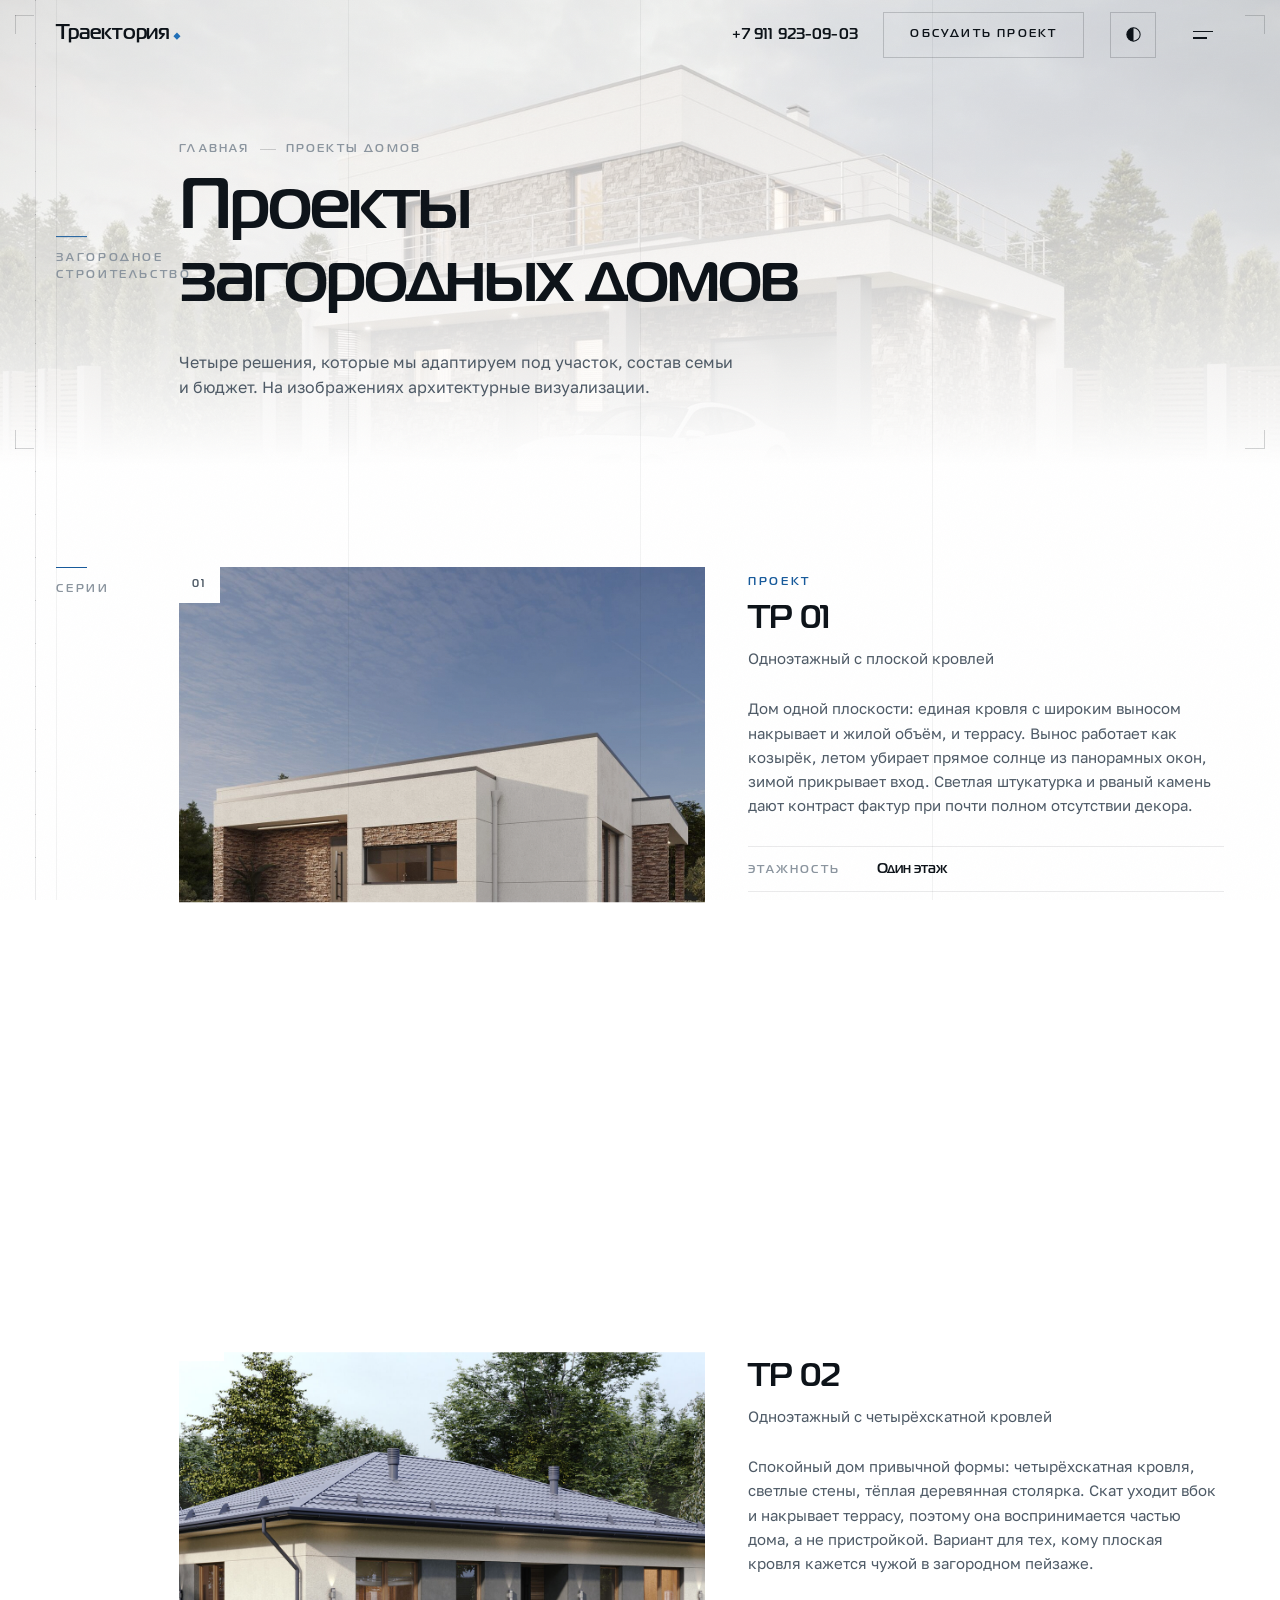
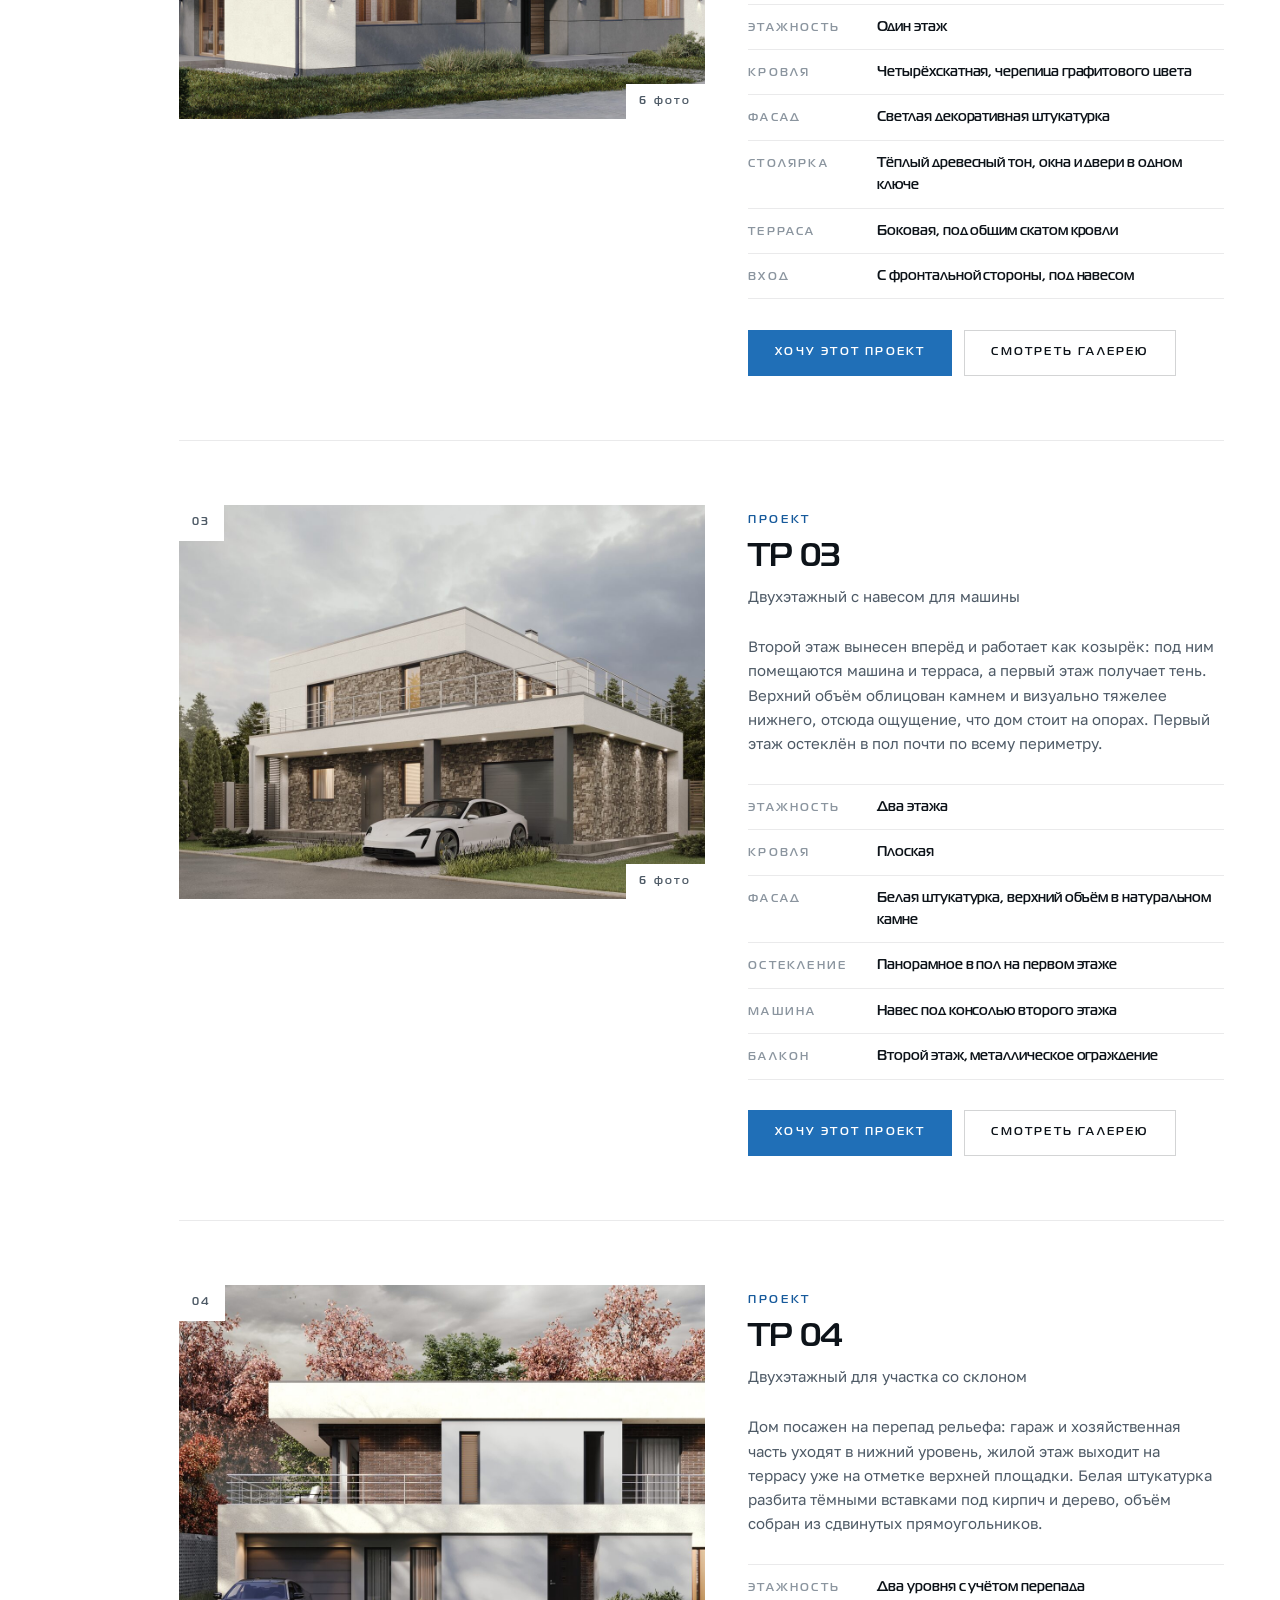
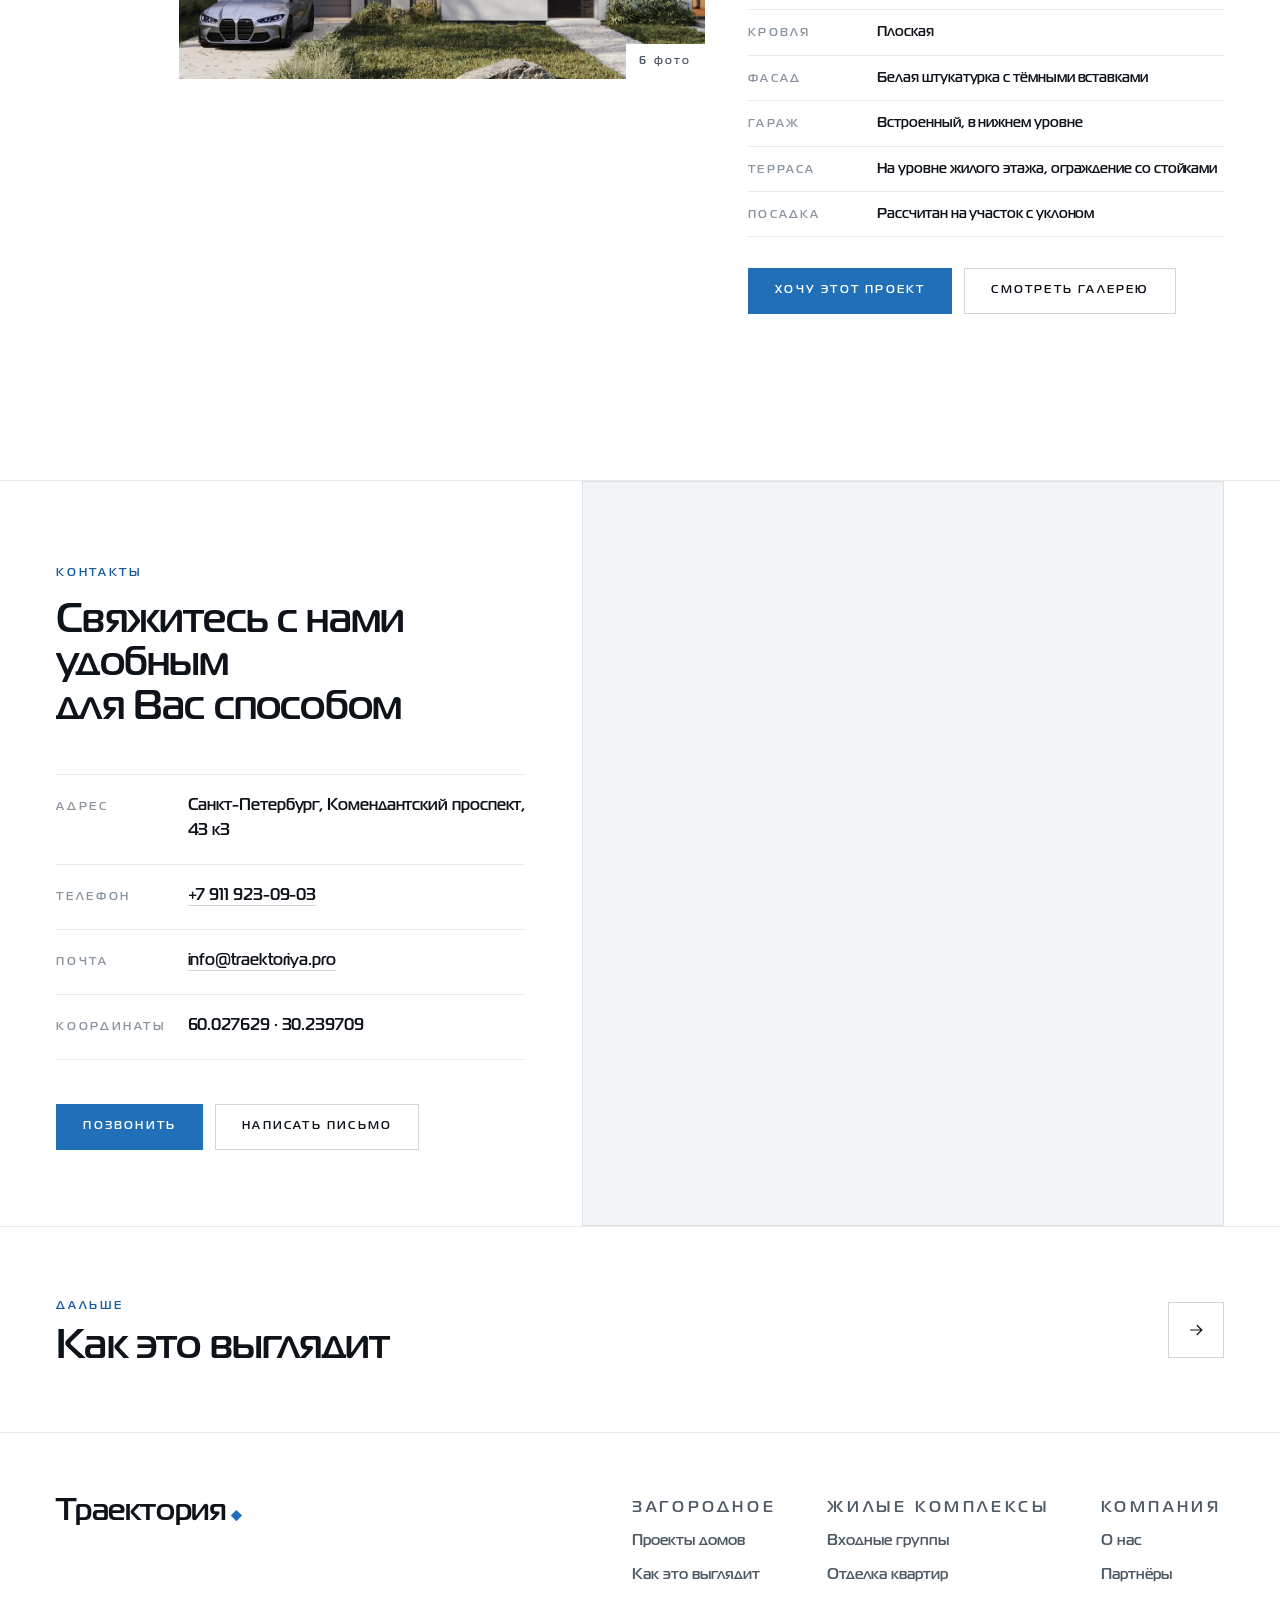
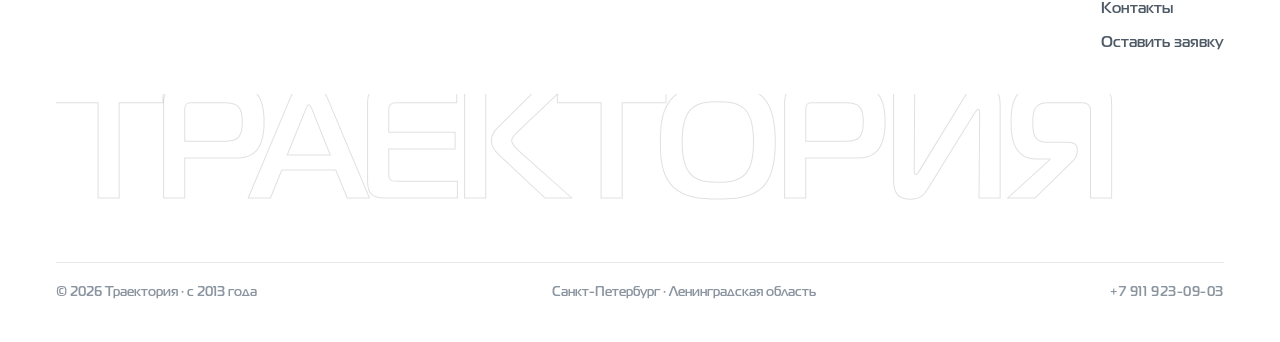
<file: villageprojects.html>
<!DOCTYPE html>
<html lang="ru" class="no-js">
<head>
<meta charset="utf-8">
<meta name="viewport" content="width=device-width, initial-scale=1, viewport-fit=cover">
<title>Проекты загородных домов | Траектория</title>
<meta name="description" content="Проекты загородных домов «Траектория»: одноэтажные и двухэтажные решения. Строительство в Санкт-Петербурге и Ленинградской области.">
<meta name="color-scheme" content="light dark">
<meta name="theme-color" content="#ffffff">
<script>(function(){var t;try{t=localStorage.getItem('tr-theme');}catch(e){}document.documentElement.setAttribute('data-theme',t==='dark'?'dark':'light');if(t==='dark'){var m=document.querySelector('meta[name="theme-color"]');if(m)m.setAttribute('content','#0e1216');}})();</script>
<link rel="icon" href="assets/img/brand/logo-dark.svg">
<meta property="og:type" content="website">
<meta property="og:title" content="Проекты загородных домов | Траектория">
<meta property="og:description" content="Проекты загородных домов «Траектория»: одноэтажные и двухэтажные решения. Строительство в Санкт-Петербурге и Ленинградской области.">
<meta property="og:image" content="https://traektoriya.pro/assets/img/village/obj-02.jpg">
<meta property="og:locale" content="ru_RU">
<link rel="preconnect" href="https://fonts.googleapis.com">
<link rel="preconnect" href="https://fonts.gstatic.com" crossorigin>
<link rel="stylesheet" href="https://fonts.googleapis.com/css2?family=Golos+Text:wght@400;500;600&display=swap">
<link rel="stylesheet" href="assets/site.css">
</head>
<body>
<script>document.documentElement.classList.replace('no-js','js');</script>

<a class="skip" href="#main">Перейти к содержанию</a>
<div class="rules" aria-hidden="true"><i></i></div>
<div class="grain" aria-hidden="true"></div>
<div class="cur" id="cur" aria-hidden="true"><span class="cur__t">ТЯНИ</span></div>
<div class="cur-dot" id="curDot" aria-hidden="true"></div>

<div class="load" id="load" role="status" aria-live="polite" aria-label="Загрузка">
  <div class="load__half load__half--t"></div>
  <div class="load__half load__half--b"></div>
  <div class="load__in">
    <div class="load__mark">ТРАЕКТОРИЯ</div>
    <div class="load__line"><i id="loadLine"></i></div>
    <div class="load__meta">
      <span class="label">Санкт-Петербург · Ленинградская область</span>
      <span class="load__pct"><span id="loadPct">00</span><sup>%</sup></span>
    </div>
  </div>
</div>

<div class="gauge" id="gauge" aria-hidden="true"><b id="gaugeFill"></b></div>

<header class="hdr" id="hdr">
  <div class="hdr__in">
    <a class="mark hdr__mark" href="index.html" aria-label="Траектория, на главную">Траектория</a>
    <nav class="hdr__nav" aria-label="Основное">
      <a class="hdr__tel mono" href="tel:+79119230903">+7 911 923-09-03</a>
      <a class="cta magnet" href="zayavka.html">Обсудить проект</a>
      <button class="tgl" id="theme" type="button" aria-label="Включить тёмную тему" aria-pressed="false">
        <svg viewBox="0 0 24 24" aria-hidden="true"><circle cx="12" cy="12" r="8.4"/><path d="M12 3.6a8.4 8.4 0 0 0 0 16.8z"/></svg>
      </button>
      <button class="burger" id="burger" type="button" aria-label="Открыть меню" aria-expanded="false" aria-controls="sheet">
        <i></i><i></i>
      </button>
    </nav>
  </div>
</header>

<div class="sheet" id="sheet" aria-hidden="true">
  <nav class="sheet__nav" aria-label="Разделы сайта">
    <div class="sheet__row"><a class="sheet__link" href="index.html"><span>00</span>Главная</a></div>
    <div class="sheet__row"><a class="sheet__link" aria-current="page" href="villageprojects.html"><span>З-01</span>Проекты домов</a></div>
    <div class="sheet__row"><a class="sheet__link" href="villagerealization.html"><span>З-02</span>Как это выглядит</a></div>
    <div class="sheet__row"><a class="sheet__link" href="projects.html"><span>Ж-01</span>ЖК: входные группы</a></div>
    <div class="sheet__row"><a class="sheet__link" href="otdelkajk.html"><span>Ж-02</span>ЖК: отделка квартир</a></div>
    <div class="sheet__row"><a class="sheet__link" href="partners.html"><span>П</span>Партнёры</a></div>
    <div class="sheet__row"><a class="sheet__link" href="about.html"><span>О</span>О компании</a></div>
    <div class="sheet__row"><a class="sheet__link" href="contacts.html"><span>К</span>Контакты</a></div>
  </nav>
  <div class="sheet__foot">
    <a class="mono" href="tel:+79119230903">+7 911 923-09-03</a>
    <a href="mailto:info@traektoriya.pro">info@traektoriya.pro</a>
    <span>Санкт-Петербург, Комендантский проспект, 43&nbsp;к3</span>
  </div>
</div>

<main id="main">
  <section class="phead phead--img">
    <div class="phead__bg" aria-hidden="true"><img src="assets/img/village/obj-01.jpg" alt="" loading="eager" decoding="async" data-hero-img></div>
    <span class="marks" aria-hidden="true"></span>
    <div class="phead__in wrap grid">
      <span class="label">Загородное строительство</span>
      <div>
        <div class="crumbs rv"><a href="index.html">Главная</a><i></i><span>Проекты домов</span></div>
        <h1>
          <span class="l" style="--dl:0ms"><span>Проекты</span></span>
          <span class="l" style="--dl:100ms"><span>загородных домов</span></span>
        </h1>
        <p class="phead__lead rv" style="--dl:120ms">Четыре решения, которые мы адаптируем под участок, состав семьи и бюджет. На изображениях архитектурные визуализации.</p>
      </div>
    </div>
  </section>
  <section class="section">
    <div class="wrap grid">
      <span class="label">Серии</span>
      <div>
      <article class="proj">
        <button class="proj__media rv" type="button" data-gal="tr01" aria-label="Смотреть галерею: ТР 01">
          <img src="assets/img/village/obj-02.jpg" alt="ТР 01, Одноэтажный с плоской кровлей" loading="lazy" decoding="async">
          <span class="proj__no">01</span>
          <span class="proj__count">7 фото</span>
        </button>
        <div class="rv" style="--dl:90ms">
          <span class="label label--brand">Проект</span>
          <h2 class="proj__name">ТР 01</h2>
          <p class="proj__sub">Одноэтажный с плоской кровлей</p>
          <p class="proj__txt">Дом одной плоскости: единая кровля с широким выносом накрывает и жилой объём, и террасу. Вынос работает как козырёк, летом убирает прямое солнце из панорамных окон, зимой прикрывает вход. Светлая штукатурка и рваный камень дают контраст фактур при почти полном отсутствии декора.</p>
          <dl class="spec">
          <div><dt>Этажность</dt><dd>Один этаж</dd></div>
          <div><dt>Кровля</dt><dd>Плоская, с широким выносом</dd></div>
          <div><dt>Фасад</dt><dd>Декоративная штукатурка и натуральный камень</dd></div>
          <div><dt>Остекление</dt><dd>Панорамное в пол, раздвижные створки</dd></div>
          <div><dt>Терраса</dt><dd>Под выносом кровли, на каменных опорах</dd></div>
          <div><dt>Свет</dt><dd>Линейная подсветка по периметру выноса</dd></div>
          </dl>
          <div class="proj__cta">
            <a class="cta cta--solid magnet" href="zayavka.html?p=%D0%A2%D0%A0%2001%20%D0%9E%D0%B4%D0%BD%D0%BE%D1%8D%D1%82%D0%B0%D0%B6%D0%BD%D1%8B%D0%B9%20%D1%81%20%D0%BF%D0%BB%D0%BE%D1%81%D0%BA%D0%BE%D0%B9%20%D0%BA%D1%80%D0%BE%D0%B2%D0%BB%D0%B5%D0%B9">Хочу этот проект</a>
            <button class="cta magnet" type="button" data-gal="tr01">Смотреть галерею</button>
          </div>
        </div>
      </article>
      <article class="proj">
        <button class="proj__media rv" type="button" data-gal="tr02" aria-label="Смотреть галерею: ТР 02">
          <img src="assets/img/village/obj-03.jpg" alt="ТР 02, Одноэтажный с четырёхскатной кровлей" loading="lazy" decoding="async">
          <span class="proj__no">02</span>
          <span class="proj__count">6 фото</span>
        </button>
        <div class="rv" style="--dl:90ms">
          <span class="label label--brand">Проект</span>
          <h2 class="proj__name">ТР 02</h2>
          <p class="proj__sub">Одноэтажный с четырёхскатной кровлей</p>
          <p class="proj__txt">Спокойный дом привычной формы: четырёхскатная кровля, светлые стены, тёплая деревянная столярка. Скат уходит вбок и накрывает террасу, поэтому она воспринимается частью дома, а не пристройкой. Вариант для тех, кому плоская кровля кажется чужой в загородном пейзаже.</p>
          <dl class="spec">
          <div><dt>Этажность</dt><dd>Один этаж</dd></div>
          <div><dt>Кровля</dt><dd>Четырёхскатная, черепица графитового цвета</dd></div>
          <div><dt>Фасад</dt><dd>Светлая декоративная штукатурка</dd></div>
          <div><dt>Столярка</dt><dd>Тёплый древесный тон, окна и двери в одном ключе</dd></div>
          <div><dt>Терраса</dt><dd>Боковая, под общим скатом кровли</dd></div>
          <div><dt>Вход</dt><dd>С фронтальной стороны, под навесом</dd></div>
          </dl>
          <div class="proj__cta">
            <a class="cta cta--solid magnet" href="zayavka.html?p=%D0%A2%D0%A0%2002%20%D0%9E%D0%B4%D0%BD%D0%BE%D1%8D%D1%82%D0%B0%D0%B6%D0%BD%D1%8B%D0%B9%20%D1%81%20%D1%87%D0%B5%D1%82%D1%8B%D1%80%D1%91%D1%85%D1%81%D0%BA%D0%B0%D1%82%D0%BD%D0%BE%D0%B9%20%D0%BA%D1%80%D0%BE%D0%B2%D0%BB%D0%B5%D0%B9">Хочу этот проект</a>
            <button class="cta magnet" type="button" data-gal="tr02">Смотреть галерею</button>
          </div>
        </div>
      </article>
      <article class="proj">
        <button class="proj__media rv" type="button" data-gal="tr03" aria-label="Смотреть галерею: ТР 03">
          <img src="assets/img/village/obj-01.jpg" alt="ТР 03, Двухэтажный с навесом для машины" loading="lazy" decoding="async">
          <span class="proj__no">03</span>
          <span class="proj__count">6 фото</span>
        </button>
        <div class="rv" style="--dl:90ms">
          <span class="label label--brand">Проект</span>
          <h2 class="proj__name">ТР 03</h2>
          <p class="proj__sub">Двухэтажный с навесом для машины</p>
          <p class="proj__txt">Второй этаж вынесен вперёд и работает как козырёк: под ним помещаются машина и терраса, а первый этаж получает тень. Верхний объём облицован камнем и визуально тяжелее нижнего, отсюда ощущение, что дом стоит на опорах. Первый этаж остеклён в пол почти по всему периметру.</p>
          <dl class="spec">
          <div><dt>Этажность</dt><dd>Два этажа</dd></div>
          <div><dt>Кровля</dt><dd>Плоская</dd></div>
          <div><dt>Фасад</dt><dd>Белая штукатурка, верхний объём в натуральном камне</dd></div>
          <div><dt>Остекление</dt><dd>Панорамное в пол на первом этаже</dd></div>
          <div><dt>Машина</dt><dd>Навес под консолью второго этажа</dd></div>
          <div><dt>Балкон</dt><dd>Второй этаж, металлическое ограждение</dd></div>
          </dl>
          <div class="proj__cta">
            <a class="cta cta--solid magnet" href="zayavka.html?p=%D0%A2%D0%A0%2003%20%D0%94%D0%B2%D1%83%D1%85%D1%8D%D1%82%D0%B0%D0%B6%D0%BD%D1%8B%D0%B9%20%D1%81%20%D0%BD%D0%B0%D0%B2%D0%B5%D1%81%D0%BE%D0%BC%20%D0%B4%D0%BB%D1%8F%20%D0%BC%D0%B0%D1%88%D0%B8%D0%BD%D1%8B">Хочу этот проект</a>
            <button class="cta magnet" type="button" data-gal="tr03">Смотреть галерею</button>
          </div>
        </div>
      </article>
      <article class="proj">
        <button class="proj__media rv" type="button" data-gal="tr04" aria-label="Смотреть галерею: ТР 04">
          <img src="assets/img/village/obj-04.jpg" alt="ТР 04, Двухэтажный для участка со склоном" loading="lazy" decoding="async">
          <span class="proj__no">04</span>
          <span class="proj__count">6 фото</span>
        </button>
        <div class="rv" style="--dl:90ms">
          <span class="label label--brand">Проект</span>
          <h2 class="proj__name">ТР 04</h2>
          <p class="proj__sub">Двухэтажный для участка со склоном</p>
          <p class="proj__txt">Дом посажен на перепад рельефа: гараж и хозяйственная часть уходят в нижний уровень, жилой этаж выходит на террасу уже на отметке верхней площадки. Белая штукатурка разбита тёмными вставками под кирпич и дерево, объём собран из сдвинутых прямоугольников.</p>
          <dl class="spec">
          <div><dt>Этажность</dt><dd>Два уровня с учётом перепада</dd></div>
          <div><dt>Кровля</dt><dd>Плоская</dd></div>
          <div><dt>Фасад</dt><dd>Белая штукатурка с тёмными вставками</dd></div>
          <div><dt>Гараж</dt><dd>Встроенный, в нижнем уровне</dd></div>
          <div><dt>Терраса</dt><dd>На уровне жилого этажа, ограждение со стойками</dd></div>
          <div><dt>Посадка</dt><dd>Рассчитан на участок с уклоном</dd></div>
          </dl>
          <div class="proj__cta">
            <a class="cta cta--solid magnet" href="zayavka.html?p=%D0%A2%D0%A0%2004%20%D0%94%D0%B2%D1%83%D1%85%D1%8D%D1%82%D0%B0%D0%B6%D0%BD%D1%8B%D0%B9%20%D0%B4%D0%BB%D1%8F%20%D1%83%D1%87%D0%B0%D1%81%D1%82%D0%BA%D0%B0%20%D1%81%D0%BE%20%D1%81%D0%BA%D0%BB%D0%BE%D0%BD%D0%BE%D0%BC">Хочу этот проект</a>
            <button class="cta magnet" type="button" data-gal="tr04">Смотреть галерею</button>
          </div>
        </div>
      </article>
      </div>
    </div>
  </section>

  <section class="contact" id="contact">
    <div class="wrap">
      <div class="contact__grid">
        <div class="contact__panel">
          <span class="label label--brand">Контакты</span>
          <h2 class="contact__title">
            <span class="l" style="--dl:0ms"><span>Свяжитесь с нами удобным</span></span>
            <span class="l" style="--dl:100ms"><span>для Вас способом</span></span>
          </h2>
          <div class="rows rv">
            <div class="row"><span class="label">Адрес</span><span class="row__v">Санкт-Петербург, Комендантский проспект, 43&nbsp;к3</span></div>
            <div class="row"><span class="label">Телефон</span><span class="row__v mono"><a href="tel:+79119230903">+7 911 923-09-03</a></span></div>
            <div class="row"><span class="label">Почта</span><span class="row__v"><a href="mailto:info@traektoriya.pro">info@traektoriya.pro</a></span></div>
            <div class="row"><span class="label">Координаты</span><span class="row__v mono">60.027629 · 30.239709</span></div>
          </div>
          <div class="contact__cta rv" style="--dl:90ms">
            <a class="cta cta--solid magnet" href="tel:+79119230903">Позвонить</a>
            <a class="cta magnet" href="mailto:info@traektoriya.pro">Написать письмо</a>
          </div>
        </div>
        <div class="contact__map">
          <iframe loading="lazy" title="Карта: Санкт-Петербург, Комендантский проспект, 43 к3"
            src="https://yandex.ru/map-widget/v1/?ll=30.239709%2C60.027629&amp;z=16&amp;pt=30.239709,60.027629,pm2blm"></iframe>
        </div>
      </div>
    </div>
  </section>

  <a class="next" href="villagerealization.html">
    <div class="wrap next__in">
      <div>
        <span class="label label--brand">Дальше</span>
        <div class="next__t" style="margin-top:10px">Как это выглядит</div>
      </div>
      <span class="next__a" aria-hidden="true">
        <svg viewBox="0 0 24 24"><path d="M5 12h14M13 6l6 6-6 6"/></svg>
      </span>
    </div>
  </a>
</main>

<footer class="ftr">
  <div class="wrap">
    <div class="ftr__top">
      <a class="mark ftr__mark-a" href="index.html" aria-label="Траектория, на главную">Траектория</a>
      <div class="ftr__cols">
        <div class="ftr__col">
          <span class="label">Загородное</span>
          <a href="villageprojects.html">Проекты домов</a>
          <a href="villagerealization.html">Как это выглядит</a>
        </div>
        <div class="ftr__col">
          <span class="label">Жилые комплексы</span>
          <a href="projects.html">Входные группы</a>
          <a href="otdelkajk.html">Отделка квартир</a>
        </div>
        <div class="ftr__col">
          <span class="label">Компания</span>
          <a href="about.html">О нас</a>
          <a href="partners.html">Партнёры</a>
          <a href="contacts.html">Контакты</a>
          <a href="zayavka.html">Оставить заявку</a>
        </div>
      </div>
    </div>
    <div class="ftr__mark" aria-hidden="true">ТРАЕКТОРИЯ</div>
    <div class="ftr__bot">
      <span>© <span id="yr">2026</span> Траектория · с 2013 года</span>
      <span>Санкт-Петербург · Ленинградская область</span>
      <a class="mono" href="tel:+79119230903">+7 911 923-09-03</a>
    </div>
  </div>
</footer>

<div class="dock" id="dock">
  <div class="dock__in">
    <a class="cta cta--solid" href="tel:+79119230903">Позвонить</a>
    <a class="cta" href="zayavka.html">Заявка</a>
  </div>
</div>

<div class="modal" id="modal" role="dialog" aria-modal="true" aria-labelledby="modalTitle" aria-hidden="true">
  <div class="modal__veil" data-modal-close></div>
  <div class="modal__box" role="document">
    <button class="modal__x" type="button" data-modal-close aria-label="Закрыть">
      <svg viewBox="0 0 24 24" aria-hidden="true"><path d="M5 5l14 14M19 5L5 19"/></svg>
    </button>
    <div class="modal__in">
      <span class="label label--brand" id="modalKicker">Заявка</span>
      <h2 class="modal__t" id="modalTitle">Обсудим ваш проект</h2>
      <p class="modal__lead" id="modalLead">Оставьте телефон, перезвоним и уточним задачу. Это ни к чему не обязывает.</p>

      <form class="form form--tight" data-form novalidate>
        <div class="two">
          <div class="field">
            <label>Как к вам обращаться</label>
            <input name="name" type="text" autocomplete="name" placeholder="Имя">
          </div>
          <div class="field">
            <label>Телефон</label>
            <input name="tel" type="tel" autocomplete="tel" required placeholder="+7">
          </div>
        </div>
        <div class="field">
          <label>Направление</label>
          <select name="kind">
            <option>Строительство загородного дома</option>
            <option>Отделка квартиры в новостройке</option>
            <option>Входные группы в жилом комплексе</option>
            <option>Внутренняя отделка дома</option>
            <option>Пока не определился</option>
          </select>
        </div>
        <input name="proj" type="hidden" value="">
        <div class="field">
          <label>Коротко о задаче</label>
          <textarea name="msg" rows="3" placeholder="Участок, площадь, сроки, бюджет: всё, что уже понятно"></textarea>
        </div>
        <label class="agree">
          <input name="ok" type="checkbox" required>
          <span>Согласен на обработку персональных данных в соответствии с
            <a href="#" data-policy>политикой обработки</a>.</span>
        </label>
        <button class="cta cta--solid form__send magnet" type="submit">Отправить заявку</button>
        <p class="form__note" data-note>Перезваниваем в рабочее время. Если срочно, быстрее позвонить: <a class="mono" href="tel:+79119230903">+7 911 923-09-03</a>.</p>
      </form>

      <div class="thanks" data-done role="status">
        <span class="tick" aria-hidden="true">
          <svg viewBox="0 0 52 52"><circle class="tick__o" cx="26" cy="26" r="23"/><path class="tick__c" d="M15 27l8 8 15-16"/></svg>
        </span>
        <h3>Спасибо, заявка у нас</h3>
        <p>Перезвоним на указанный номер. Если нужно быстрее — <a class="mono" href="tel:+79119230903">+7 911 923-09-03</a>.</p>
        <button class="cta magnet" type="button" data-modal-close>Закрыть</button>
      </div>
    </div>
  </div>
</div>

<div class="lb" id="lb" role="dialog" aria-modal="true" aria-label="Просмотр объекта">
  <div class="lb__bar">
    <span class="lb__title" id="lbTitle"></span>
    <button class="lb__x" id="lbX" type="button" aria-label="Закрыть">
      <svg viewBox="0 0 24 24" aria-hidden="true"><path d="M5 5l14 14M19 5L5 19"/></svg>
    </button>
  </div>
  <div class="lb__fig"><img id="lbImg" alt=""></div>
  <div class="lb__nav">
    <button class="arw" id="lbPrev" type="button" aria-label="Предыдущее фото">
      <svg viewBox="0 0 24 24" aria-hidden="true"><path d="M15 4 7 12l8 8"/></svg>
    </button>
    <span class="lb__idx" id="lbIdx">01 / 01</span>
    <button class="arw" id="lbNext" type="button" aria-label="Следующее фото">
      <svg viewBox="0 0 24 24" aria-hidden="true"><path d="M9 4l8 8-8 8"/></svg>
    </button>
  </div>
</div>

<script type="application/ld+json">
{"@context":"https://schema.org","@type":"GeneralContractor","name":"Траектория",
"url":"https://traektoriya.pro/","telephone":"+7 911 923-09-03","email":"info@traektoriya.pro","foundingDate":"2013",
"address":{"@type":"PostalAddress","streetAddress":"Комендантский проспект, 43 к3","addressLocality":"Санкт-Петербург","addressCountry":"RU"},
"geo":{"@type":"GeoCoordinates","latitude":60.027629,"longitude":30.239709},
"areaServed":["Санкт-Петербург","Ленинградская область"]}
</script>

<script>
window.GALLERIES={"tr01": {"title": "ТР 01. Одноэтажный с плоской кровлей", "imgs": ["assets/img/village/obj-02.jpg", "assets/img/village/obj-12.jpg", "assets/img/village/obj-15.jpg", "assets/img/village/obj-13.jpg", "assets/img/village/obj-10.jpg", "assets/img/village/obj-11.jpg", "assets/img/village/obj-14.jpg"]}, "tr02": {"title": "ТР 02. Одноэтажный с четырёхскатной кровлей", "imgs": ["assets/img/village/obj-03.jpg", "assets/img/village/obj-18.jpg", "assets/img/village/obj-17.jpg", "assets/img/village/obj-19.jpg", "assets/img/village/obj-20.jpg", "assets/img/village/obj-16.jpg"]}, "tr03": {"title": "ТР 03. Двухэтажный с навесом для машины", "imgs": ["assets/img/village/obj-01.jpg", "assets/img/village/obj-07.jpg", "assets/img/village/obj-08.jpg", "assets/img/village/obj-05.jpg", "assets/img/village/obj-06.jpg", "assets/img/village/obj-09.jpg"]}, "tr04": {"title": "ТР 04. Двухэтажный для участка со склоном", "imgs": ["assets/img/village/obj-04.jpg", "assets/img/village/obj-23.jpg", "assets/img/village/obj-22.jpg", "assets/img/village/obj-21.jpg", "assets/img/village/obj-24.jpg", "assets/img/village/obj-25.jpg"]}};
</script>
<script src="assets/site.js"></script>
</body>
</html>
</file>
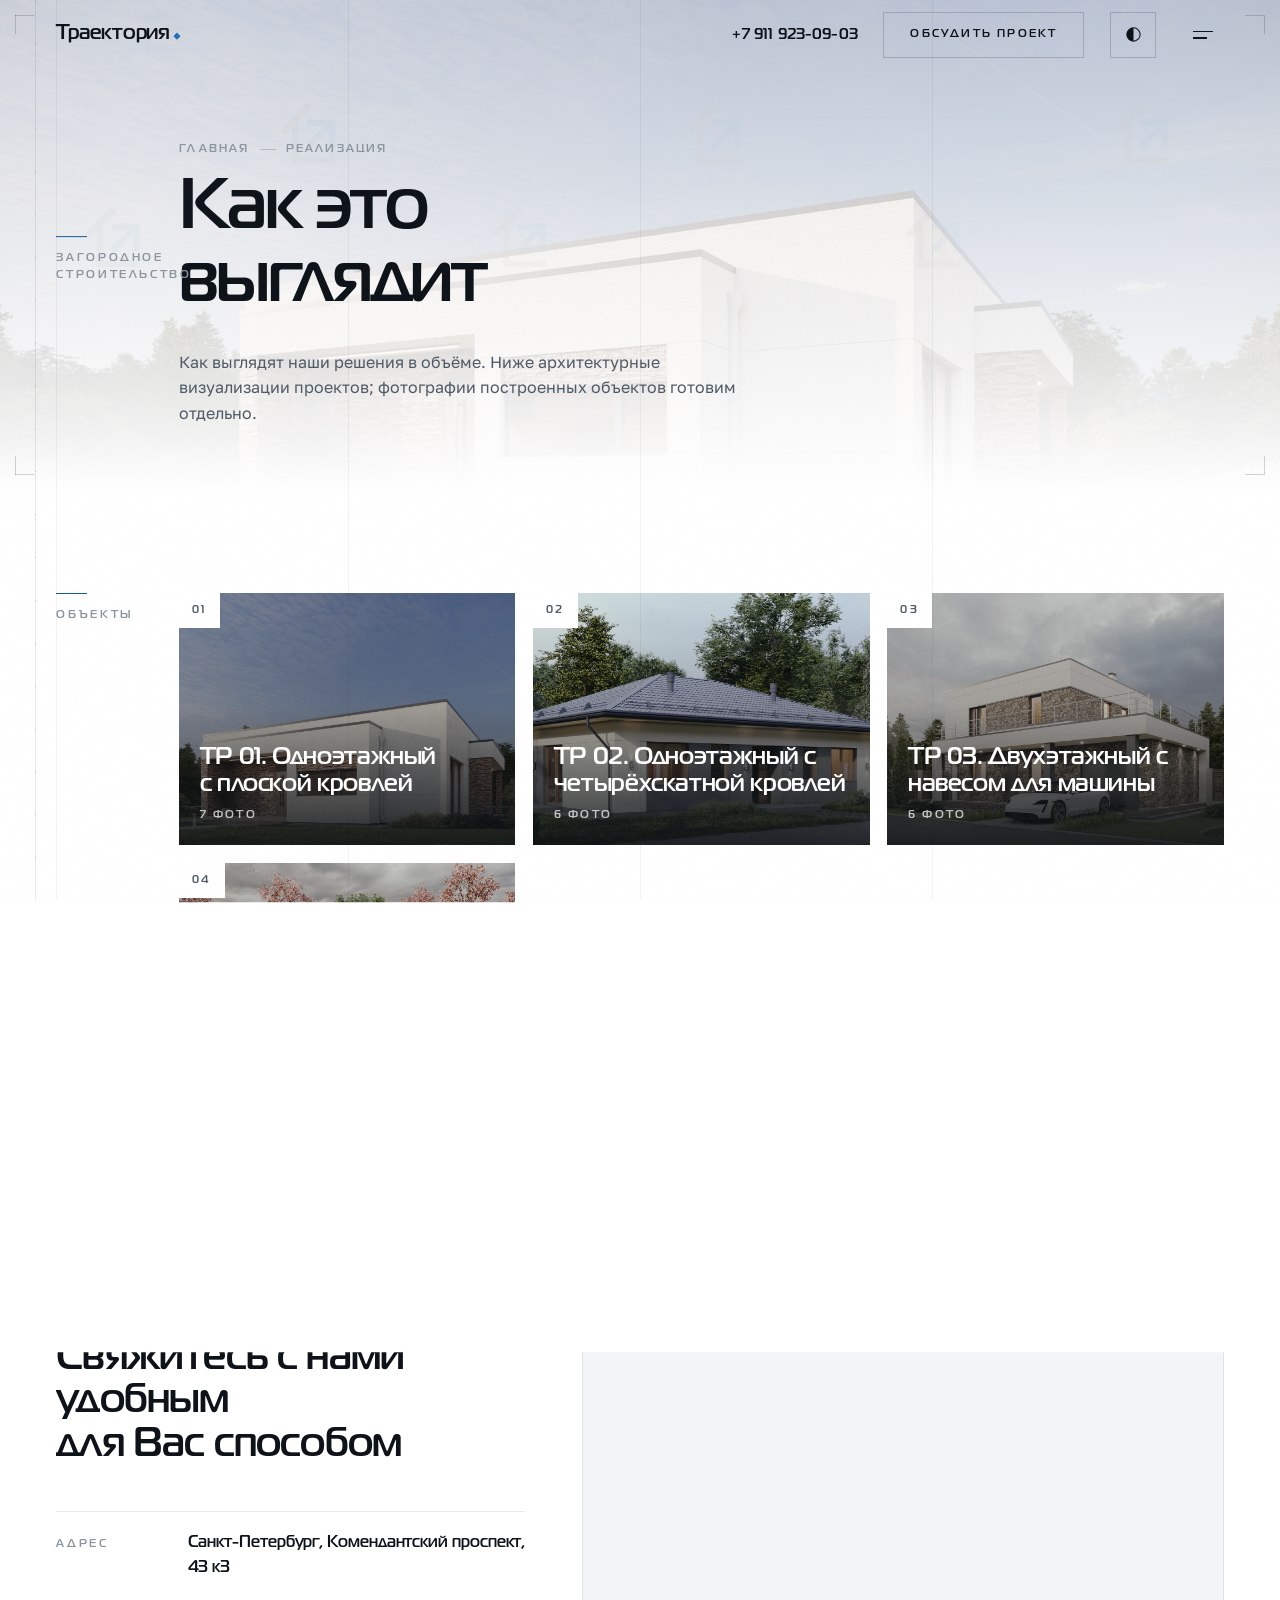
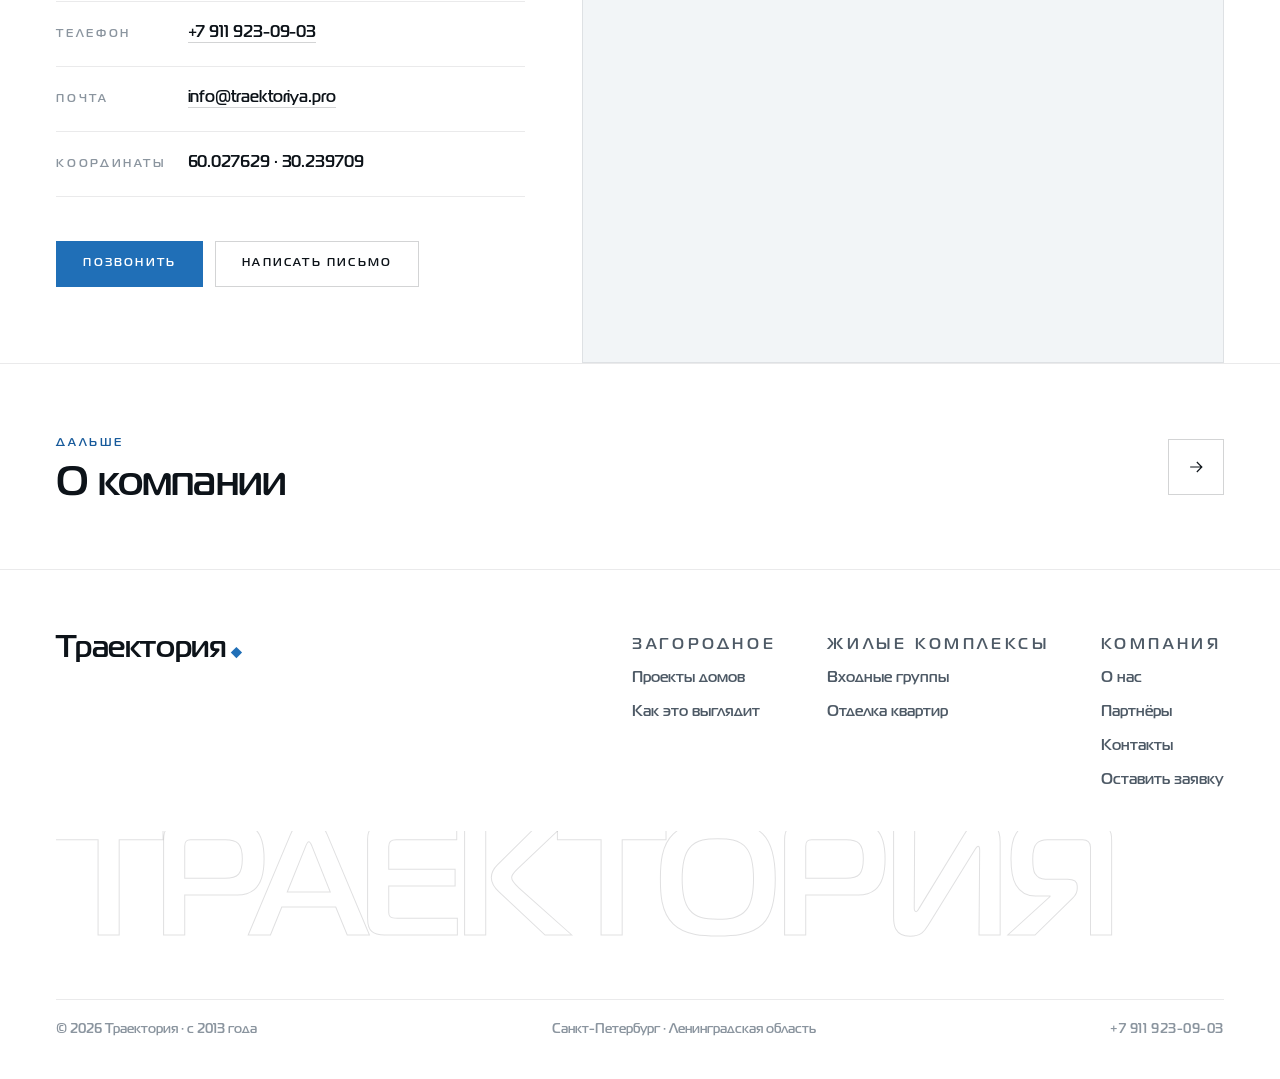
<file: villagerealization.html>
<!DOCTYPE html>
<html lang="ru" class="no-js">
<head>
<meta charset="utf-8">
<meta name="viewport" content="width=device-width, initial-scale=1, viewport-fit=cover">
<title>Загородные дома в объёме | Траектория</title>
<meta name="description" content="Архитектурные визуализации проектов загородных домов «Траектория».">
<meta name="color-scheme" content="light dark">
<meta name="theme-color" content="#ffffff">
<script>(function(){var t;try{t=localStorage.getItem('tr-theme');}catch(e){}document.documentElement.setAttribute('data-theme',t==='dark'?'dark':'light');if(t==='dark'){var m=document.querySelector('meta[name="theme-color"]');if(m)m.setAttribute('content','#0e1216');}})();</script>
<link rel="icon" href="assets/img/brand/logo-dark.svg">
<meta property="og:type" content="website">
<meta property="og:title" content="Загородные дома в объёме | Траектория">
<meta property="og:description" content="Архитектурные визуализации проектов загородных домов «Траектория».">
<meta property="og:image" content="https://traektoriya.pro/assets/img/village/obj-10.jpg">
<meta property="og:locale" content="ru_RU">
<link rel="preconnect" href="https://fonts.googleapis.com">
<link rel="preconnect" href="https://fonts.gstatic.com" crossorigin>
<link rel="stylesheet" href="https://fonts.googleapis.com/css2?family=Golos+Text:wght@400;500;600&display=swap">
<link rel="stylesheet" href="assets/site.css">
</head>
<body>
<script>document.documentElement.classList.replace('no-js','js');</script>

<a class="skip" href="#main">Перейти к содержанию</a>
<div class="rules" aria-hidden="true"><i></i></div>
<div class="grain" aria-hidden="true"></div>
<div class="cur" id="cur" aria-hidden="true"><span class="cur__t">ТЯНИ</span></div>
<div class="cur-dot" id="curDot" aria-hidden="true"></div>

<div class="load" id="load" role="status" aria-live="polite" aria-label="Загрузка">
  <div class="load__half load__half--t"></div>
  <div class="load__half load__half--b"></div>
  <div class="load__in">
    <div class="load__mark">ТРАЕКТОРИЯ</div>
    <div class="load__line"><i id="loadLine"></i></div>
    <div class="load__meta">
      <span class="label">Санкт-Петербург · Ленинградская область</span>
      <span class="load__pct"><span id="loadPct">00</span><sup>%</sup></span>
    </div>
  </div>
</div>

<div class="gauge" id="gauge" aria-hidden="true"><b id="gaugeFill"></b></div>

<header class="hdr" id="hdr">
  <div class="hdr__in">
    <a class="mark hdr__mark" href="index.html" aria-label="Траектория, на главную">Траектория</a>
    <nav class="hdr__nav" aria-label="Основное">
      <a class="hdr__tel mono" href="tel:+79119230903">+7 911 923-09-03</a>
      <a class="cta magnet" href="zayavka.html">Обсудить проект</a>
      <button class="tgl" id="theme" type="button" aria-label="Включить тёмную тему" aria-pressed="false">
        <svg viewBox="0 0 24 24" aria-hidden="true"><circle cx="12" cy="12" r="8.4"/><path d="M12 3.6a8.4 8.4 0 0 0 0 16.8z"/></svg>
      </button>
      <button class="burger" id="burger" type="button" aria-label="Открыть меню" aria-expanded="false" aria-controls="sheet">
        <i></i><i></i>
      </button>
    </nav>
  </div>
</header>

<div class="sheet" id="sheet" aria-hidden="true">
  <nav class="sheet__nav" aria-label="Разделы сайта">
    <div class="sheet__row"><a class="sheet__link" href="index.html"><span>00</span>Главная</a></div>
    <div class="sheet__row"><a class="sheet__link" href="villageprojects.html"><span>З-01</span>Проекты домов</a></div>
    <div class="sheet__row"><a class="sheet__link" aria-current="page" href="villagerealization.html"><span>З-02</span>Как это выглядит</a></div>
    <div class="sheet__row"><a class="sheet__link" href="projects.html"><span>Ж-01</span>ЖК: входные группы</a></div>
    <div class="sheet__row"><a class="sheet__link" href="otdelkajk.html"><span>Ж-02</span>ЖК: отделка квартир</a></div>
    <div class="sheet__row"><a class="sheet__link" href="partners.html"><span>П</span>Партнёры</a></div>
    <div class="sheet__row"><a class="sheet__link" href="about.html"><span>О</span>О компании</a></div>
    <div class="sheet__row"><a class="sheet__link" href="contacts.html"><span>К</span>Контакты</a></div>
  </nav>
  <div class="sheet__foot">
    <a class="mono" href="tel:+79119230903">+7 911 923-09-03</a>
    <a href="mailto:info@traektoriya.pro">info@traektoriya.pro</a>
    <span>Санкт-Петербург, Комендантский проспект, 43&nbsp;к3</span>
  </div>
</div>

<main id="main">
  <section class="phead phead--img">
    <div class="phead__bg" aria-hidden="true"><img src="assets/img/village/obj-10.jpg" alt="" loading="eager" decoding="async" data-hero-img></div>
    <span class="marks" aria-hidden="true"></span>
    <div class="phead__in wrap grid">
      <span class="label">Загородное строительство</span>
      <div>
        <div class="crumbs rv"><a href="index.html">Главная</a><i></i><span>Реализация</span></div>
        <h1>
          <span class="l" style="--dl:0ms"><span>Как это</span></span>
          <span class="l" style="--dl:100ms"><span>выглядит</span></span>
        </h1>
        <p class="phead__lead rv" style="--dl:120ms">Как выглядят наши решения в объёме. Ниже архитектурные визуализации проектов; фотографии построенных объектов готовим отдельно.</p>
      </div>
    </div>
  </section>
  <section class="section">
    <div class="wrap grid">
      <span class="label">Объекты</span>
      <div>
      <div class="cards">
        <button class="card rv" data-gal="tr01" type="button" style="--dl:0ms">
          <span class="card__img"><img src="assets/img/village/obj-02.jpg" alt="ТР 01. Одноэтажный с плоской кровлей" loading="lazy" decoding="async"></span>
          <span class="card__veil"></span>
          <span class="card__no">01</span>
          <span class="card__go" aria-hidden="true">
            <svg viewBox="0 0 24 24"><path d="M7 17 17 7M9 7h8v8"/></svg>
          </span>
          <span class="card__body">
            <span class="card__name">ТР 01. Одноэтажный с плоской кровлей</span>
            <span class="card__meta">7 фото</span>
          </span>
        </button>
        <button class="card rv" data-gal="tr02" type="button" style="--dl:70ms">
          <span class="card__img"><img src="assets/img/village/obj-03.jpg" alt="ТР 02. Одноэтажный с четырёхскатной кровлей" loading="lazy" decoding="async"></span>
          <span class="card__veil"></span>
          <span class="card__no">02</span>
          <span class="card__go" aria-hidden="true">
            <svg viewBox="0 0 24 24"><path d="M7 17 17 7M9 7h8v8"/></svg>
          </span>
          <span class="card__body">
            <span class="card__name">ТР 02. Одноэтажный с четырёхскатной кровлей</span>
            <span class="card__meta">6 фото</span>
          </span>
        </button>
        <button class="card rv" data-gal="tr03" type="button" style="--dl:140ms">
          <span class="card__img"><img src="assets/img/village/obj-01.jpg" alt="ТР 03. Двухэтажный с навесом для машины" loading="lazy" decoding="async"></span>
          <span class="card__veil"></span>
          <span class="card__no">03</span>
          <span class="card__go" aria-hidden="true">
            <svg viewBox="0 0 24 24"><path d="M7 17 17 7M9 7h8v8"/></svg>
          </span>
          <span class="card__body">
            <span class="card__name">ТР 03. Двухэтажный с навесом для машины</span>
            <span class="card__meta">6 фото</span>
          </span>
        </button>
        <button class="card rv" data-gal="tr04" type="button" style="--dl:210ms">
          <span class="card__img"><img src="assets/img/village/obj-04.jpg" alt="ТР 04. Двухэтажный для участка со склоном" loading="lazy" decoding="async"></span>
          <span class="card__veil"></span>
          <span class="card__no">04</span>
          <span class="card__go" aria-hidden="true">
            <svg viewBox="0 0 24 24"><path d="M7 17 17 7M9 7h8v8"/></svg>
          </span>
          <span class="card__body">
            <span class="card__name">ТР 04. Двухэтажный для участка со склоном</span>
            <span class="card__meta">6 фото</span>
          </span>
        </button>
      </div>
      </div>
    </div>
  </section>

  <section class="contact" id="contact">
    <div class="wrap">
      <div class="contact__grid">
        <div class="contact__panel">
          <span class="label label--brand">Контакты</span>
          <h2 class="contact__title">
            <span class="l" style="--dl:0ms"><span>Свяжитесь с нами удобным</span></span>
            <span class="l" style="--dl:100ms"><span>для Вас способом</span></span>
          </h2>
          <div class="rows rv">
            <div class="row"><span class="label">Адрес</span><span class="row__v">Санкт-Петербург, Комендантский проспект, 43&nbsp;к3</span></div>
            <div class="row"><span class="label">Телефон</span><span class="row__v mono"><a href="tel:+79119230903">+7 911 923-09-03</a></span></div>
            <div class="row"><span class="label">Почта</span><span class="row__v"><a href="mailto:info@traektoriya.pro">info@traektoriya.pro</a></span></div>
            <div class="row"><span class="label">Координаты</span><span class="row__v mono">60.027629 · 30.239709</span></div>
          </div>
          <div class="contact__cta rv" style="--dl:90ms">
            <a class="cta cta--solid magnet" href="tel:+79119230903">Позвонить</a>
            <a class="cta magnet" href="mailto:info@traektoriya.pro">Написать письмо</a>
          </div>
        </div>
        <div class="contact__map">
          <iframe loading="lazy" title="Карта: Санкт-Петербург, Комендантский проспект, 43 к3"
            src="https://yandex.ru/map-widget/v1/?ll=30.239709%2C60.027629&amp;z=16&amp;pt=30.239709,60.027629,pm2blm"></iframe>
        </div>
      </div>
    </div>
  </section>

  <a class="next" href="about.html">
    <div class="wrap next__in">
      <div>
        <span class="label label--brand">Дальше</span>
        <div class="next__t" style="margin-top:10px">О компании</div>
      </div>
      <span class="next__a" aria-hidden="true">
        <svg viewBox="0 0 24 24"><path d="M5 12h14M13 6l6 6-6 6"/></svg>
      </span>
    </div>
  </a>
</main>

<footer class="ftr">
  <div class="wrap">
    <div class="ftr__top">
      <a class="mark ftr__mark-a" href="index.html" aria-label="Траектория, на главную">Траектория</a>
      <div class="ftr__cols">
        <div class="ftr__col">
          <span class="label">Загородное</span>
          <a href="villageprojects.html">Проекты домов</a>
          <a href="villagerealization.html">Как это выглядит</a>
        </div>
        <div class="ftr__col">
          <span class="label">Жилые комплексы</span>
          <a href="projects.html">Входные группы</a>
          <a href="otdelkajk.html">Отделка квартир</a>
        </div>
        <div class="ftr__col">
          <span class="label">Компания</span>
          <a href="about.html">О нас</a>
          <a href="partners.html">Партнёры</a>
          <a href="contacts.html">Контакты</a>
          <a href="zayavka.html">Оставить заявку</a>
        </div>
      </div>
    </div>
    <div class="ftr__mark" aria-hidden="true">ТРАЕКТОРИЯ</div>
    <div class="ftr__bot">
      <span>© <span id="yr">2026</span> Траектория · с 2013 года</span>
      <span>Санкт-Петербург · Ленинградская область</span>
      <a class="mono" href="tel:+79119230903">+7 911 923-09-03</a>
    </div>
  </div>
</footer>

<div class="dock" id="dock">
  <div class="dock__in">
    <a class="cta cta--solid" href="tel:+79119230903">Позвонить</a>
    <a class="cta" href="zayavka.html">Заявка</a>
  </div>
</div>

<div class="modal" id="modal" role="dialog" aria-modal="true" aria-labelledby="modalTitle" aria-hidden="true">
  <div class="modal__veil" data-modal-close></div>
  <div class="modal__box" role="document">
    <button class="modal__x" type="button" data-modal-close aria-label="Закрыть">
      <svg viewBox="0 0 24 24" aria-hidden="true"><path d="M5 5l14 14M19 5L5 19"/></svg>
    </button>
    <div class="modal__in">
      <span class="label label--brand" id="modalKicker">Заявка</span>
      <h2 class="modal__t" id="modalTitle">Обсудим ваш проект</h2>
      <p class="modal__lead" id="modalLead">Оставьте телефон, перезвоним и уточним задачу. Это ни к чему не обязывает.</p>

      <form class="form form--tight" data-form novalidate>
        <div class="two">
          <div class="field">
            <label>Как к вам обращаться</label>
            <input name="name" type="text" autocomplete="name" placeholder="Имя">
          </div>
          <div class="field">
            <label>Телефон</label>
            <input name="tel" type="tel" autocomplete="tel" required placeholder="+7">
          </div>
        </div>
        <div class="field">
          <label>Направление</label>
          <select name="kind">
            <option>Строительство загородного дома</option>
            <option>Отделка квартиры в новостройке</option>
            <option>Входные группы в жилом комплексе</option>
            <option>Внутренняя отделка дома</option>
            <option>Пока не определился</option>
          </select>
        </div>
        <input name="proj" type="hidden" value="">
        <div class="field">
          <label>Коротко о задаче</label>
          <textarea name="msg" rows="3" placeholder="Участок, площадь, сроки, бюджет: всё, что уже понятно"></textarea>
        </div>
        <label class="agree">
          <input name="ok" type="checkbox" required>
          <span>Согласен на обработку персональных данных в соответствии с
            <a href="#" data-policy>политикой обработки</a>.</span>
        </label>
        <button class="cta cta--solid form__send magnet" type="submit">Отправить заявку</button>
        <p class="form__note" data-note>Перезваниваем в рабочее время. Если срочно, быстрее позвонить: <a class="mono" href="tel:+79119230903">+7 911 923-09-03</a>.</p>
      </form>

      <div class="thanks" data-done role="status">
        <span class="tick" aria-hidden="true">
          <svg viewBox="0 0 52 52"><circle class="tick__o" cx="26" cy="26" r="23"/><path class="tick__c" d="M15 27l8 8 15-16"/></svg>
        </span>
        <h3>Спасибо, заявка у нас</h3>
        <p>Перезвоним на указанный номер. Если нужно быстрее — <a class="mono" href="tel:+79119230903">+7 911 923-09-03</a>.</p>
        <button class="cta magnet" type="button" data-modal-close>Закрыть</button>
      </div>
    </div>
  </div>
</div>

<div class="lb" id="lb" role="dialog" aria-modal="true" aria-label="Просмотр объекта">
  <div class="lb__bar">
    <span class="lb__title" id="lbTitle"></span>
    <button class="lb__x" id="lbX" type="button" aria-label="Закрыть">
      <svg viewBox="0 0 24 24" aria-hidden="true"><path d="M5 5l14 14M19 5L5 19"/></svg>
    </button>
  </div>
  <div class="lb__fig"><img id="lbImg" alt=""></div>
  <div class="lb__nav">
    <button class="arw" id="lbPrev" type="button" aria-label="Предыдущее фото">
      <svg viewBox="0 0 24 24" aria-hidden="true"><path d="M15 4 7 12l8 8"/></svg>
    </button>
    <span class="lb__idx" id="lbIdx">01 / 01</span>
    <button class="arw" id="lbNext" type="button" aria-label="Следующее фото">
      <svg viewBox="0 0 24 24" aria-hidden="true"><path d="M9 4l8 8-8 8"/></svg>
    </button>
  </div>
</div>

<script type="application/ld+json">
{"@context":"https://schema.org","@type":"GeneralContractor","name":"Траектория",
"url":"https://traektoriya.pro/","telephone":"+7 911 923-09-03","email":"info@traektoriya.pro","foundingDate":"2013",
"address":{"@type":"PostalAddress","streetAddress":"Комендантский проспект, 43 к3","addressLocality":"Санкт-Петербург","addressCountry":"RU"},
"geo":{"@type":"GeoCoordinates","latitude":60.027629,"longitude":30.239709},
"areaServed":["Санкт-Петербург","Ленинградская область"]}
</script>

<script>
window.GALLERIES={"tr01": {"title": "ТР 01. Одноэтажный с плоской кровлей", "imgs": ["assets/img/village/obj-02.jpg", "assets/img/village/obj-12.jpg", "assets/img/village/obj-15.jpg", "assets/img/village/obj-13.jpg", "assets/img/village/obj-10.jpg", "assets/img/village/obj-11.jpg", "assets/img/village/obj-14.jpg"]}, "tr02": {"title": "ТР 02. Одноэтажный с четырёхскатной кровлей", "imgs": ["assets/img/village/obj-03.jpg", "assets/img/village/obj-18.jpg", "assets/img/village/obj-17.jpg", "assets/img/village/obj-19.jpg", "assets/img/village/obj-20.jpg", "assets/img/village/obj-16.jpg"]}, "tr03": {"title": "ТР 03. Двухэтажный с навесом для машины", "imgs": ["assets/img/village/obj-01.jpg", "assets/img/village/obj-07.jpg", "assets/img/village/obj-08.jpg", "assets/img/village/obj-05.jpg", "assets/img/village/obj-06.jpg", "assets/img/village/obj-09.jpg"]}, "tr04": {"title": "ТР 04. Двухэтажный для участка со склоном", "imgs": ["assets/img/village/obj-04.jpg", "assets/img/village/obj-23.jpg", "assets/img/village/obj-22.jpg", "assets/img/village/obj-21.jpg", "assets/img/village/obj-24.jpg", "assets/img/village/obj-25.jpg"]}};
</script>
<script src="assets/site.js"></script>
</body>
</html>
</file>
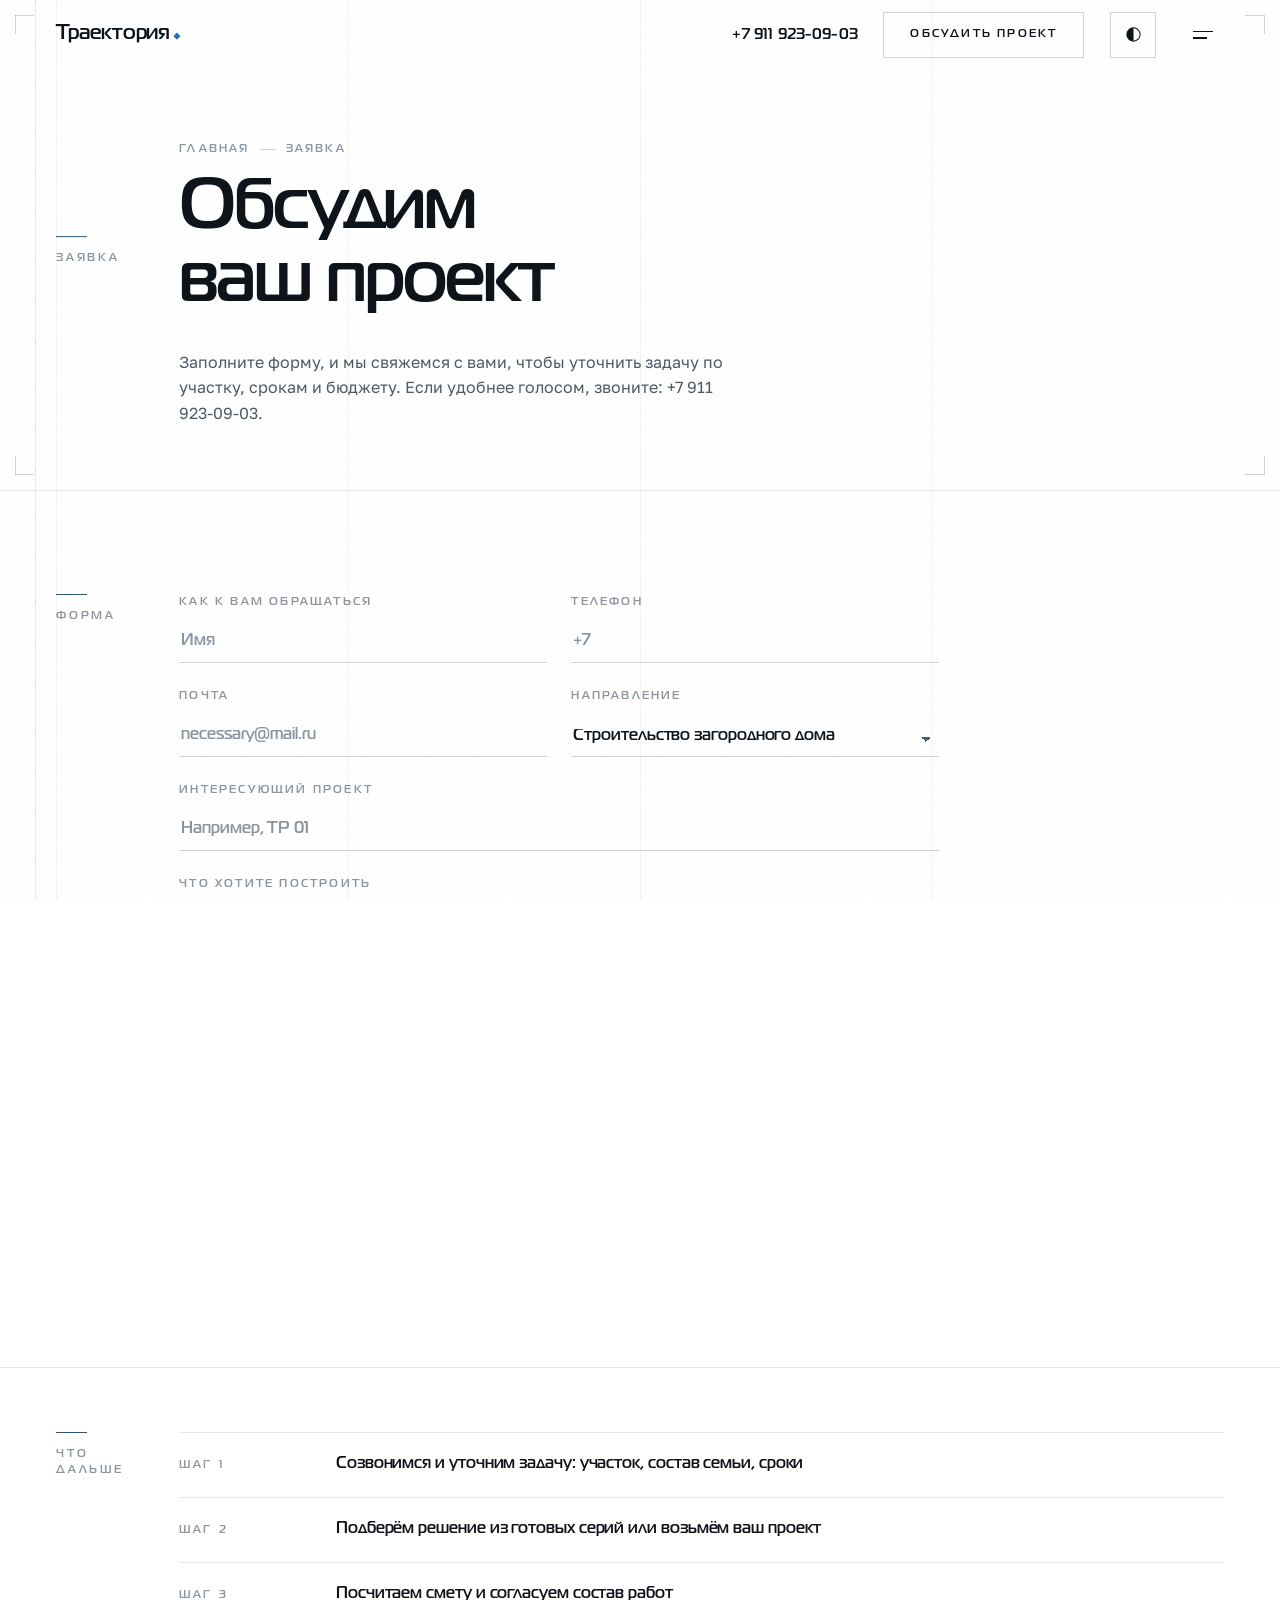
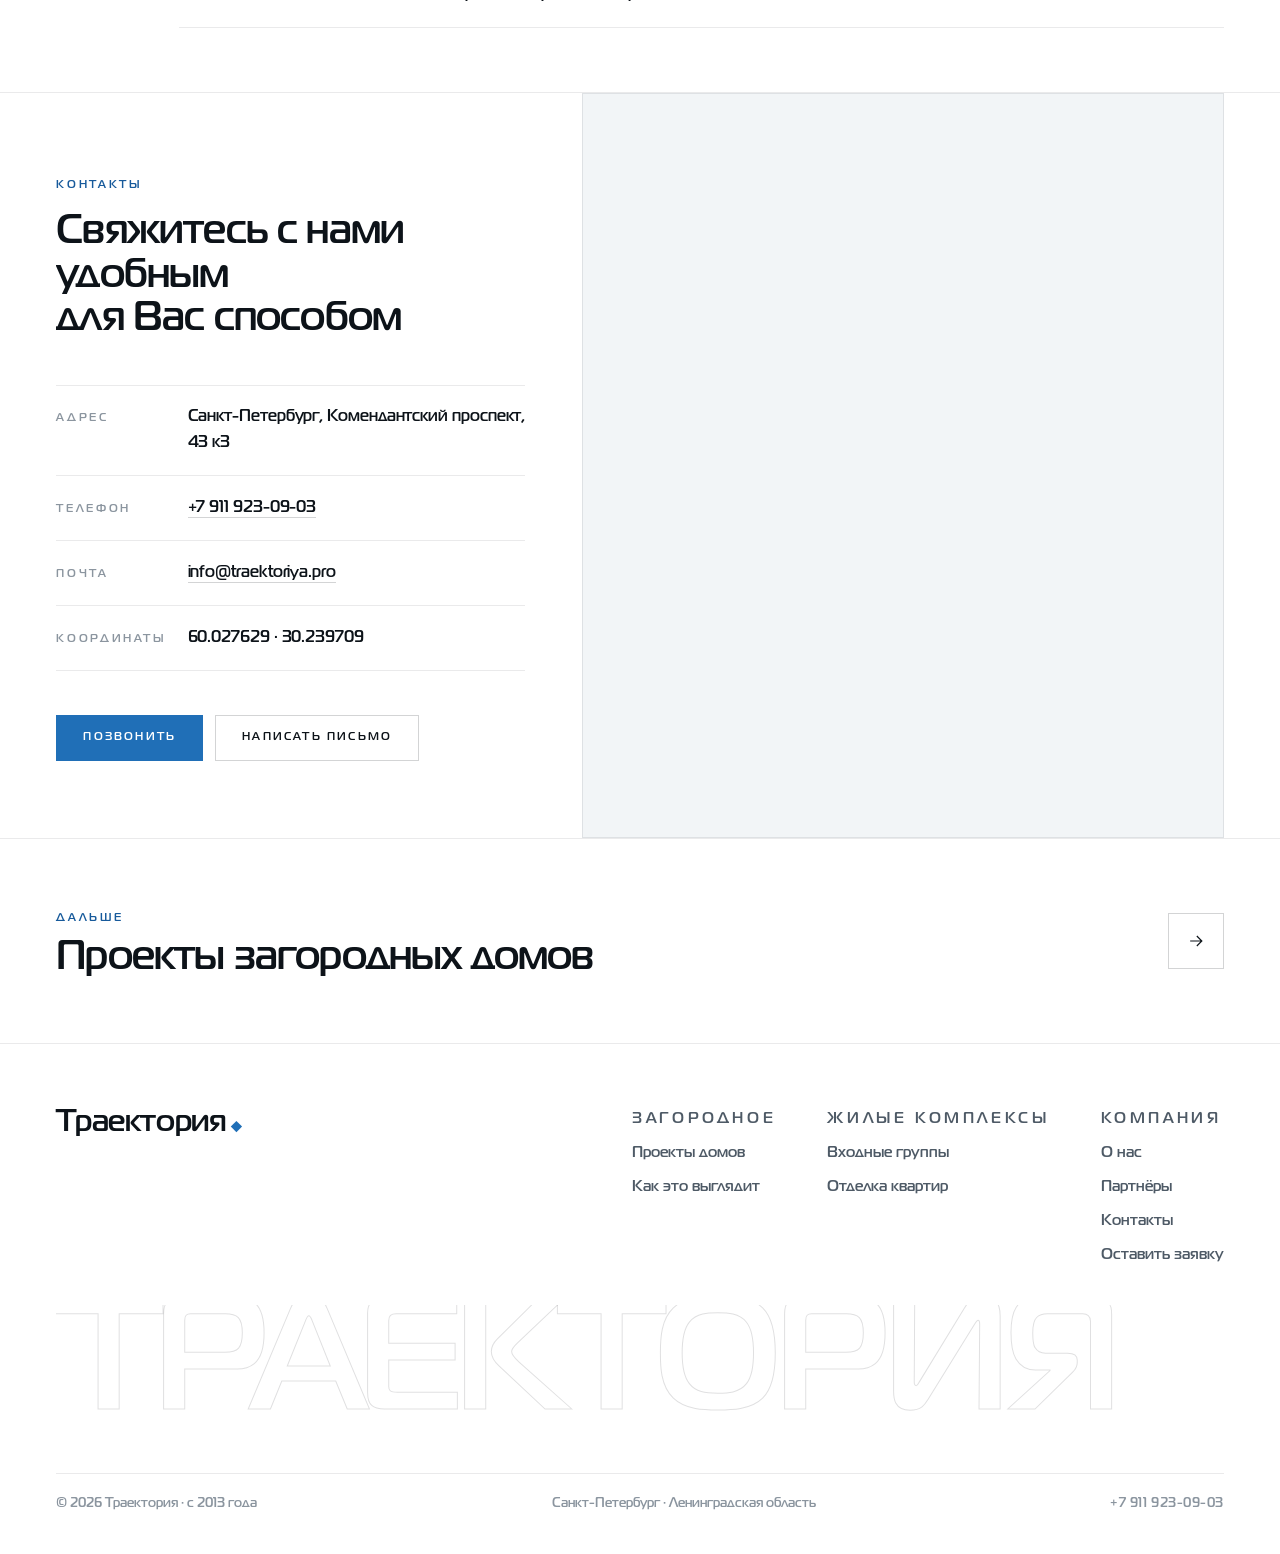
<file: zayavka.html>
<!DOCTYPE html>
<html lang="ru" class="no-js">
<head>
<meta charset="utf-8">
<meta name="viewport" content="width=device-width, initial-scale=1, viewport-fit=cover">
<title>Заявка на проект | Траектория</title>
<meta name="description" content="Оставьте заявку на строительство дома или отделку: перезвоним, уточним задачу и посчитаем смету.">
<meta name="color-scheme" content="light dark">
<meta name="theme-color" content="#ffffff">
<script>(function(){var t;try{t=localStorage.getItem('tr-theme');}catch(e){}document.documentElement.setAttribute('data-theme',t==='dark'?'dark':'light');if(t==='dark'){var m=document.querySelector('meta[name="theme-color"]');if(m)m.setAttribute('content','#0e1216');}})();</script>
<link rel="icon" href="assets/img/brand/logo-dark.svg">
<meta property="og:type" content="website">
<meta property="og:title" content="Заявка на проект | Траектория">
<meta property="og:description" content="Оставьте заявку на строительство дома или отделку: перезвоним, уточним задачу и посчитаем смету.">
<meta property="og:image" content="https://traektoriya.pro/assets/img/home/shot-01.jpg">
<meta property="og:locale" content="ru_RU">
<link rel="preconnect" href="https://fonts.googleapis.com">
<link rel="preconnect" href="https://fonts.gstatic.com" crossorigin>
<link rel="stylesheet" href="https://fonts.googleapis.com/css2?family=Golos+Text:wght@400;500;600&display=swap">
<link rel="stylesheet" href="assets/site.css">
</head>
<body>
<script>document.documentElement.classList.replace('no-js','js');</script>

<a class="skip" href="#main">Перейти к содержанию</a>
<div class="rules" aria-hidden="true"><i></i></div>
<div class="grain" aria-hidden="true"></div>
<div class="cur" id="cur" aria-hidden="true"><span class="cur__t">ТЯНИ</span></div>
<div class="cur-dot" id="curDot" aria-hidden="true"></div>

<div class="load" id="load" role="status" aria-live="polite" aria-label="Загрузка">
  <div class="load__half load__half--t"></div>
  <div class="load__half load__half--b"></div>
  <div class="load__in">
    <div class="load__mark">ТРАЕКТОРИЯ</div>
    <div class="load__line"><i id="loadLine"></i></div>
    <div class="load__meta">
      <span class="label">Санкт-Петербург · Ленинградская область</span>
      <span class="load__pct"><span id="loadPct">00</span><sup>%</sup></span>
    </div>
  </div>
</div>

<div class="gauge" id="gauge" aria-hidden="true"><b id="gaugeFill"></b></div>

<header class="hdr" id="hdr">
  <div class="hdr__in">
    <a class="mark hdr__mark" href="index.html" aria-label="Траектория, на главную">Траектория</a>
    <nav class="hdr__nav" aria-label="Основное">
      <a class="hdr__tel mono" href="tel:+79119230903">+7 911 923-09-03</a>
      <a class="cta magnet" href="zayavka.html">Обсудить проект</a>
      <button class="tgl" id="theme" type="button" aria-label="Включить тёмную тему" aria-pressed="false">
        <svg viewBox="0 0 24 24" aria-hidden="true"><circle cx="12" cy="12" r="8.4"/><path d="M12 3.6a8.4 8.4 0 0 0 0 16.8z"/></svg>
      </button>
      <button class="burger" id="burger" type="button" aria-label="Открыть меню" aria-expanded="false" aria-controls="sheet">
        <i></i><i></i>
      </button>
    </nav>
  </div>
</header>

<div class="sheet" id="sheet" aria-hidden="true">
  <nav class="sheet__nav" aria-label="Разделы сайта">
    <div class="sheet__row"><a class="sheet__link" href="index.html"><span>00</span>Главная</a></div>
    <div class="sheet__row"><a class="sheet__link" href="villageprojects.html"><span>З-01</span>Проекты домов</a></div>
    <div class="sheet__row"><a class="sheet__link" href="villagerealization.html"><span>З-02</span>Как это выглядит</a></div>
    <div class="sheet__row"><a class="sheet__link" href="projects.html"><span>Ж-01</span>ЖК: входные группы</a></div>
    <div class="sheet__row"><a class="sheet__link" href="otdelkajk.html"><span>Ж-02</span>ЖК: отделка квартир</a></div>
    <div class="sheet__row"><a class="sheet__link" href="partners.html"><span>П</span>Партнёры</a></div>
    <div class="sheet__row"><a class="sheet__link" href="about.html"><span>О</span>О компании</a></div>
    <div class="sheet__row"><a class="sheet__link" href="contacts.html"><span>К</span>Контакты</a></div>
  </nav>
  <div class="sheet__foot">
    <a class="mono" href="tel:+79119230903">+7 911 923-09-03</a>
    <a href="mailto:info@traektoriya.pro">info@traektoriya.pro</a>
    <span>Санкт-Петербург, Комендантский проспект, 43&nbsp;к3</span>
  </div>
</div>

<main id="main">
  <section class="phead">
    <span class="marks" aria-hidden="true"></span>
    <div class="phead__in wrap grid">
      <span class="label">Заявка</span>
      <div>
        <div class="crumbs rv"><a href="index.html">Главная</a><i></i><span>Заявка</span></div>
        <h1>
          <span class="l" style="--dl:0ms"><span>Обсудим</span></span>
          <span class="l" style="--dl:100ms"><span>ваш проект</span></span>
        </h1>
        <p class="phead__lead rv" style="--dl:120ms">Заполните форму, и мы свяжемся с вами, чтобы уточнить задачу по участку, срокам и бюджету. Если удобнее голосом, звоните: +7 911 923-09-03.</p>
      </div>
    </div>
  </section>

  <section class="section">
    <div class="wrap grid">
      <span class="label">Форма</span>
      <div>
        <form class="form" id="zform" data-form novalidate>
          <div class="two">
            <div class="field">
              <label for="f-name">Как к вам обращаться</label>
              <input id="f-name" name="name" type="text" autocomplete="name" placeholder="Имя">
            </div>
            <div class="field">
              <label for="f-tel">Телефон</label>
              <input id="f-tel" name="tel" type="tel" autocomplete="tel" required placeholder="+7">
            </div>
          </div>

          <div class="two">
            <div class="field">
              <label for="f-mail">Почта</label>
              <input id="f-mail" name="mail" type="email" autocomplete="email" placeholder="necessary@mail.ru">
            </div>
            <div class="field">
              <label for="f-kind">Направление</label>
              <select id="f-kind" name="kind">
                <option>Строительство загородного дома</option>
                <option>Отделка квартиры в новостройке</option>
                <option>Входные группы в жилом комплексе</option>
                <option>Внутренняя отделка дома</option>
                <option>Пока не определился</option>
              </select>
            </div>
          </div>

          <div class="field">
            <label for="f-proj">Интересующий проект</label>
            <input id="f-proj" name="proj" type="text" placeholder="Например, ТР 01">
          </div>

          <div class="field">
            <label for="f-msg">Что хотите построить</label>
            <textarea id="f-msg" name="msg" placeholder="Участок, площадь, сроки, бюджет: всё, что уже понятно"></textarea>
          </div>

          <label class="agree">
            <input id="f-ok" name="ok" type="checkbox" required>
            <span>Согласен на обработку персональных данных в соответствии с
              <a href="#" id="f-policy" data-policy>политикой обработки</a>. Данные нужны только для того,
              чтобы связаться с вами по этой заявке.</span>
          </label>

          <button class="cta cta--solid form__send magnet" type="submit">Отправить заявку</button>
          <p class="form__note" id="f-note" data-note>Отвечаем в рабочее время. Если заявка срочная, быстрее позвонить.</p>
        </form>

        <div class="done" id="zdone" data-done role="status">
          <span class="tick" aria-hidden="true">
            <svg viewBox="0 0 52 52"><circle class="tick__o" cx="26" cy="26" r="23"/><path class="tick__c" d="M15 27l8 8 15-16"/></svg>
          </span>
          <h2>Заявка отправлена</h2>
          <p>Мы получили ваше сообщение и свяжемся с вами. Если нужно быстрее, звоните: <a class="mono" href="tel:+79119230903">+7 911 923-09-03</a>.</p>
        </div>
      </div>
    </div>
  </section>

  <section class="section section--tight" style="border-top:1px solid var(--rule-soft)">
    <div class="wrap grid">
      <span class="label">Что дальше</span>
      <div class="facts">
        <div class="fact rv"><span class="label">Шаг 1</span><span class="fact__v">Созвонимся и уточним задачу: участок, состав семьи, сроки</span></div>
        <div class="fact rv"><span class="label">Шаг 2</span><span class="fact__v">Подберём решение из готовых серий или возьмём ваш проект</span></div>
        <div class="fact rv"><span class="label">Шаг 3</span><span class="fact__v">Посчитаем смету и согласуем состав работ</span></div>
      </div>
    </div>
  </section>

  <section class="contact" id="contact">
    <div class="wrap">
      <div class="contact__grid">
        <div class="contact__panel">
          <span class="label label--brand">Контакты</span>
          <h2 class="contact__title">
            <span class="l" style="--dl:0ms"><span>Свяжитесь с нами удобным</span></span>
            <span class="l" style="--dl:100ms"><span>для Вас способом</span></span>
          </h2>
          <div class="rows rv">
            <div class="row"><span class="label">Адрес</span><span class="row__v">Санкт-Петербург, Комендантский проспект, 43&nbsp;к3</span></div>
            <div class="row"><span class="label">Телефон</span><span class="row__v mono"><a href="tel:+79119230903">+7 911 923-09-03</a></span></div>
            <div class="row"><span class="label">Почта</span><span class="row__v"><a href="mailto:info@traektoriya.pro">info@traektoriya.pro</a></span></div>
            <div class="row"><span class="label">Координаты</span><span class="row__v mono">60.027629 · 30.239709</span></div>
          </div>
          <div class="contact__cta rv" style="--dl:90ms">
            <a class="cta cta--solid magnet" href="tel:+79119230903">Позвонить</a>
            <a class="cta magnet" href="mailto:info@traektoriya.pro">Написать письмо</a>
          </div>
        </div>
        <div class="contact__map">
          <iframe loading="lazy" title="Карта: Санкт-Петербург, Комендантский проспект, 43 к3"
            src="https://yandex.ru/map-widget/v1/?ll=30.239709%2C60.027629&amp;z=16&amp;pt=30.239709,60.027629,pm2blm"></iframe>
        </div>
      </div>
    </div>
  </section>

  <a class="next" href="villageprojects.html">
    <div class="wrap next__in">
      <div>
        <span class="label label--brand">Дальше</span>
        <div class="next__t" style="margin-top:10px">Проекты загородных домов</div>
      </div>
      <span class="next__a" aria-hidden="true">
        <svg viewBox="0 0 24 24"><path d="M5 12h14M13 6l6 6-6 6"/></svg>
      </span>
    </div>
  </a>
</main>

<footer class="ftr">
  <div class="wrap">
    <div class="ftr__top">
      <a class="mark ftr__mark-a" href="index.html" aria-label="Траектория, на главную">Траектория</a>
      <div class="ftr__cols">
        <div class="ftr__col">
          <span class="label">Загородное</span>
          <a href="villageprojects.html">Проекты домов</a>
          <a href="villagerealization.html">Как это выглядит</a>
        </div>
        <div class="ftr__col">
          <span class="label">Жилые комплексы</span>
          <a href="projects.html">Входные группы</a>
          <a href="otdelkajk.html">Отделка квартир</a>
        </div>
        <div class="ftr__col">
          <span class="label">Компания</span>
          <a href="about.html">О нас</a>
          <a href="partners.html">Партнёры</a>
          <a href="contacts.html">Контакты</a>
          <a href="zayavka.html">Оставить заявку</a>
        </div>
      </div>
    </div>
    <div class="ftr__mark" aria-hidden="true">ТРАЕКТОРИЯ</div>
    <div class="ftr__bot">
      <span>© <span id="yr">2026</span> Траектория · с 2013 года</span>
      <span>Санкт-Петербург · Ленинградская область</span>
      <a class="mono" href="tel:+79119230903">+7 911 923-09-03</a>
    </div>
  </div>
</footer>

<div class="dock" id="dock">
  <div class="dock__in">
    <a class="cta cta--solid" href="tel:+79119230903">Позвонить</a>
    <a class="cta" href="zayavka.html">Заявка</a>
  </div>
</div>

<div class="modal" id="modal" role="dialog" aria-modal="true" aria-labelledby="modalTitle" aria-hidden="true">
  <div class="modal__veil" data-modal-close></div>
  <div class="modal__box" role="document">
    <button class="modal__x" type="button" data-modal-close aria-label="Закрыть">
      <svg viewBox="0 0 24 24" aria-hidden="true"><path d="M5 5l14 14M19 5L5 19"/></svg>
    </button>
    <div class="modal__in">
      <span class="label label--brand" id="modalKicker">Заявка</span>
      <h2 class="modal__t" id="modalTitle">Обсудим ваш проект</h2>
      <p class="modal__lead" id="modalLead">Оставьте телефон, перезвоним и уточним задачу. Это ни к чему не обязывает.</p>

      <form class="form form--tight" data-form novalidate>
        <div class="two">
          <div class="field">
            <label>Как к вам обращаться</label>
            <input name="name" type="text" autocomplete="name" placeholder="Имя">
          </div>
          <div class="field">
            <label>Телефон</label>
            <input name="tel" type="tel" autocomplete="tel" required placeholder="+7">
          </div>
        </div>
        <div class="field">
          <label>Направление</label>
          <select name="kind">
            <option>Строительство загородного дома</option>
            <option>Отделка квартиры в новостройке</option>
            <option>Входные группы в жилом комплексе</option>
            <option>Внутренняя отделка дома</option>
            <option>Пока не определился</option>
          </select>
        </div>
        <input name="proj" type="hidden" value="">
        <div class="field">
          <label>Коротко о задаче</label>
          <textarea name="msg" rows="3" placeholder="Участок, площадь, сроки, бюджет: всё, что уже понятно"></textarea>
        </div>
        <label class="agree">
          <input name="ok" type="checkbox" required>
          <span>Согласен на обработку персональных данных в соответствии с
            <a href="#" data-policy>политикой обработки</a>.</span>
        </label>
        <button class="cta cta--solid form__send magnet" type="submit">Отправить заявку</button>
        <p class="form__note" data-note>Перезваниваем в рабочее время. Если срочно, быстрее позвонить: <a class="mono" href="tel:+79119230903">+7 911 923-09-03</a>.</p>
      </form>

      <div class="thanks" data-done role="status">
        <span class="tick" aria-hidden="true">
          <svg viewBox="0 0 52 52"><circle class="tick__o" cx="26" cy="26" r="23"/><path class="tick__c" d="M15 27l8 8 15-16"/></svg>
        </span>
        <h3>Спасибо, заявка у нас</h3>
        <p>Перезвоним на указанный номер. Если нужно быстрее — <a class="mono" href="tel:+79119230903">+7 911 923-09-03</a>.</p>
        <button class="cta magnet" type="button" data-modal-close>Закрыть</button>
      </div>
    </div>
  </div>
</div>

<div class="lb" id="lb" role="dialog" aria-modal="true" aria-label="Просмотр объекта">
  <div class="lb__bar">
    <span class="lb__title" id="lbTitle"></span>
    <button class="lb__x" id="lbX" type="button" aria-label="Закрыть">
      <svg viewBox="0 0 24 24" aria-hidden="true"><path d="M5 5l14 14M19 5L5 19"/></svg>
    </button>
  </div>
  <div class="lb__fig"><img id="lbImg" alt=""></div>
  <div class="lb__nav">
    <button class="arw" id="lbPrev" type="button" aria-label="Предыдущее фото">
      <svg viewBox="0 0 24 24" aria-hidden="true"><path d="M15 4 7 12l8 8"/></svg>
    </button>
    <span class="lb__idx" id="lbIdx">01 / 01</span>
    <button class="arw" id="lbNext" type="button" aria-label="Следующее фото">
      <svg viewBox="0 0 24 24" aria-hidden="true"><path d="M9 4l8 8-8 8"/></svg>
    </button>
  </div>
</div>

<script type="application/ld+json">
{"@context":"https://schema.org","@type":"GeneralContractor","name":"Траектория",
"url":"https://traektoriya.pro/","telephone":"+7 911 923-09-03","email":"info@traektoriya.pro","foundingDate":"2013",
"address":{"@type":"PostalAddress","streetAddress":"Комендантский проспект, 43 к3","addressLocality":"Санкт-Петербург","addressCountry":"RU"},
"geo":{"@type":"GeoCoordinates","latitude":60.027629,"longitude":30.239709},
"areaServed":["Санкт-Петербург","Ленинградская область"]}
</script>

<script>
</script>
<script src="assets/site.js"></script>
</body>
</html>
</file>
<file: assets/site.css>
/* Оформление сайта: токены, сетка, компоненты. */

/* Фирменный шрифт заголовков */
@font-face{font-family:'Magistral';font-weight:700;font-style:normal;font-display:swap;
  src:url('MagistralC-Bold.woff') format('woff')}

:root{
  --ground:#0e1216;
  --ground-2:#141a21;
  --ground-3:#1a222b;
  --paper:#eceff1;
  --ink:#0e1216;

  --brand:#206fb7;
  --brand-lift:#4a9ae2;

  --text:#e8ecef;
  --text-dim:#9aa6b1;
  --text-mute:#66727e;
  --rule:rgba(232,236,239,.14);
  --rule-soft:rgba(232,236,239,.07);

  --on-brand:#fff;
  --paper-bg:var(--paper);
  --paper-fg:#0e1216;
  --paper-dim:rgba(14,18,22,.84);
  --paper-label:rgba(14,18,22,.46);
  --paper-rule:rgba(14,18,22,.14);
  --paper-accent:var(--brand);

  --hdr-0:rgba(14,18,22,0);
  --hdr-s:rgba(14,18,22,.78);
  --scrim-a:rgba(14,18,22,.85);
  --scrim-b:rgba(14,18,22,.55);
  --scrim-s1:45%;
  --scrim-s2:100%;
  --phead-img:.5;
  --lb-bg:rgba(8,11,14,.95);
  --modal-veil:rgba(6,9,12,.72);
  --modal-shadow:0 40px 90px -30px rgba(0,0,0,.7);
  --dock-bg:rgba(14,18,22,.92);
  --mark-stroke:rgba(232,236,239,.12);
  --rules-line:rgba(124,138,150,.22);
  --grain-o:.045;
  --logo-f:brightness(0) invert(1);
  --plogo-f:grayscale(1) brightness(1.7) contrast(.9);
  --map-f:grayscale(1) invert(.915) contrast(.88) brightness(1.04);

  --display:'Magistral','Arial Narrow',Arial,sans-serif;
  --text-face:'Golos Text','Onest','Manrope',-apple-system,BlinkMacSystemFont,'Segoe UI',Roboto,Arial,sans-serif;

  --gut:clamp(20px,4.4vw,72px);
  --rail:clamp(0px,7vw,116px);
  --col:min(100% - 2 * var(--gut), 1320px);
  --hdr:clamp(64px,5.4vw,92px);

  --d1:clamp(44px,8.2vw,150px);
  --d2:clamp(34px,5.6vw,104px);
  --d3:clamp(26px,3.2vw,56px);
  --d4:clamp(21px,1.9vw,32px);
  --num:clamp(150px,21vw,330px);
  --body:clamp(16px,1.12vw,19px);
  --label:11px;

  --exp:cubic-bezier(.16,1,.3,1);
  --smooth:cubic-bezier(.5,0,0,1);
}

/* Светлая тема: белая основа, фирменный синий в ключевых блоках */
:root[data-theme="light"]{
  --ground:#fff;
  --ground-2:#f2f5f7;
  --ground-3:#e7ecf0;
  --paper:#206fb7;
  --paper-bg:linear-gradient(158deg,#2477c2,#18588f);
  --paper-fg:#fff;
  --paper-dim:rgba(255,255,255,.86);
  --paper-label:rgba(255,255,255,.64);
  --paper-rule:rgba(255,255,255,.26);
  --paper-accent:#fff;

  --brand-lift:#175a9b;

  --text:#0d1319;
  --text-dim:#4e5a66;
  --text-mute:#8b959f;
  --rule:rgba(13,19,25,.18);
  --rule-soft:rgba(13,19,25,.085);

  --hdr-0:rgba(255,255,255,0);
  --hdr-s:rgba(255,255,255,.82);
  --scrim-a:rgba(255,255,255,.5);
  --scrim-b:rgba(255,255,255,.66);
  --scrim-s1:38%;
  --scrim-s2:100%;
  --phead-img:.85;
  --lb-bg:rgba(255,255,255,.96);
  --modal-veil:rgba(11,17,23,.44);
  --modal-shadow:0 40px 90px -34px rgba(13,19,25,.42);
  --dock-bg:rgba(255,255,255,.93);
  --mark-stroke:rgba(13,19,25,.13);
  --rules-line:rgba(13,19,25,.1);
  --grain-o:.026;
  --logo-f:none;
  --plogo-f:grayscale(1) brightness(.4) contrast(1.15);
  --map-f:grayscale(1) contrast(.95) brightness(1.02);
}

*,*::before,*::after{box-sizing:border-box}
html{-webkit-text-size-adjust:100%;overflow-x:clip;scroll-behavior:smooth}
@media (prefers-reduced-motion:reduce){html{scroll-behavior:auto}}
body{margin:0;background:var(--ground);color:var(--text);
     font-family:var(--text-face);font-size:var(--body);font-weight:400;line-height:1.6;
     -webkit-font-smoothing:antialiased;overflow-x:hidden}
a{color:inherit;text-decoration:none}
img{display:block;max-width:100%}
button{font:inherit;color:inherit;background:none;border:0;cursor:pointer}
:focus-visible{outline:1px solid var(--brand-lift);outline-offset:4px}
::selection{background:var(--brand);color:var(--on-brand)}

.wrap{width:var(--col);margin-inline:auto}
.grid{display:grid;grid-template-columns:var(--rail) minmax(0,1fr);gap:0 clamp(16px,2.6vw,44px)}
.grid>.label{align-self:start;position:sticky;top:calc(env(safe-area-inset-top,0px) + var(--hdr) + 26px)}
@media (max-width:820px){
  .grid{grid-template-columns:1fr}
  .grid>.label{position:relative;top:auto;margin-bottom:14px}
}

.grain{position:fixed;inset:0;z-index:6;pointer-events:none;opacity:var(--grain-o);contain:strict;
  transform:translateZ(0);
  background-image:url("data:image/svg+xml;utf8,<svg xmlns='http://www.w3.org/2000/svg' width='180' height='180'><filter id='n'><feTurbulence type='fractalNoise' baseFrequency='.85' numOctaves='3' stitchTiles='stitch'/></filter><rect width='180' height='180' filter='url(%23n)' opacity='.85'/></svg>")}
@media (prefers-reduced-motion:reduce){.grain{display:none}}

.label{font-family:var(--display);font-size:var(--label);font-weight:500;letter-spacing:.24em;text-transform:uppercase;
       color:var(--text-mute);font-variant-numeric:tabular-nums;line-height:1.5}
.label--brand{color:var(--brand-lift)}
.mono{font-family:var(--display);font-variant-numeric:tabular-nums;letter-spacing:.04em}

.l{display:block;overflow:hidden}
.l>span{display:block}
.js .l>span{transform:translateY(103%);transition:transform 1.1s var(--exp) var(--dl,0ms)}
.js .l.in>span{transform:none}
.js .rv{opacity:0;transform:translateY(20px);
        transition:opacity .85s var(--exp) var(--dl,0ms),transform .85s var(--exp) var(--dl,0ms)}
.js .rv.in{opacity:1;transform:none}
@media (prefers-reduced-motion:reduce){.js .rv,.js .l>span{opacity:1;transform:none;transition:none}}

/* Экран загрузки */
.load{position:fixed;inset:0;z-index:100}
.load[hidden]{display:none}
.load__half{position:absolute;left:0;right:0;height:50%;background:var(--ground);
            transition:transform 1.15s var(--exp)}
.load__half--t{top:0}
.load__half--b{bottom:0}
.load.out .load__half--t{transform:translateY(-100.5%)}
.load.out .load__half--b{transform:translateY(100.5%)}
.load__in{position:absolute;left:50%;top:50%;transform:translate(-50%,-50%);
          width:min(560px,78vw);transition:opacity .45s var(--smooth),transform .8s var(--exp)}
.load.out .load__in{opacity:0;transform:translate(-50%,-70%)}
.load__mark{font-family:var(--display);font-weight:700;font-size:clamp(26px,3.6vw,46px);
            letter-spacing:.02em;line-height:1;clip-path:inset(0 100% 0 0);
            transition:clip-path 1.15s var(--exp) .12s}
.load.go .load__mark{clip-path:inset(0 0 0 0)}
.load__line{position:relative;height:1px;background:var(--rule-soft);margin:26px 0 14px;overflow:hidden}
.load__line i{position:absolute;inset:0;background:var(--brand-lift);
              transform:scaleX(0);transform-origin:0 50%;will-change:transform}
.load__meta{display:flex;justify-content:space-between;align-items:baseline;gap:16px}
.load__pct{font-family:var(--display);font-size:clamp(28px,3.4vw,42px);line-height:1;
           font-variant-numeric:tabular-nums}
.load__pct sup{font-family:var(--display);font-size:.32em;font-weight:500;vertical-align:super;
               margin-left:.25em;color:var(--text-mute)}

/* Курсор */
.cur,.cur-dot{position:fixed;left:0;top:0;z-index:99;pointer-events:none;border-radius:50%;
              opacity:0;will-change:transform}
.cur{width:40px;height:40px;margin:-20px 0 0 -20px;border:1px solid var(--rule);
     transition:opacity .3s,width .4s var(--exp),height .4s var(--exp),margin .4s var(--exp),
                background-color .4s var(--smooth),border-color .4s}
.cur-dot{width:5px;height:5px;margin:-2.5px 0 0 -2.5px;background:var(--brand-lift);transition:opacity .3s}
.cur__t{position:absolute;inset:0;display:grid;place-items:center;font-family:var(--display);font-size:9px;font-weight:700;
        letter-spacing:.16em;color:var(--on-brand);opacity:0;transition:opacity .3s}
.has-cur .cur,.has-cur .cur-dot{opacity:1}
.has-cur .cur.hot{width:72px;height:72px;margin:-36px 0 0 -36px;border-color:var(--brand-lift);
                  background:rgba(74,154,226,.12)}
.has-cur .cur.grab{width:82px;height:82px;margin:-41px 0 0 -41px;border-color:transparent;background:var(--brand)}
.has-cur .cur.grab .cur__t{opacity:1}
.has-cur .cur-dot.hide{opacity:0}
@media (hover:hover) and (pointer:fine){
  .has-cur,.has-cur a,.has-cur button,.has-cur .rail,
  .has-cur .lb,.has-cur .lb *,.has-cur .modal,.has-cur .modal *,
  .has-cur input,.has-cur select,.has-cur textarea,.has-cur label{cursor:none}
}
@media (hover:none),(pointer:coarse),(prefers-reduced-motion:reduce){.cur,.cur-dot{display:none}}

/* Шкала слева */
.gauge{position:fixed;left:calc(var(--gut) / 1.6);top:0;bottom:0;width:1px;background:var(--rule-soft);
       z-index:4;pointer-events:none;contain:strict}
.gauge b{position:absolute;left:-1px;top:0;width:3px;height:100%;background:var(--brand-lift);
         transform:scaleY(0);transform-origin:50% 0;will-change:transform}
.gauge i{position:absolute;left:-4px;width:9px;height:1px;background:var(--rule)}
@media (max-width:1100px){.gauge{display:none}}

/* Шапка */
.hdr{position:fixed;top:0;left:0;right:0;z-index:40;padding-top:env(safe-area-inset-top,0px);
     background:var(--hdr-0);transition:background .45s var(--smooth)}
.hdr::after{content:'';position:absolute;left:0;right:0;bottom:0;height:1px;background:var(--rule-soft);
            opacity:0;transition:opacity .45s}
.hdr.solid{background:var(--hdr-s);backdrop-filter:blur(18px) saturate(150%);
           -webkit-backdrop-filter:blur(18px) saturate(150%)}
.hdr.solid::after{opacity:1}
.hdr__in{width:var(--col);margin-inline:auto;height:var(--hdr);
         display:flex;align-items:center;justify-content:space-between;gap:24px}
.hdr__nav{display:flex;align-items:center;gap:clamp(16px,2vw,34px)}
.hdr__tel{font-family:var(--display);font-size:15px;font-weight:700;letter-spacing:.01em;font-variant-numeric:tabular-nums;position:relative}
.hdr__tel::after{content:'';position:absolute;left:0;right:0;bottom:-4px;height:1px;background:var(--brand-lift);
                 transform:scaleX(0);transform-origin:0 50%;transition:transform .5s var(--exp)}
.hdr__tel:hover::after{transform:scaleX(1)}
@media (max-width:900px){.hdr__tel{display:none}}

.cta{position:relative;display:inline-flex;align-items:center;justify-content:center;gap:12px;
     height:46px;padding:0 26px;overflow:hidden;isolation:isolate;white-space:nowrap;
     font-family:var(--display);font-size:11px;font-weight:700;letter-spacing:.2em;text-transform:uppercase;
     border:1px solid var(--rule);color:var(--text);
     transition:color .45s var(--smooth),border-color .45s,transform .5s var(--exp)}
.cta::before{content:'';position:absolute;inset:0;z-index:-1;background:var(--brand);
             transform:translateY(101%);transition:transform .55s var(--exp)}
.cta:hover{color:var(--on-brand);border-color:var(--brand)}
.cta:hover::before{transform:none}
.cta--solid{background:var(--brand);border-color:var(--brand);color:var(--on-brand)}
.cta--solid::before{background:#fff}
.cta--solid:hover{color:var(--brand)}
.cta--ink{border-color:var(--paper-rule);color:var(--paper-fg)}
.cta--ink::before{background:var(--paper-fg)}
.cta--ink:hover{color:var(--paper);border-color:var(--paper-fg)}
.section--paper .cta:not(.cta--solid){border-color:var(--paper-rule);color:var(--paper-fg)}
.section--paper .cta:not(.cta--solid)::before{background:var(--paper-fg)}
.section--paper .cta:not(.cta--solid):hover{color:var(--paper);border-color:var(--paper-fg)}

.burger{width:42px;height:42px;display:grid;place-items:center;position:relative}
.burger i{position:absolute;left:11px;right:11px;height:1.5px;background:currentColor;transition:.45s var(--exp)}
.burger i:nth-child(1){top:17px}
.burger i:nth-child(2){bottom:17px;right:17px}
.burger[aria-expanded="true"] i:nth-child(1){top:20px;transform:rotate(45deg)}
.burger[aria-expanded="true"] i:nth-child(2){bottom:20px;right:11px;transform:rotate(-45deg)}

.sheet{position:fixed;inset:0;z-index:39;background:var(--ground-2);display:grid;align-content:center;
       padding:calc(var(--gut) + 60px) 0;clip-path:inset(0 0 100% 0);
       transition:clip-path .8s var(--exp);visibility:hidden;overflow-y:auto}
.sheet.on{clip-path:inset(0 0 0 0);visibility:visible}
.sheet__nav{width:var(--col);margin-inline:auto;display:grid}
.sheet__row{border-top:1px solid var(--rule-soft)}
.sheet__row:last-of-type{border-bottom:1px solid var(--rule-soft)}
.sheet__link{display:flex;align-items:baseline;gap:clamp(14px,2vw,32px);padding:clamp(12px,1.5vw,22px) 0;
             font-family:var(--display);font-size:clamp(22px,3vw,46px);line-height:1;letter-spacing:-.01em;
             transition:color .4s var(--smooth),padding-left .5s var(--exp)}
.sheet__link:hover,.sheet__link[aria-current="page"]{color:var(--brand-lift)}
.sheet__link:hover{padding-left:14px}
.sheet__link span{font-family:var(--display);font-size:var(--label);font-weight:500;letter-spacing:.2em;
                  color:var(--text-mute);flex:0 0 auto}
.sheet__foot{width:var(--col);margin-inline:auto;margin-top:clamp(28px,3.4vw,56px);
             display:flex;flex-wrap:wrap;gap:8px clamp(24px,4vw,60px);font-family:var(--display);font-size:15px;color:var(--text-dim)}
.sheet__foot a:hover{color:var(--brand-lift)}

/* Заголовок страницы */
.phead{padding:calc(var(--hdr) + clamp(48px,8vh,120px)) 0 clamp(40px,5vw,84px);
       border-bottom:1px solid var(--rule-soft);position:relative;overflow:hidden}
.phead--img{border-bottom:0}
.phead__bg{position:absolute;inset:0;z-index:0}
.phead__bg img{width:100%;height:100%;object-fit:cover;opacity:var(--phead-img)}
.phead__bg::after{content:'';position:absolute;inset:0;
  background:linear-gradient(180deg,var(--scrim-a),var(--scrim-b) var(--scrim-s1),var(--ground) var(--scrim-s2))}
.phead__in{position:relative;z-index:2}
.phead h1{margin:14px 0 0;font-family:var(--display);font-weight:700;font-size:var(--d2);
          line-height:1.02;letter-spacing:-.028em}
.phead__lead{margin:clamp(20px,2.4vw,34px) 0 0;max-width:56ch;color:var(--text-dim);
             font-size:clamp(16px,1.15vw,20px);line-height:1.6}
.crumbs{display:flex;flex-wrap:wrap;gap:10px;align-items:center;font-family:var(--display);font-size:var(--label);
        letter-spacing:.2em;text-transform:uppercase;color:var(--text-mute)}
.crumbs a:hover{color:var(--brand-lift)}
.crumbs i{width:16px;height:1px;background:var(--rule);display:block}

/* Бегущая строка */
.ticker{border-block:1px solid var(--rule-soft);overflow:hidden;padding:clamp(16px,1.5vw,24px) 0;
        -webkit-mask-image:linear-gradient(90deg,transparent,#000 9%,#000 91%,transparent);
        mask-image:linear-gradient(90deg,transparent,#000 9%,#000 91%,transparent)}
.ticker__row{display:flex;width:max-content;animation:march 46s linear infinite;will-change:transform}
.ticker:hover .ticker__row{animation-play-state:paused}
.ticker__set{display:flex;align-items:center;flex:0 0 auto}
.ticker__set span{display:flex;align-items:center;gap:clamp(22px,2.6vw,46px);
                  padding-right:clamp(22px,2.6vw,46px);font-family:var(--display);font-weight:700;
                  font-size:clamp(17px,1.9vw,30px);text-transform:uppercase}
.ticker__set span::after{content:'';width:7px;height:7px;flex:0 0 auto;background:var(--brand-lift);
                         transform:rotate(45deg)}
@keyframes march{to{transform:translate3d(-50%,0,0)}}
@media (prefers-reduced-motion:reduce){.ticker__row{animation:none}}

/* Карточки объектов */
.section{padding:clamp(64px,8vw,140px) 0}
.section--tight{padding:clamp(48px,5vw,90px) 0}
.section--paper{background:var(--paper-bg);color:var(--paper-fg)}
.section--paper .label{color:var(--paper-label)}
.section--paper .label--brand{color:var(--paper-accent)}
.shead{margin:0 0 clamp(26px,3vw,48px)}
.shead h2{margin:12px 0 0;font-family:var(--display);font-weight:700;font-size:var(--d3);
          line-height:1.04;letter-spacing:-.02em}

.cards{display:grid;grid-template-columns:repeat(auto-fill,minmax(min(100%,330px),1fr));
       gap:clamp(12px,1.4vw,22px)}
.card{position:relative;text-align:left;padding:0;display:block;width:100%;
      background:var(--ground-2);overflow:hidden;aspect-ratio:4/3}
.card__img{position:absolute;inset:0}
.card__img img{width:100%;height:100%;object-fit:cover;transform:scale(1.04);
               transition:transform 1.1s var(--exp),opacity .6s}
.card:hover .card__img img{transform:scale(1.11)}
.card__veil{position:absolute;inset:0;
  background:linear-gradient(180deg,rgba(14,18,22,.15),rgba(14,18,22,.28) 45%,rgba(14,18,22,.88));
  transition:background .5s var(--smooth)}
.card:hover .card__veil{background:linear-gradient(180deg,rgba(14,18,22,.1),rgba(32,111,183,.2) 45%,rgba(14,18,22,.9))}
.card__body{position:absolute;inset:auto 0 0 0;padding:clamp(18px,1.6vw,26px);
            display:grid;gap:9px;justify-items:start}
.card__name{font-family:var(--display);font-weight:700;font-size:var(--d4);line-height:1.08;
            letter-spacing:-.015em;text-wrap:balance}
.card__meta{font-family:var(--display);font-size:var(--label);letter-spacing:.2em;text-transform:uppercase;color:var(--text-dim);
            font-variant-numeric:tabular-nums;white-space:nowrap}
.card__no{position:absolute;left:0;top:0;padding:9px 13px;background:var(--ground);
          font-family:var(--display);font-size:var(--label);letter-spacing:.2em;color:var(--text-dim);font-variant-numeric:tabular-nums}

/* Лента (главная) */
.rail{display:flex;gap:clamp(10px,1.1vw,18px);overflow-x:auto;overscroll-behavior-x:contain;
      scroll-snap-type:x mandatory;scrollbar-width:none;padding-bottom:4px;
      min-height:calc(clamp(268px,40vw,620px) * .75)}
.rail::-webkit-scrollbar{display:none}
.rail.drag{scroll-snap-type:none}
.shot{flex:0 0 clamp(268px,40vw,620px);scroll-snap-align:start;position:relative;margin:0;
      aspect-ratio:4/3;overflow:hidden;background:var(--ground-2)}
.shot__img{position:absolute;inset:0;overflow:hidden}
.shot img{width:100%;height:100%;object-fit:cover;transform:scale(1.06);
          transition:transform 1.1s var(--exp);-webkit-user-drag:none;user-select:none}
.shot:hover img{transform:scale(1.12)}
.shot__n{position:absolute;left:0;top:0;padding:9px 13px;background:var(--ground);
         font-family:var(--display);font-size:var(--label);letter-spacing:.2em;color:var(--text-dim);
         font-variant-numeric:tabular-nums;z-index:2}
.works__head{display:flex;flex-wrap:wrap;align-items:flex-end;justify-content:space-between;
             gap:20px clamp(24px,4vw,60px);margin-bottom:clamp(28px,3.4vw,54px)}
.works__ctrl{display:flex;align-items:center;gap:18px}
.works__idx{font-family:var(--display);font-size:clamp(20px,1.7vw,28px);font-variant-numeric:tabular-nums}
.works__idx b{color:var(--brand-lift);font-weight:700}
.works__idx span{color:var(--text-mute)}
.works__bar{height:1px;background:var(--rule-soft);margin-top:clamp(22px,2.4vw,36px);position:relative}
.works__bar i{position:absolute;left:0;top:-1px;height:3px;width:100%;background:var(--brand-lift);
              transform:scaleX(.12);transform-origin:0 50%;will-change:transform}
.arw{width:clamp(44px,3.4vw,56px);height:clamp(44px,3.4vw,56px);border:1px solid var(--rule);
     display:grid;place-items:center;transition:background .4s var(--smooth),border-color .4s,color .4s}
.arw:hover{background:var(--brand);border-color:var(--brand);color:var(--on-brand)}
.arw:disabled{opacity:.28}
.arw:disabled:hover{background:none;border-color:var(--rule);color:inherit}
.arw svg{width:34%;fill:none;stroke:currentColor;stroke-width:1.4}

/* Статья */
.article{max-width:62ch}
.article p{margin:0 0 1.15em;font-size:clamp(17px,1.28vw,22px);line-height:1.62;color:var(--paper-dim)}
.article p:last-child{margin-bottom:0}
.article strong{font-weight:600;color:var(--paper-fg)}
.article--dark p{color:var(--text-dim)}
.article--dark strong{color:var(--text)}
.lede{font-size:clamp(19px,1.6vw,28px) !important;line-height:1.45 !important;
      color:var(--paper-fg) !important;font-weight:500}
.article--dark .lede{color:var(--text) !important}

.fig{text-align:right;padding-top:6px}
@media (max-width:900px){.fig{text-align:left}}
.fig__n{display:block;font-family:var(--display);font-weight:700;font-size:var(--num);line-height:.76;
        letter-spacing:-.05em;font-variant-numeric:tabular-nums}
.fig__u{display:block;font-family:var(--display);font-weight:700;font-size:clamp(34px,4.1vw,66px);
        line-height:1;letter-spacing:-.02em;margin-top:.1em}
.fig__rule{height:1px;background:var(--paper-rule);margin:clamp(18px,2vw,30px) 0 12px;
           transform:scaleX(0);transform-origin:100% 50%;transition:transform 1.1s var(--exp) .25s}
@media (max-width:900px){.fig__rule{transform-origin:0 50%}}
.fig.in .fig__rule{transform:scaleX(1)}

/* Факты списком */
.facts{display:grid;gap:0}
.fact{display:grid;grid-template-columns:clamp(96px,11vw,170px) minmax(0,1fr);gap:16px;
      padding:clamp(15px,1.5vw,24px) 0;border-top:1px solid var(--rule-soft);align-items:baseline}
.facts .fact:last-child{border-bottom:1px solid var(--rule-soft)}
.section--paper .fact{border-color:var(--paper-rule)}
.fact__v{font-family:var(--display);font-weight:700;font-size:clamp(16px,1.12vw,19px);letter-spacing:-.005em}

/* Партнёры */
.partners{display:grid;grid-template-columns:repeat(auto-fill,minmax(min(100%,260px),1fr));
          gap:clamp(12px,1.3vw,20px)}
.partner{border:1px solid var(--rule-soft);padding:clamp(22px,2.2vw,34px);display:grid;gap:16px;
         align-content:start;transition:border-color .45s var(--smooth),background .45s}
.partner:hover{border-color:var(--rule);background:var(--ground-2)}
.partner__logo{height:56px;display:flex;align-items:center}
.partner__logo img{max-height:56px;width:auto;object-fit:contain;
                   filter:var(--plogo-f);opacity:.92}
.partner__name{font-family:var(--display);font-weight:700;font-size:var(--d4);line-height:1.1}
.partner__txt{font-size:15px;line-height:1.55;color:var(--text-dim)}

/* Просмотр фото */
.lb{position:fixed;inset:0;z-index:98;background:var(--lb-bg);
    backdrop-filter:blur(10px);-webkit-backdrop-filter:blur(10px);
    display:grid;grid-template-rows:auto 1fr auto;gap:14px;
    padding:clamp(14px,2vw,30px) clamp(14px,2vw,30px) calc(clamp(14px,2vw,30px) + env(safe-area-inset-bottom,0px));
    opacity:0;visibility:hidden;transition:opacity .45s var(--smooth),visibility .45s}
.lb.on{opacity:1;visibility:visible}
.lb__bar{display:flex;align-items:center;justify-content:space-between;gap:16px}
.lb__title{font-family:var(--display);font-weight:700;font-size:clamp(15px,1.4vw,22px)}
.lb__fig{position:relative;display:grid;place-items:center;min-height:0}
.lb__fig img{max-width:100%;max-height:100%;width:auto;height:auto;object-fit:contain;
             opacity:0;transform:scale(.985);transition:opacity .5s var(--smooth),transform .7s var(--exp)}
.lb.ready .lb__fig img{opacity:1;transform:none}
.lb__nav{display:flex;justify-content:center;align-items:center;gap:12px}
.lb__idx{font-family:var(--display);font-size:16px;font-variant-numeric:tabular-nums;min-width:86px;
         text-align:center;color:var(--text-dim)}
.lb__x{width:46px;height:46px;border:1px solid var(--rule);display:grid;place-items:center;
       transition:background .35s,border-color .35s}
.lb__x:hover{background:var(--brand);border-color:var(--brand)}
.lb__x svg{width:16px;height:16px;fill:none;stroke:currentColor;stroke-width:1.4}

/* Контакты */
.contact{border-top:1px solid var(--rule-soft)}
.contact__grid{display:grid;grid-template-columns:minmax(0,.9fr) minmax(0,1.1fr);align-items:stretch}
@media (max-width:900px){.contact__grid{grid-template-columns:1fr}}
.contact__panel{padding:clamp(52px,6vw,110px) var(--gut) clamp(52px,6vw,110px) 0}
@media (max-width:900px){.contact__panel{padding:clamp(48px,8vw,80px) 0}}
.contact__title{margin:16px 0 clamp(30px,3.4vw,50px);font-family:var(--display);font-weight:700;
                font-size:var(--d3);line-height:1.06;letter-spacing:-.02em}
.rows{display:grid;margin-bottom:clamp(30px,3.4vw,48px)}
.row{display:grid;grid-template-columns:clamp(84px,9vw,132px) minmax(0,1fr);gap:16px;
     padding:clamp(15px,1.5vw,22px) 0;border-top:1px solid var(--rule-soft);align-items:baseline}
.row:last-child{border-bottom:1px solid var(--rule-soft)}
.row__v{font-family:var(--display);font-weight:700;font-size:clamp(16px,1.12vw,19px);letter-spacing:-.005em}
.row__v a{position:relative}
.row__v a::after{content:'';position:absolute;left:0;right:0;bottom:-3px;height:1px;background:var(--rule)}
.row__v a:hover{color:var(--brand-lift)}
.row__v a:hover::after{background:var(--brand-lift)}
.contact__cta{display:flex;flex-wrap:wrap;gap:12px}
.contact__map{position:relative;min-height:clamp(320px,42vw,620px);background:var(--ground-2)}
.contact__map iframe{position:absolute;inset:0;width:100%;height:100%;border:0;
                     filter:var(--map-f)}
.contact__map::after{content:'';position:absolute;inset:0;pointer-events:none;
                     box-shadow:inset 0 0 0 1px var(--rule-soft)}

/* Переход между разделами */
.next{border-top:1px solid var(--rule-soft);display:block;padding:clamp(44px,5vw,84px) 0;
      transition:background .5s var(--smooth)}
.next:hover{background:var(--ground-2)}
.next__in{display:flex;flex-wrap:wrap;align-items:center;justify-content:space-between;gap:18px}
.next__t{font-family:var(--display);font-weight:700;font-size:var(--d3);line-height:1;letter-spacing:-.02em}
.next__a{width:56px;height:56px;border:1px solid var(--rule);display:grid;place-items:center;
         transition:background .45s var(--smooth),border-color .45s,transform .5s var(--exp)}
.next:hover .next__a{background:var(--brand);border-color:var(--brand);transform:translateX(8px)}
.next__a svg{width:20px;fill:none;stroke:currentColor;stroke-width:1.4}

/* Подвал */
.ftr{border-top:1px solid var(--rule-soft);padding:clamp(44px,5vw,80px) 0 clamp(26px,3vw,44px)}
.ftr__top{display:flex;flex-wrap:wrap;align-items:flex-start;justify-content:space-between;
          gap:26px clamp(24px,4vw,60px)}
.ftr__cols{display:flex;flex-wrap:wrap;gap:clamp(24px,4vw,72px)}
.ftr__col{display:grid;gap:10px;align-content:start}
.ftr__col a,.ftr__col span{font-family:var(--display);font-size:15px;color:var(--text-dim)}
.ftr__col a:hover{color:var(--text)}
.ftr__bot{margin-top:clamp(30px,3.4vw,52px);padding-top:20px;border-top:1px solid var(--rule-soft);
          display:flex;flex-wrap:wrap;justify-content:space-between;gap:10px 24px;
          font-family:var(--display);font-size:13px;color:var(--text-mute);font-variant-numeric:tabular-nums}

.dock{position:fixed;left:0;right:0;bottom:0;z-index:38;display:none;
      background:var(--dock-bg);backdrop-filter:blur(16px);-webkit-backdrop-filter:blur(16px);
      border-top:1px solid var(--rule-soft);
      padding:10px var(--gut) calc(10px + env(safe-area-inset-bottom,0px));
      transform:translate3d(0,120%,0);transition:transform .55s var(--exp)}
.dock.on{transform:translate3d(0,0,0)}
.dock__in{display:grid;grid-template-columns:1fr 1fr;gap:10px}
.dock .cta{width:100%;padding:0 12px}
@media (max-width:820px){
  .dock{display:block}
  .ftr{padding-bottom:104px}
}
.skip{position:absolute;left:-9999px;top:0;z-index:200;background:var(--brand);color:var(--on-brand);padding:12px 18px}
.skip:focus{left:12px;top:12px}

/* Чертёжная сетка: вертикальные волосяные линии по колонкам */
.rules{position:fixed;inset:0;z-index:1;pointer-events:none;display:flex;justify-content:center;contain:strict}
.rules i{width:var(--col);height:100%;opacity:.5;
  background-image:repeating-linear-gradient(90deg,var(--rules-line) 0 1px,transparent 1px calc(100% / 4))}
@media (max-width:820px){.rules{display:none}}

/* Угловые метки */
.marks{position:absolute;inset:clamp(10px,1.2vw,22px);pointer-events:none;z-index:3;
  --m:clamp(14px,1.5vw,26px);--k:var(--rule);
  background:
    linear-gradient(var(--k),var(--k)) left top/1px var(--m) no-repeat,
    linear-gradient(var(--k),var(--k)) left top/var(--m) 1px no-repeat,
    linear-gradient(var(--k),var(--k)) right top/1px var(--m) no-repeat,
    linear-gradient(var(--k),var(--k)) right top/var(--m) 1px no-repeat,
    linear-gradient(var(--k),var(--k)) left bottom/1px var(--m) no-repeat,
    linear-gradient(var(--k),var(--k)) left bottom/var(--m) 1px no-repeat,
    linear-gradient(var(--k),var(--k)) right bottom/1px var(--m) no-repeat,
    linear-gradient(var(--k),var(--k)) right bottom/var(--m) 1px no-repeat}

/* Вертикальная подпись у правого края первого экрана */
.edge{position:absolute;right:calc(var(--gut) / 1.6);bottom:clamp(90px,12vh,180px);z-index:3;
  writing-mode:vertical-rl;font-family:var(--display);font-size:var(--label);font-weight:700;
  letter-spacing:.3em;text-transform:uppercase;color:var(--text-mute);
  display:flex;align-items:center;gap:14px}
.edge::after{content:'';width:1px;height:clamp(40px,6vh,80px);background:var(--rule)}
@media (max-width:1100px){.edge{display:none}}

/* Подпись раздела: засечка над текстом */
.grid>.label{padding-top:14px}
.grid>.label::before{content:'';position:absolute;left:0;top:0;width:clamp(20px,2.4vw,40px);height:1px;
  background:var(--brand-lift)}
.section--paper .grid>.label::before{background:var(--brand)}

/* Карточка объекта: линия и стрелка при наведении */
.card__body{padding-top:16px}
.card__body::before{content:'';position:absolute;left:clamp(18px,1.6vw,26px);right:clamp(18px,1.6vw,26px);top:0;
  height:1px;background:rgba(232,236,239,.3);transform:scaleX(0);transform-origin:0 50%;
  transition:transform .6s var(--exp)}
.card:hover .card__body::before{transform:scaleX(1)}
.card__go{position:absolute;right:clamp(16px,1.5vw,24px);top:clamp(16px,1.5vw,24px);z-index:3;
  width:40px;height:40px;display:grid;place-items:center;border:1px solid rgba(232,236,239,.35);
  opacity:0;transform:translate(-6px,6px);
  transition:opacity .45s var(--smooth),transform .55s var(--exp),background .45s,border-color .45s}
.card:hover .card__go{opacity:1;transform:none;background:var(--brand);border-color:var(--brand)}
.card__go svg{width:16px;fill:none;stroke:var(--on-brand);stroke-width:1.5}

/* Знак компании в подвале */
.ftr__mark{margin-top:clamp(26px,3vw,46px);font-family:var(--display);font-weight:700;
  font-size:clamp(46px,12.5vw,210px);line-height:.78;letter-spacing:-.045em;white-space:nowrap;
  color:transparent;-webkit-text-stroke:1px var(--mark-stroke);user-select:none;overflow:hidden}

/* Проект загородного дома: изображение, описание, спецификация */
.proj{display:grid;grid-template-columns:minmax(0,1.05fr) minmax(0,.95fr);
      gap:clamp(24px,3.4vw,64px);align-items:start;
      padding:clamp(40px,5vw,86px) 0;border-top:1px solid var(--rule-soft)}
.proj:first-of-type{border-top:0;padding-top:0}
@media (max-width:900px){.proj{grid-template-columns:1fr;gap:26px}}
.proj__media{position:relative;aspect-ratio:4/3;overflow:hidden;background:var(--ground-2);
             width:100%;padding:0;border:0;display:block;text-align:left}
.proj__media img{width:100%;height:100%;object-fit:cover;transform:scale(1.04);
                 transition:transform 1.1s var(--exp)}
.proj__media:hover img{transform:scale(1.1)}
.proj__no{position:absolute;left:0;top:0;padding:9px 13px;background:var(--ground);z-index:2;
          font-family:var(--display);font-size:var(--label);font-weight:700;letter-spacing:.2em;
          color:var(--text-dim);font-variant-numeric:tabular-nums}
.proj__count{position:absolute;right:0;bottom:0;padding:9px 13px;background:var(--ground);z-index:2;
             font-family:var(--display);font-size:var(--label);font-weight:700;letter-spacing:.2em;
             color:var(--text-dim);font-variant-numeric:tabular-nums}
.proj__name{margin:10px 0 0;font-family:var(--display);font-weight:700;
            font-size:clamp(24px,2.6vw,44px);line-height:1.04;letter-spacing:-.022em}
.proj__sub{margin:10px 0 0;font-size:clamp(15px,1.05vw,18px);line-height:1.55;color:var(--text-dim)}
.proj__txt{margin:clamp(18px,2vw,28px) 0 0;max-width:52ch;
           font-size:clamp(15px,1.05vw,18px);line-height:1.62;color:var(--text-dim)}
.spec{display:grid;margin:clamp(20px,2.2vw,32px) 0 clamp(22px,2.4vw,34px)}
.spec div{display:grid;grid-template-columns:clamp(88px,9vw,140px) minmax(0,1fr);gap:14px;
          padding:11px 0;border-top:1px solid var(--rule-soft);align-items:baseline}
.spec div:last-child{border-bottom:1px solid var(--rule-soft)}
.spec dt{font-family:var(--display);font-size:var(--label);font-weight:700;letter-spacing:.2em;
         text-transform:uppercase;color:var(--text-mute);margin:0}
.spec dd{margin:0;font-family:var(--display);font-weight:700;font-size:clamp(14px,1vw,17px);
         letter-spacing:-.005em;color:var(--text)}
.proj__cta{display:flex;flex-wrap:wrap;gap:12px}

/* Страница заявки */
.form{display:grid;gap:clamp(18px,1.9vw,26px);max-width:760px}
.field{display:grid;gap:9px}
.field>label{font-family:var(--display);font-size:var(--label);font-weight:700;letter-spacing:.2em;
             text-transform:uppercase;color:var(--text-mute)}
.field input,.field select,.field textarea{
  width:100%;background:transparent;color:var(--text);border:0;border-bottom:1px solid var(--rule);
  padding:12px 2px;font-family:var(--display);font-weight:700;font-size:clamp(16px,1.15vw,20px);
  letter-spacing:-.005em;transition:border-color .4s var(--smooth)}
.field textarea{min-height:120px;resize:vertical;line-height:1.5}
.field select{appearance:none;cursor:pointer;
  background-image:linear-gradient(45deg,transparent 50%,var(--text-dim) 50%),
                   linear-gradient(135deg,var(--text-dim) 50%,transparent 50%);
  background-position:calc(100% - 13px) 21px,calc(100% - 8px) 21px;
  background-size:5px 5px,5px 5px;background-repeat:no-repeat;padding-right:32px}
.field select option{background:var(--ground-2);color:var(--text)}
.field input:focus,.field select:focus,.field textarea:focus{outline:0;border-bottom-color:var(--brand-lift)}
.field input::placeholder,.field textarea::placeholder{color:var(--text-mute);font-weight:700}
.two{display:grid;grid-template-columns:1fr 1fr;gap:clamp(18px,1.9vw,26px)}
@media (max-width:700px){.two{grid-template-columns:1fr}}
.agree{display:grid;grid-template-columns:22px minmax(0,1fr);gap:14px;align-items:start;
       font-size:14px;line-height:1.5;color:var(--text-dim)}
.agree input{width:22px;height:22px;margin:0;accent-color:var(--brand);cursor:pointer}
.agree a{border-bottom:1px solid var(--rule)}
.agree a:hover{color:var(--brand-lift)}
.form__send{justify-self:start;height:56px;padding:0 38px}
.form__note{font-size:14px;line-height:1.55;color:var(--text-mute);max-width:52ch}
.done{border:1px solid var(--rule);padding:clamp(28px,3vw,48px);display:none}
.done.on{display:block}
.done h2{margin:12px 0 14px;font-family:var(--display);font-weight:700;
         font-size:clamp(22px,2.2vw,36px);line-height:1.1}
.done p{margin:0;color:var(--text-dim);font-size:clamp(15px,1.05vw,18px);line-height:1.6}
.form.hide{display:none}

/* Подписи поверх фотографий: остаются светлыми в обеих темах */
.card__body{color:#fff}
.card__meta{color:rgba(255,255,255,.72)}

/* Переключатель темы */
.tgl{width:46px;height:46px;flex:0 0 auto;display:grid;place-items:center;
     border:1px solid var(--rule);color:var(--text);
     transition:border-color .45s var(--smooth),background .45s var(--smooth),color .45s}
.tgl:hover{border-color:var(--brand);color:var(--brand-lift)}
.tgl svg{width:19px;height:19px;transition:transform .7s var(--exp)}
.tgl svg circle{fill:none;stroke:currentColor;stroke-width:1.3}
.tgl svg path{fill:currentColor;stroke:none}
:root[data-theme="dark"] .tgl svg{transform:rotate(180deg)}
@media (prefers-reduced-motion:reduce){.tgl svg{transition:none}}

/* Узкие экраны: заявка живёт в нижней панели, шапку не перегружаем */
@media (max-width:760px){
  .hdr__nav>.cta{display:none}
  .tgl{width:42px;height:42px}
}

/* ── Надпись вместо логотипа ── */
.mark{font-family:var(--display);font-weight:700;line-height:1;display:inline-flex;align-items:baseline;
      letter-spacing:-.012em;white-space:nowrap;position:relative}
.mark::after{content:'';width:.26em;height:.26em;margin-left:.22em;background:var(--brand);
             flex:0 0 auto;transform:rotate(45deg) translateY(-.02em);
             transition:transform .6s var(--exp),background .4s}
.mark:hover::after{transform:rotate(225deg) translateY(-.02em);background:var(--brand-lift)}
.hdr__mark{font-size:clamp(19px,1.6vw,25px)}
.ftr__mark-a{font-size:clamp(26px,2.4vw,38px)}

/* ── Карточки партнёров: перелив в фирменный цвет ── */
.partner{position:relative;isolation:isolate;overflow:hidden}
.partner::before{content:'';position:absolute;inset:0;z-index:-1;opacity:0;
  background:linear-gradient(118deg,var(--p1,#206fb7),var(--p2,#0e1216) 52%,var(--p1,#206fb7));
  background-size:230% 230%;background-position:0% 50%;
  transition:opacity .55s var(--smooth)}
.partner:hover::before,.partner:focus-within::before{opacity:1;animation:pflow 7s ease-in-out infinite}
.partner:hover,.partner:focus-within{border-color:transparent;color:#fff}
.partner:hover .label,.partner:focus-within .label{color:rgba(255,255,255,.72)}
.partner:hover .partner__txt,.partner:focus-within .partner__txt{color:rgba(255,255,255,.9)}
.partner:hover .partner__mark,.partner:focus-within .partner__mark{filter:brightness(0) invert(1);opacity:1}
@keyframes pflow{0%{background-position:0% 50%}50%{background-position:100% 50%}100%{background-position:0% 50%}}
@media (prefers-reduced-motion:reduce){.partner:hover::before{animation:none}}
.partner__logo{height:auto;min-height:0;display:block}
.partner__mark{max-height:40px;width:auto;object-fit:contain;object-position:left center;
               filter:var(--plogo-f);opacity:.9;display:none;
               transition:filter .55s var(--smooth),opacity .55s}
.partner__mark.on{display:block}
.partner:has(.partner__mark.on) .partner__logo{min-height:40px}

/* ── Всплывающая форма заявки ── */
.modal{position:fixed;inset:0;z-index:97;display:grid;place-items:center;
       padding:clamp(14px,3vw,40px);opacity:0;visibility:hidden;
       transition:opacity .4s var(--smooth),visibility .4s}
.modal.on{opacity:1;visibility:visible}
.modal__veil{position:absolute;inset:0;background:var(--modal-veil);
             backdrop-filter:blur(10px);-webkit-backdrop-filter:blur(10px)}
.modal__box{position:relative;width:min(680px,100%);max-height:100%;overflow-y:auto;
            background:var(--ground);border:1px solid var(--rule);box-shadow:var(--modal-shadow);
            padding:clamp(26px,3.4vw,52px);
            transform:translateY(22px) scale(.985);
            transition:transform .6s var(--exp)}
.modal.on .modal__box{transform:none}
.modal__x{position:absolute;right:0;top:0;width:52px;height:52px;display:grid;place-items:center;
          color:var(--text-mute);transition:color .35s,background .35s}
.modal__x:hover{color:var(--text);background:var(--ground-2)}
.modal__x svg{width:15px;height:15px;fill:none;stroke:currentColor;stroke-width:1.4}
.modal__t{margin:12px 0 0;font-family:var(--display);font-weight:700;
          font-size:clamp(24px,2.4vw,40px);line-height:1.05;letter-spacing:-.022em}
.modal__lead{margin:12px 0 clamp(22px,2.4vw,34px);color:var(--text-dim);
             font-size:clamp(15px,1.05vw,18px);line-height:1.55;max-width:46ch}
.form--tight{gap:clamp(15px,1.5vw,20px);max-width:none}
.form--tight .form__send{height:52px}
@media (prefers-reduced-motion:reduce){.modal,.modal__box{transition:none}}

/* ── Галочка с благодарностью ── */
.thanks{display:none;text-align:left}
.thanks.on{display:block}
.thanks h3{margin:18px 0 10px;font-family:var(--display);font-weight:700;
           font-size:clamp(22px,2.2vw,34px);line-height:1.1;letter-spacing:-.02em}
.thanks p{margin:0 0 clamp(22px,2.4vw,32px);color:var(--text-dim);
          font-size:clamp(15px,1.05vw,18px);line-height:1.6}
.tick{display:block;width:clamp(54px,5vw,72px);height:clamp(54px,5vw,72px)}
.done .tick{margin-bottom:6px}
.tick svg{width:100%;height:100%;fill:none;stroke-linecap:round;stroke-linejoin:round}
.tick__o{stroke:var(--brand);stroke-width:2;
         stroke-dasharray:152;stroke-dashoffset:152;transform-origin:50% 50%;transform:rotate(-90deg)}
.tick__c{stroke:var(--brand);stroke-width:3.4;stroke-dasharray:44;stroke-dashoffset:44}
.thanks.on .tick__o,.done.on .tick__o{animation:tickO .7s var(--exp) forwards}
.thanks.on .tick__c,.done.on .tick__c{animation:tickC .45s var(--exp) .5s forwards}
@keyframes tickO{to{stroke-dashoffset:0}}
@keyframes tickC{to{stroke-dashoffset:0}}
@media (prefers-reduced-motion:reduce){
  .tick__o,.tick__c{stroke-dashoffset:0;animation:none}
}

/* Подсказка формы при ошибке */
.form__note--warn{color:var(--brand-lift)}

/* После отправки заголовок окна уступает место благодарности */
.modal__in.sent>.label,.modal__in.sent>.modal__t,.modal__in.sent>.modal__lead{display:none}
</file>
